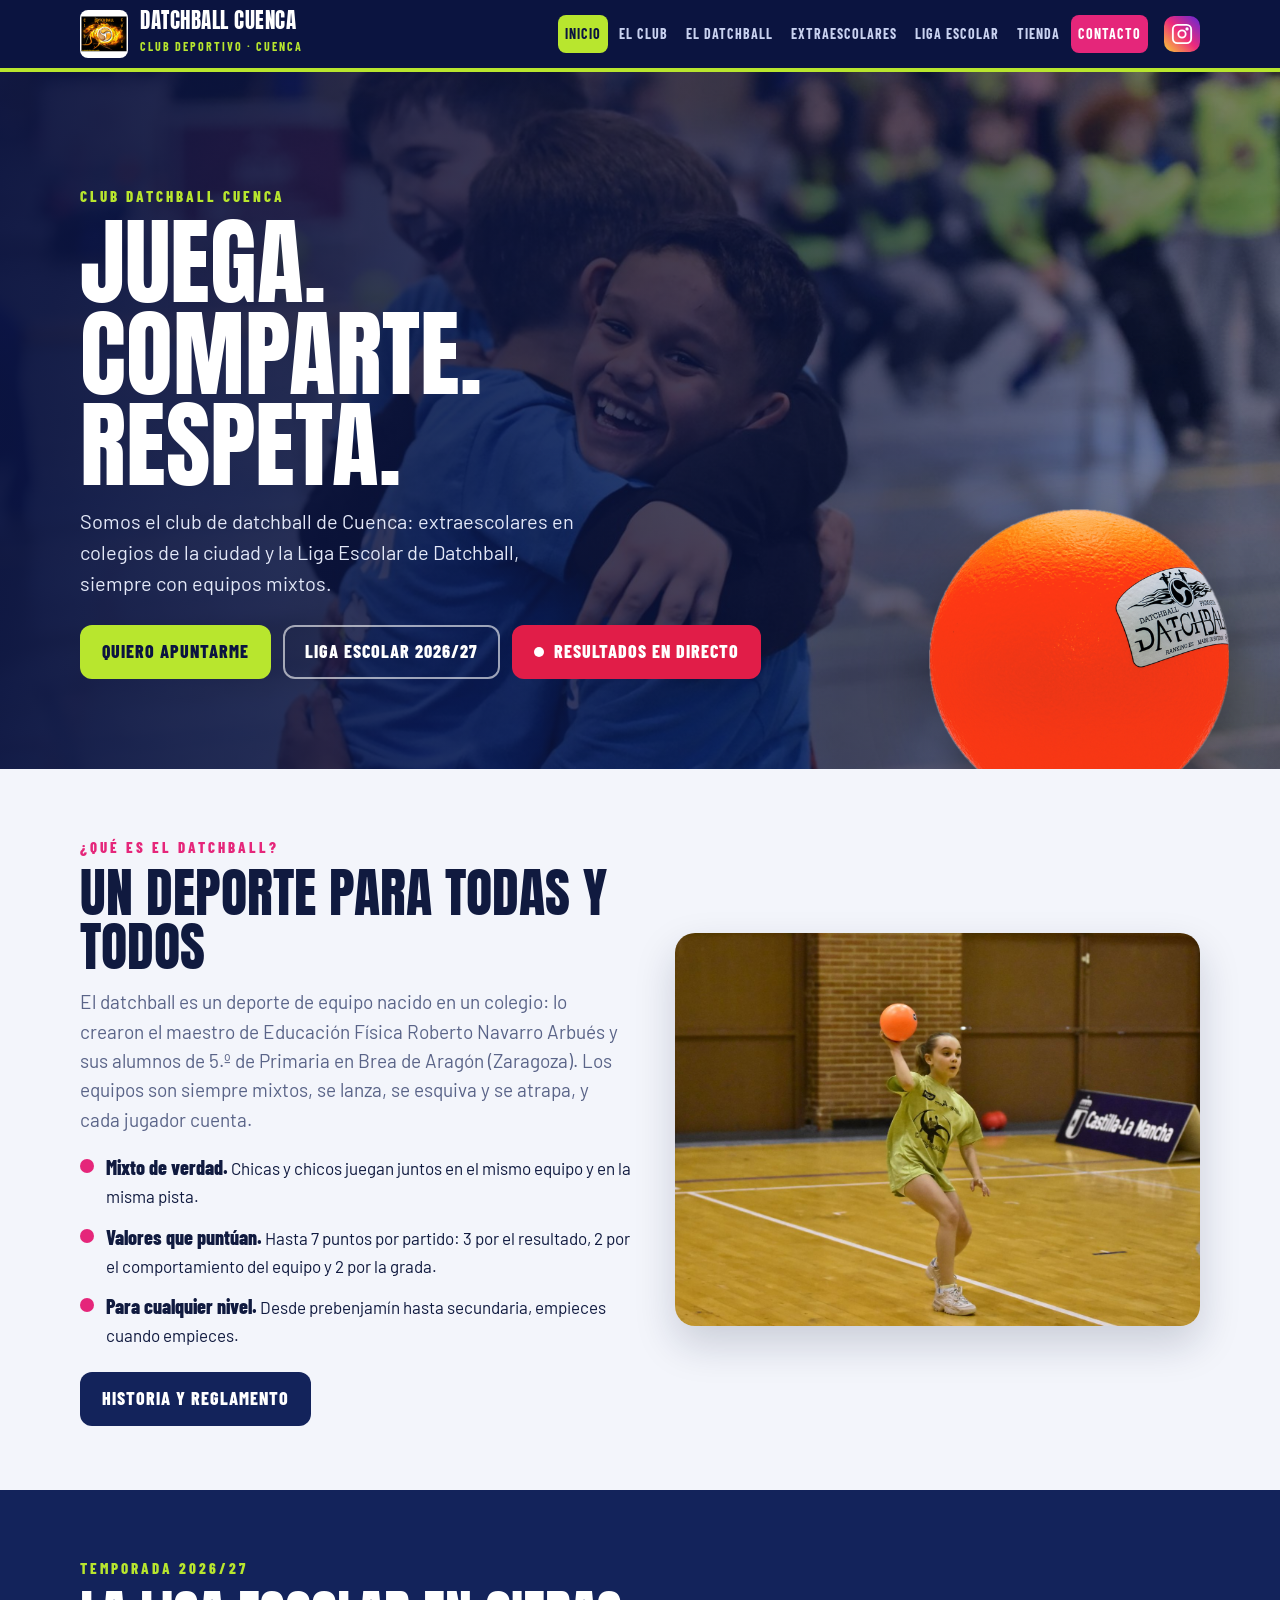
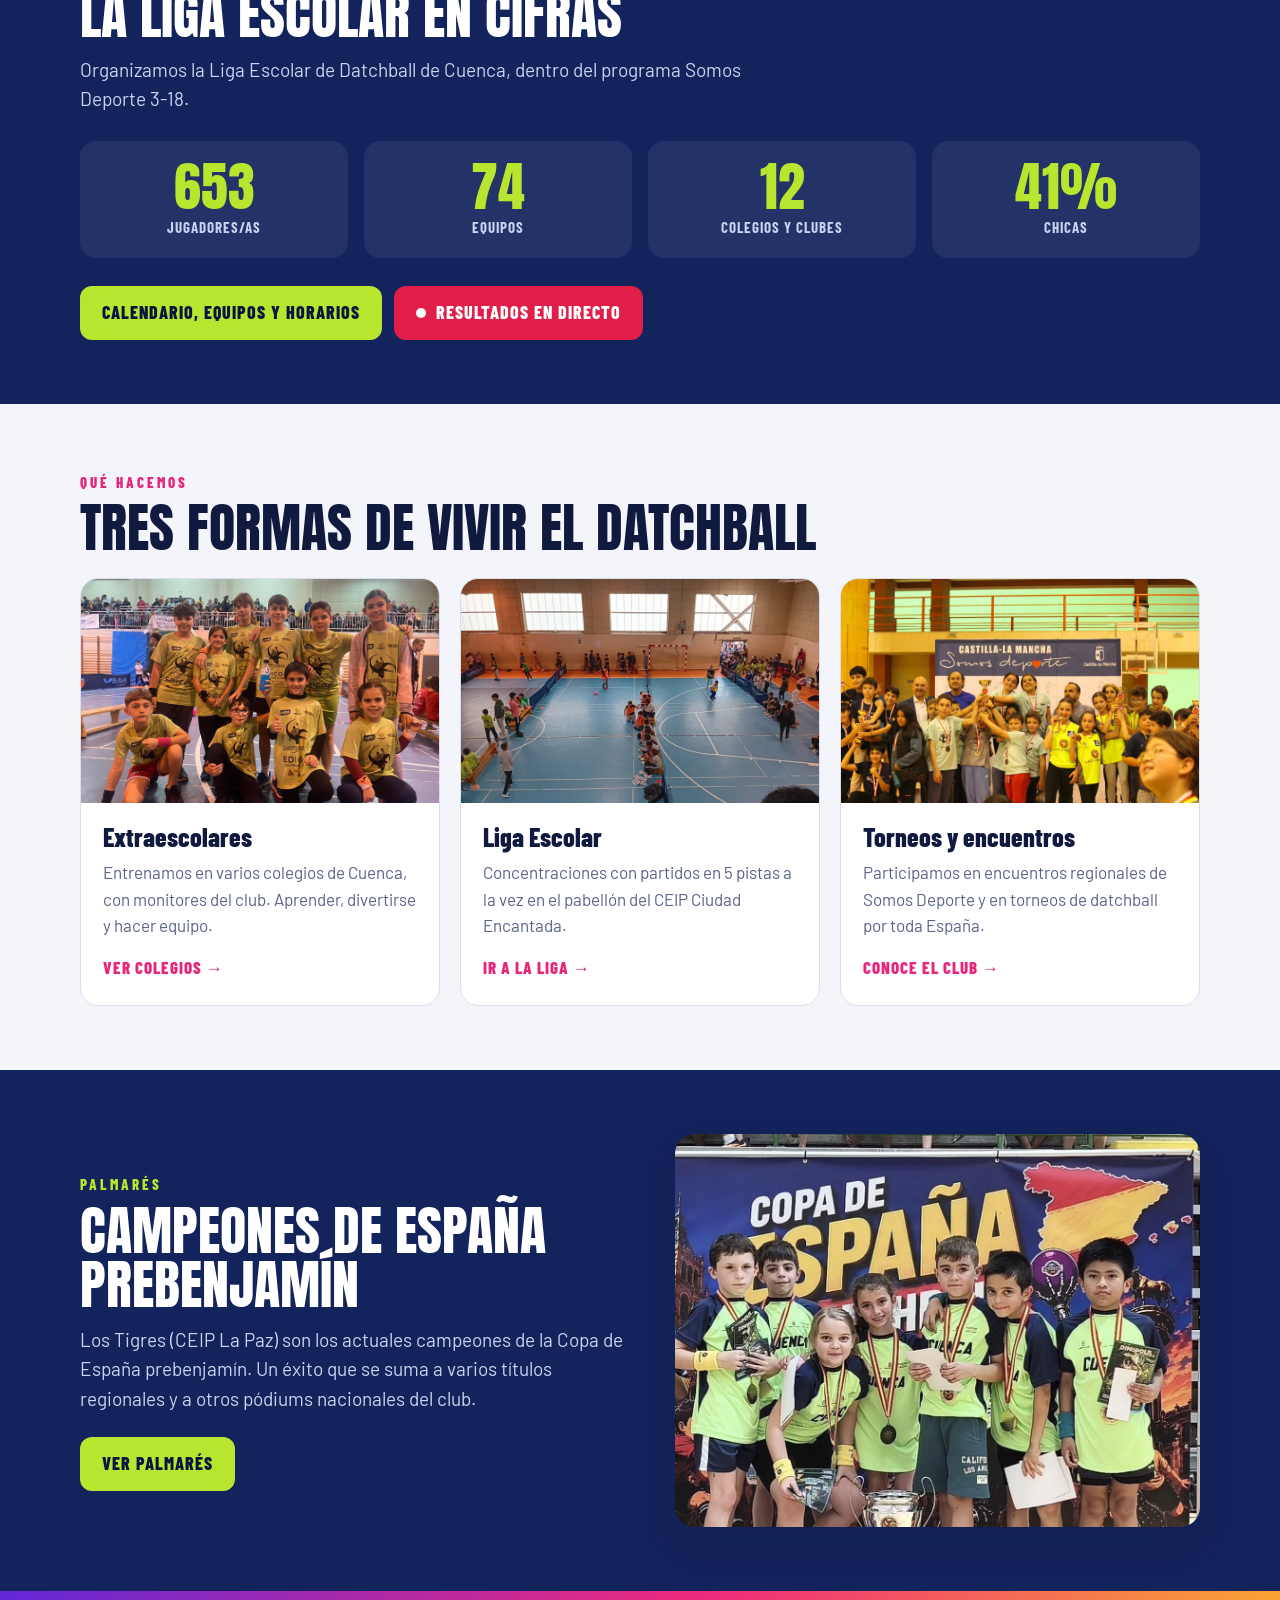
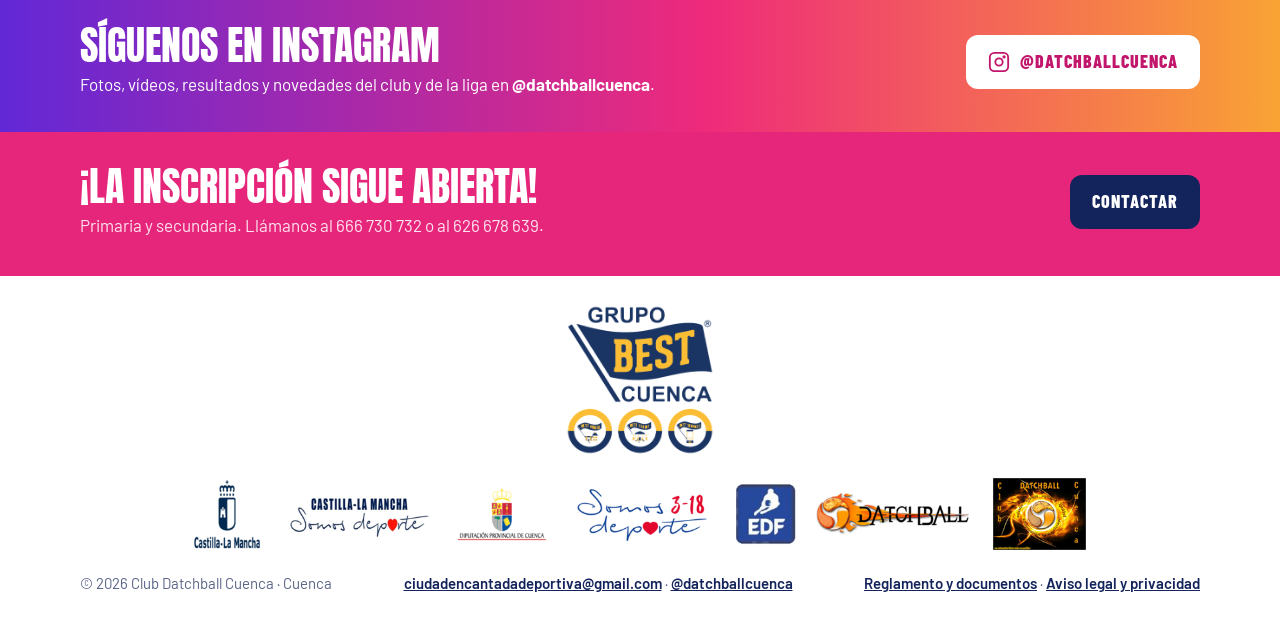
<file: index.html>
<!doctype html>
<html lang="es"><head><meta charset="utf-8"><meta name="viewport" content="width=device-width,initial-scale=1">
<title>Club Datchball Cuenca · Deporte mixto en Cuenca</title>
<meta name="description" content="Club Datchball Cuenca: extraescolares de datchball en colegios de Cuenca y organización de la Liga Escolar de Datchball 2026/27.">
<meta property="og:title" content="Club Datchball Cuenca · Deporte mixto en Cuenca"><meta property="og:description" content="Club Datchball Cuenca: extraescolares de datchball en colegios de Cuenca y organización de la Liga Escolar de Datchball 2026/27."><meta property="og:image" content="img/hero.jpg"><meta property="og:locale" content="es_ES">
<link rel="icon" href="img/logo-club.png">
<link rel="preconnect" href="https://fonts.googleapis.com"><link rel="preconnect" href="https://fonts.gstatic.com" crossorigin>
<link rel="stylesheet" href="https://fonts.googleapis.com/css2?family=Barlow+Condensed:wght@600;700;800&family=Barlow:wght@400;500;600;700&display=swap">
<link rel="stylesheet" href="css/style.css">
</head><body>
<header class="top"><div class="wrap topin">
 <a class="brand" href="index.html"><img src="img/logo-club.png" alt="Escudo del Club Datchball Cuenca" width="48" height="48"><span><b>DATCHBALL CUENCA</b><small>Club deportivo · Cuenca</small></span></a>
 <a class="igbtn" href="https://www.instagram.com/datchballcuenca/" target="_blank" rel="noopener" aria-label="Síguenos en Instagram: @datchballcuenca" title="Instagram @datchballcuenca"><svg viewBox="0 0 24 24" fill="none" stroke="currentColor" stroke-width="2" stroke-linecap="round" stroke-linejoin="round"><rect x="2" y="2" width="20" height="20" rx="5"/><circle cx="12" cy="12" r="4"/><circle cx="17.5" cy="6.5" r=".8" fill="currentColor"/></svg><span>@datchballcuenca</span></a>
 <button class="burger" aria-label="Abrir menú" aria-expanded="false" onclick="const n=document.getElementById('menu');n.classList.toggle('open');this.setAttribute('aria-expanded',n.classList.contains('open'))">☰</button>
 <nav class="menu" id="menu" aria-label="Menú principal"><a href="index.html" aria-current="page">Inicio</a><a href="club.html">El club</a><a href="datchball.html">El datchball</a><a href="extraescolares.html">Extraescolares</a><a href="liga/index.html">Liga escolar</a><a href="tienda.html">Tienda</a><a href="contacto.html" class="cta">Contacto</a></nav>
</div></header>
<main>

<section class="hero"><img src="img/hero.jpg" alt="">
 <div class="wrap"><span class="eyebrow">Club Datchball Cuenca</span>
  <h1>Juega. Comparte. Respeta.</h1>
  <p>Somos el club de datchball de Cuenca: extraescolares en colegios de la ciudad y la Liga Escolar de Datchball, siempre con equipos mixtos.</p>
  <div class="btns"><a class="btn" href="extraescolares.html">Quiero apuntarme</a><a class="btn ghost" href="liga/index.html">Liga escolar 2026/27</a><a class="btn live" href="https://copafacil.com/-34f3w" target="_blank" rel="noopener"><i class="dot"></i>Resultados en directo</a></div>
 </div><img class="ball" src="img/ball_orange.png" alt=""></section>

<section class="blk"><div class="wrap split">
 <div><span class="eyebrow">¿Qué es el datchball?</span><h2 class="h2">Un deporte para todas y todos</h2>
  <p class="lead">El datchball es un deporte de equipo nacido en un colegio: lo crearon el maestro de Educación Física Roberto Navarro Arbués y sus alumnos de 5.º de Primaria en Brea de Aragón (Zaragoza). Los equipos son siempre mixtos, se lanza, se esquiva y se atrapa, y cada jugador cuenta.</p>
  <ul class="vals">
   <li><span><b>Mixto de verdad.</b> Chicas y chicos juegan juntos en el mismo equipo y en la misma pista.</span></li>
   <li><span><b>Valores que puntúan.</b> Hasta 7 puntos por partido: 3 por el resultado, 2 por el comportamiento del equipo y 2 por la grada.</span></li>
   <li><span><b>Para cualquier nivel.</b> Desde prebenjamín hasta secundaria, empieces cuando empieces.</span></li>
  </ul>
  <div class="btns" style="margin-top:24px"><a class="btn navy" href="datchball.html">Historia y reglamento</a></div></div>
 <div class="photo"><img src="img/lanz.jpg" alt="Jugadora lanzando en un partido de datchball"></div>
</div></section>

<section class="blk navy"><div class="wrap">
 <span class="eyebrow" style="color:var(--lime)">Temporada 2026/27</span><h2 class="h2">La liga escolar en cifras</h2>
 <p class="lead">Organizamos la Liga Escolar de Datchball de Cuenca, dentro del programa Somos Deporte 3-18.</p>
 <div class="stats"><div><b>653</b><span>Jugadores/as</span></div><div><b>74</b><span>Equipos</span></div><div><b>12</b><span>Colegios y clubes</span></div><div><b>41%</b><span>Chicas</span></div></div>
 <div class="btns" style="margin-top:28px"><a class="btn" href="liga/index.html">Calendario, equipos y horarios</a><a class="btn live" href="https://copafacil.com/-34f3w" target="_blank" rel="noopener"><i class="dot"></i>Resultados en directo</a></div>
</div></section>

<section class="blk"><div class="wrap">
 <span class="eyebrow">Qué hacemos</span><h2 class="h2">Tres formas de vivir el datchball</h2>
 <div class="grid g3" style="margin-top:24px">
  <a class="card" href="extraescolares.html"><img class="ci" src="img/equipo1.jpg" alt=""><div class="cb"><h3>Extraescolares</h3><p>Entrenamos en varios colegios de Cuenca, con monitores del club. Aprender, divertirse y hacer equipo.</p><span class="more">Ver colegios →</span></div></a>
  <a class="card" href="liga/index.html"><img class="ci" src="img/pabellon.jpg" alt=""><div class="cb"><h3>Liga Escolar</h3><p>Concentraciones con partidos en 5 pistas a la vez en el pabellón del CEIP Ciudad Encantada.</p><span class="more">Ir a la liga →</span></div></a>
  <a class="card" href="club.html"><img class="ci" src="img/podio.jpg" alt=""><div class="cb"><h3>Torneos y encuentros</h3><p>Participamos en encuentros regionales de Somos Deporte y en torneos de datchball por toda España.</p><span class="more">Conoce el club →</span></div></a>
 </div></div></section>

<section class="blk navy"><div class="wrap split">
 <div><span class="eyebrow" style="color:var(--lime)">Palmarés</span><h2 class="h2">Campeones de España prebenjamín</h2>
  <p class="lead">Los Tigres (CEIP La Paz) son los actuales campeones de la Copa de España prebenjamín. Un éxito que se suma a varios títulos regionales y a otros pódiums nacionales del club.</p>
  <div class="btns" style="margin-top:24px"><a class="btn" href="club.html#palmares">Ver palmarés</a></div></div>
 <div class="photo"><img src="img/tigres-copa-espana.jpg" alt="Los Tigres (CEIP La Paz), campeones de la Copa de España prebenjamín" style="aspect-ratio:4/3;object-position:center 45%"></div>
</div></section>

<section class="band igband"><div class="wrap"><div><h2>Síguenos en Instagram</h2><p>Fotos, vídeos, resultados y novedades del club y de la liga en <b>@datchballcuenca</b>.</p></div><a class="btn igcta" href="https://www.instagram.com/datchballcuenca/" target="_blank" rel="noopener"><svg viewBox="0 0 24 24" fill="none" stroke="currentColor" stroke-width="2" stroke-linecap="round" stroke-linejoin="round"><rect x="2" y="2" width="20" height="20" rx="5"/><circle cx="12" cy="12" r="4"/><circle cx="17.5" cy="6.5" r=".8" fill="currentColor"/></svg> @datchballcuenca</a></div></section>
<section class="band"><div class="wrap"><div><h2>¡La inscripción sigue abierta!</h2><p>Primaria y secundaria. Llámanos al 666 730 732 o al 626 678 639.</p></div><a class="btn navy" href="contacto.html">Contactar</a></div></section>

</main>
<footer class="foot"><div class="wrap">
 <div class="footsp"><a href="club.html#patrocinadores"><img src="img/grupo-best-cuenca.png" alt="Grupo Best Cuenca, patrocinador principal" width="150"></a></div>
 <img class="strip" src="img/strip.png" alt="Castilla-La Mancha · Somos Deporte · Diputación de Cuenca · Somos Deporte 3-18 · Datchball · Club Datchball Cuenca">
 <div class="cols"><span>© 2026 Club Datchball Cuenca · Cuenca</span>
 <span><a href="mailto:ciudadencantadadeportiva@gmail.com">ciudadencantadadeportiva@gmail.com</a> · <a href="https://www.instagram.com/datchballcuenca/" target="_blank" rel="noopener">@datchballcuenca</a></span>
 <span><a href="datchball.html#documentos">Reglamento y documentos</a> · <a href="aviso-legal.html">Aviso legal y privacidad</a></span></div>
</div></footer>
</body></html>
</file>
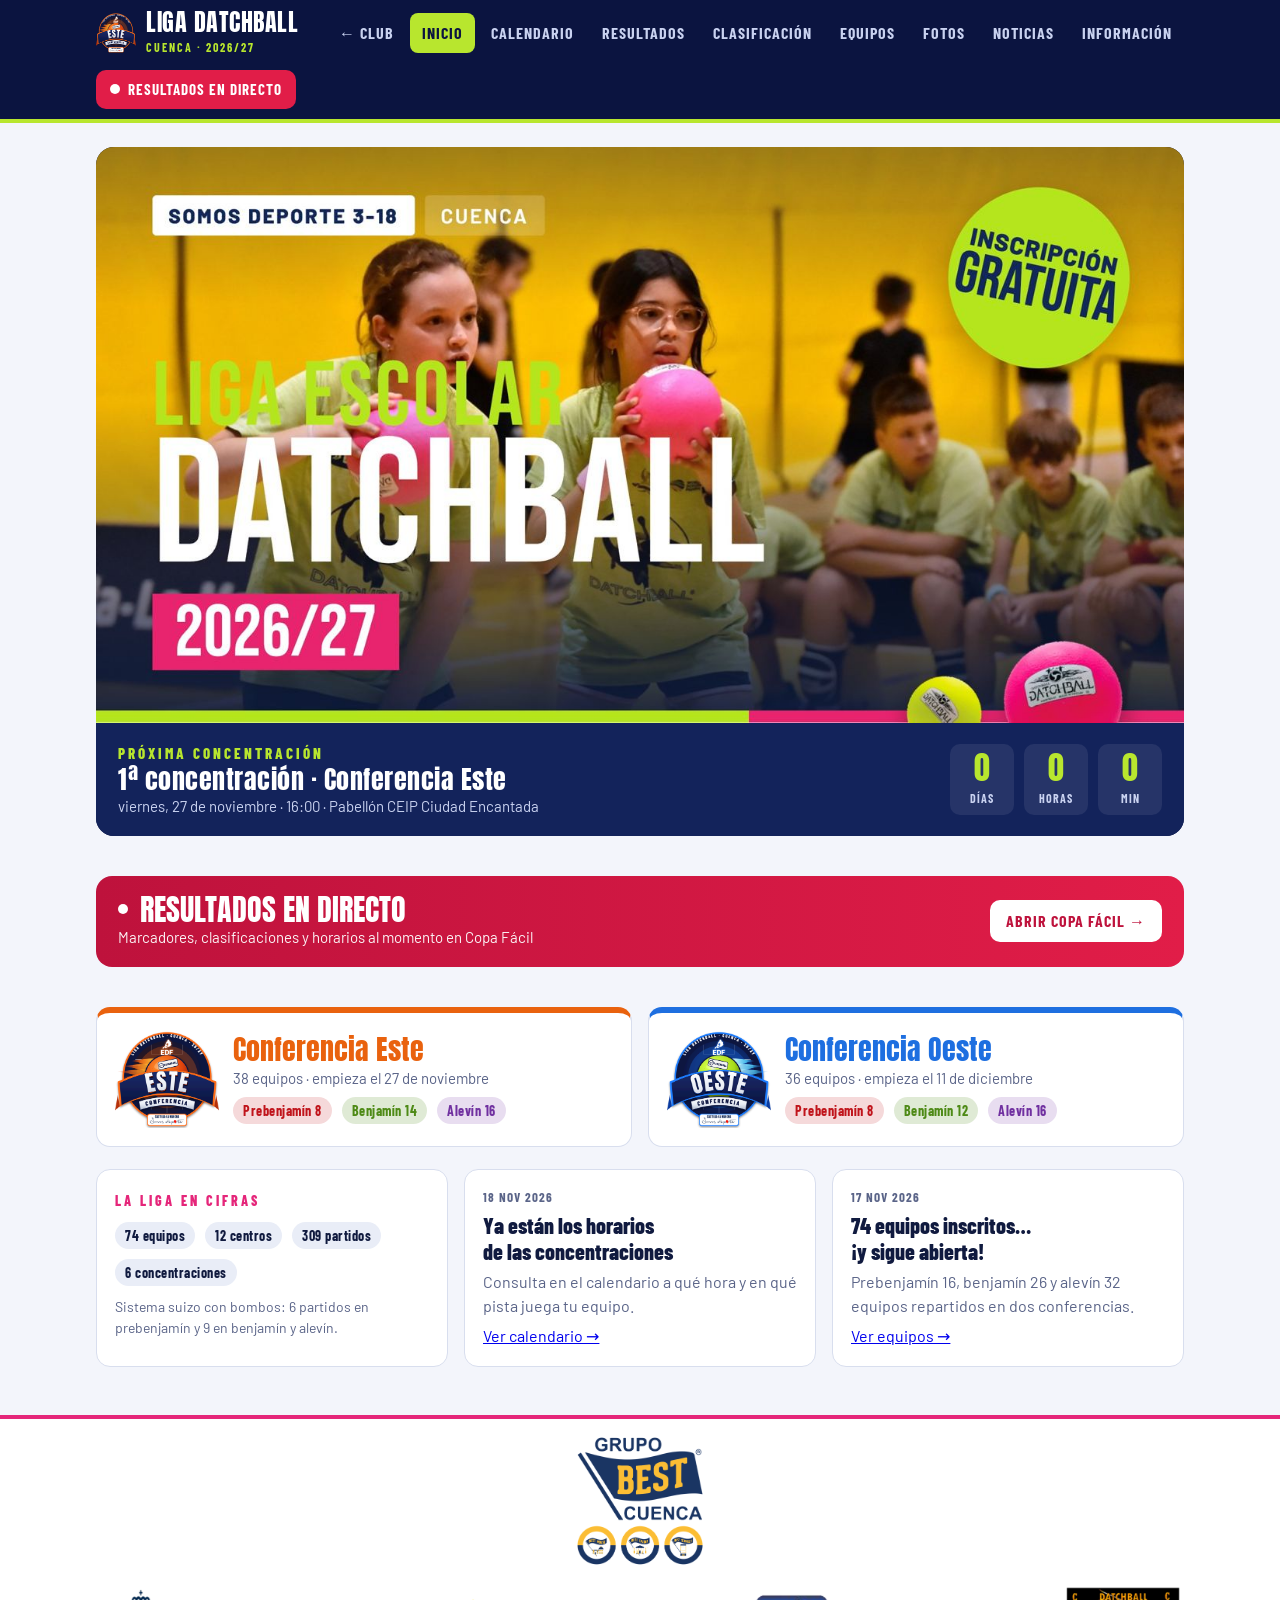
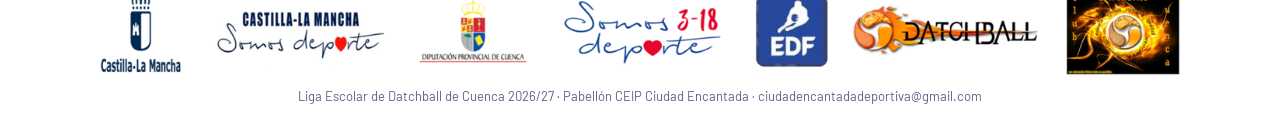
<file: liga/index.html>
<!doctype html>
<html lang="es"><head><meta charset="utf-8"><meta name="viewport" content="width=device-width,initial-scale=1,viewport-fit=cover">
<title>Liga Escolar de Datchball Cuenca 2026/27 · Club Datchball Cuenca</title>
<meta name="description" content="Calendario, horarios, equipos y clasificación de la Liga Escolar de Datchball de Cuenca 2026/27.">
<link rel="icon" href="../img/logo-club.png">
<style>body{margin:0}img{max-width:100%}[hidden]{display:none!important}
.livebtn{display:inline-flex;align-items:center;gap:8px;background:#e11d48;color:#fff;text-decoration:none;font-family:var(--cond);font-weight:700;letter-spacing:1px;text-transform:uppercase;font-size:15px;padding:8px 14px;border-radius:10px;white-space:nowrap}
.livebtn i,.livecard i{width:10px;height:10px;border-radius:50%;background:#fff;flex:none;animation:livepulse 1.6s infinite}
@keyframes livepulse{0%{box-shadow:0 0 0 0 rgba(255,255,255,.7)}70%{box-shadow:0 0 0 9px rgba(255,255,255,0)}100%{box-shadow:0 0 0 0 rgba(255,255,255,0)}}
.livecard{display:flex;align-items:center;justify-content:space-between;gap:14px;flex-wrap:wrap;background:linear-gradient(90deg,#be123c,#e11d48);color:#fff;text-decoration:none;border-radius:16px;padding:18px 22px;margin:18px 0}
.livecard b{font-family:var(--display);font-weight:400;font-size:clamp(22px,3.4vw,30px);text-transform:uppercase;line-height:1.05;display:flex;align-items:center;gap:12px}
.livecard span{font-size:15px;opacity:.95}
.livecard em{font-style:normal;background:#fff;color:#be123c;font-family:var(--cond);font-weight:700;letter-spacing:1px;text-transform:uppercase;padding:9px 16px;border-radius:10px}
@media (prefers-reduced-motion:reduce){.livebtn i,.livecard i{animation:none}}
@media (max-width:600px){.livebtn{font-size:13px;padding:7px 10px}}

.game.done .tm .sc{font-family:var(--display);font-size:30px;line-height:1;min-width:34px;text-align:right}
.game .tm.win b{font-weight:800}.game .tm.win .sc{color:#16a34a}
.game .fin{color:#16a34a;text-transform:uppercase;font-size:12px;letter-spacing:1px}
</style>
</head><body>
<link rel="preconnect" href="https://fonts.googleapis.com">
<link rel="stylesheet" href="https://fonts.googleapis.com/css2?family=Anton&family=Barlow+Condensed:wght@600;700;800&family=Barlow:wght@400;500;600;700&display=swap">
<style>
/* Layout: sticky navy header + section views (hash routes); poster palette — navy, lime, pink, sun yellow; Este orange / Oeste blue */
:root{
  --bg:#F3F5FB; --surface:#FFFFFF; --surface2:#E9EDF7; --fg:#101A3F; --muted:#5A6488; --line:#D8DEEE;
  --navy:#13235B; --navy2:#0B1440; --lime:#B8E62E; --pink:#E5267A; --sun:#F5C518;
  --este:#E9620E; --oeste:#1E6FE0; --onnavy:#FFFFFF;
  --cP:#C0141B; --cB:#4E8A16; --cA:#7030A0;
  --display:'Anton',Impact,'Arial Narrow',sans-serif; --cond:'Barlow Condensed','Arial Narrow',sans-serif; --body:'Barlow',system-ui,-apple-system,'Segoe UI',sans-serif;
  color-scheme:light;
}
@media (prefers-color-scheme: dark){:root:not([data-theme="light"]){
  --bg:#080E2A; --surface:#111B45; --surface2:#18245A; --fg:#EEF1FB; --muted:#A3ADCF; --line:#26336B;
  --este:#FF8A3D; --oeste:#5C9DFF; --cP:#FF6B6B; --cB:#9AD75A; --cA:#C28CFF; color-scheme:dark}}
:root[data-theme="dark"]{
  --bg:#080E2A; --surface:#111B45; --surface2:#18245A; --fg:#EEF1FB; --muted:#A3ADCF; --line:#26336B;
  --este:#FF8A3D; --oeste:#5C9DFF; --cP:#FF6B6B; --cB:#9AD75A; --cA:#C28CFF; color-scheme:dark}
*{box-sizing:border-box}
body{background:var(--bg);color:var(--fg);font-family:var(--body);font-size:16px;line-height:1.5}
body::before{content:"";position:fixed;inset:0 0 auto;height:env(safe-area-inset-top,0px);z-index:10;background:var(--navy2)}
.wrap{max-width:1120px;margin:0 auto;padding-left:max(16px,env(safe-area-inset-left,0px));padding-right:max(16px,env(safe-area-inset-right,0px))}
header.top{position:sticky;top:env(safe-area-inset-top,0px);z-index:5;background:var(--navy2);color:var(--onnavy);border-bottom:4px solid var(--lime)}
.topin{display:flex;align-items:center;gap:14px;padding-block:10px;flex-wrap:wrap}
.brand{display:flex;align-items:center;gap:10px;text-decoration:none;color:inherit;margin-right:auto}
.brand b{font-family:var(--display);font-weight:400;font-size:24px;letter-spacing:.5px;line-height:1}
.brand small{display:block;font-family:var(--cond);font-weight:700;letter-spacing:2px;font-size:12px;color:var(--lime)}
nav.menu{display:flex;gap:4px;overflow-x:auto;scrollbar-width:none;max-width:100%}
nav.menu a{font-family:var(--cond);font-weight:700;letter-spacing:1px;font-size:16px;text-transform:uppercase;color:#C9D2F0;text-decoration:none;padding:8px 12px;border-radius:8px;white-space:nowrap}
nav.menu a:hover{color:#fff;background:rgba(255,255,255,.08)}
nav.menu a[aria-current="page"]{background:var(--lime);color:var(--navy2)}
.draft{background:var(--sun);color:#1A1A1A;font-family:var(--cond);font-weight:700;font-size:14px;letter-spacing:.5px;text-align:center;padding:5px 12px}
main{padding-block:24px 48px}
h1,h2,h3{text-wrap:balance;margin:0}
.eyebrow{font-family:var(--cond);font-weight:800;letter-spacing:3px;text-transform:uppercase;font-size:14px;color:var(--pink)}
.h2{font-family:var(--display);font-weight:400;font-size:clamp(30px,5vw,44px);line-height:1;text-transform:uppercase;letter-spacing:.5px}
.lead{color:var(--muted);max-width:65ch;margin:8px 0 0}
section.view{display:flex;flex-direction:column;gap:22px}
/* hero */
.hero{position:relative;border-radius:18px;overflow:hidden;background:var(--navy2)}
.hero img{display:block;width:100%;height:auto}
.heroband{display:grid;grid-template-columns:1fr auto;gap:16px;align-items:center;background:var(--navy);color:#fff;padding:18px 22px}
.count{display:flex;gap:10px}
.count div{background:rgba(255,255,255,.08);border-radius:10px;padding:6px 12px;text-align:center;min-width:64px}
.count b{display:block;font-family:var(--display);font-weight:400;font-size:32px;line-height:1.1;color:var(--lime);font-variant-numeric:tabular-nums}
.count span{font-family:var(--cond);font-weight:700;letter-spacing:1px;font-size:12px;text-transform:uppercase;color:#C9D2F0}
.nextc b.t{font-family:var(--display);font-weight:400;font-size:26px;letter-spacing:.5px;line-height:1.1;display:block}
.nextc span{color:#C9D2F0;font-size:15px}
.grid{display:grid;gap:16px}
.g2{grid-template-columns:repeat(auto-fit,minmax(min(100%,320px),1fr))}
.g3{grid-template-columns:repeat(auto-fit,minmax(min(100%,240px),1fr))}
.card{background:var(--surface);border:1px solid var(--line);border-radius:14px;padding:18px;min-width:0}
.conf{display:flex;gap:14px;align-items:center;border-top:6px solid var(--c)}
.conf img{width:104px;height:auto;flex:none}
.conf h3{font-family:var(--display);font-weight:400;font-size:28px;color:var(--c);line-height:1}
.conf p{margin:4px 0 0;color:var(--muted);font-size:15px}
.stat{display:flex;gap:10px;flex-wrap:wrap;margin-top:8px}
.chip{display:inline-flex;align-items:center;gap:6px;font-family:var(--cond);font-weight:700;font-size:14px;letter-spacing:.5px;padding:3px 10px;border-radius:99px;background:var(--surface2);color:var(--fg);white-space:nowrap}
.chip.P{background:color-mix(in srgb,var(--cP) 16%,transparent);color:var(--cP)}
.chip.B{background:color-mix(in srgb,var(--cB) 18%,transparent);color:var(--cB)}
.chip.A{background:color-mix(in srgb,var(--cA) 16%,transparent);color:var(--cA)}
.chip.E{background:color-mix(in srgb,var(--este) 16%,transparent);color:var(--este)}
.chip.O{background:color-mix(in srgb,var(--oeste) 16%,transparent);color:var(--oeste)}
.news{display:flex;flex-direction:column;gap:6px}
.news time{font-family:var(--cond);font-weight:700;color:var(--muted);letter-spacing:1px;font-size:13px;text-transform:uppercase}
.news h3{font-family:var(--cond);font-weight:800;font-size:22px;line-height:1.15}
.news p{margin:0;color:var(--muted)}
/* toolbar */
.bar{display:flex;gap:10px;flex-wrap:wrap;align-items:end}
.field{display:flex;flex-direction:column;gap:4px;min-width:0}
.field label{font-family:var(--cond);font-weight:700;letter-spacing:1.5px;font-size:13px;text-transform:uppercase;color:var(--muted)}
select,input[type=text]{font:inherit;font-size:15px;padding:9px 12px;border-radius:10px;border:1px solid var(--line);background:var(--surface);color:var(--fg);max-width:100%}
.seg{display:flex;gap:6px;flex-wrap:wrap}
.seg button{font-family:var(--cond);font-weight:700;font-size:15px;letter-spacing:.5px;border:1px solid var(--line);background:var(--surface);color:var(--fg);padding:8px 12px;border-radius:10px;cursor:pointer}
.seg button[aria-pressed="true"]{background:var(--navy);border-color:var(--navy);color:#fff}
.seg button .d{display:block;font-size:12px;font-weight:600;opacity:.75}
button:focus-visible,a:focus-visible,select:focus-visible,input:focus-visible{outline:3px solid var(--pink);outline-offset:2px}
/* schedule */
.slot{display:grid;grid-template-columns:86px 1fr;gap:12px;border-top:1px solid var(--line);padding-block:12px}
.slot .h{font-family:var(--display);font-weight:400;font-size:26px;line-height:1;font-variant-numeric:tabular-nums}
.slot .h small{display:block;font-family:var(--cond);font-weight:700;font-size:13px;color:var(--muted);letter-spacing:1px}
.games{display:grid;gap:10px;grid-template-columns:repeat(auto-fill,minmax(min(100%,300px),1fr));min-width:0}
.game{background:var(--surface);border:1px solid var(--line);border-left:5px solid var(--cc);border-radius:12px;padding:10px 12px;display:flex;flex-direction:column;gap:6px;min-width:0}
.game.dim{opacity:.35}
.gh{display:flex;justify-content:space-between;gap:8px;font-family:var(--cond);font-weight:700;font-size:13px;letter-spacing:1px;text-transform:uppercase;color:var(--muted)}
.gh .cat{color:var(--cc)}
.tm{display:flex;align-items:center;gap:8px;min-width:0}
.tm img{width:28px;height:28px;object-fit:contain;flex:none;border-radius:4px;background:#fff}
.tm b{font-family:var(--cond);font-weight:800;font-size:18px;line-height:1.1;overflow-wrap:anywhere}
.tm .sc{margin-left:auto;font-family:var(--display);font-size:22px;color:var(--muted);font-variant-numeric:tabular-nums}
.vs{font-family:var(--cond);font-weight:700;font-size:12px;color:var(--muted);letter-spacing:2px;padding-left:36px}
/* tables */
.tblwrap{overflow-x:auto;border:1px solid var(--line);border-radius:12px;background:var(--surface)}
table{border-collapse:collapse;width:100%;font-variant-numeric:tabular-nums}
th,td{padding:9px 10px;text-align:left;border-bottom:1px solid var(--line);white-space:nowrap}
th{font-family:var(--cond);font-weight:700;letter-spacing:1px;font-size:13px;text-transform:uppercase;color:var(--muted);background:var(--surface2)}
td.n{text-align:center}
td.team{display:flex;align-items:center;gap:8px;white-space:normal;min-width:200px}
td.team img{width:24px;height:24px;object-fit:contain;background:#fff;border-radius:3px}
.pos{font-family:var(--display);font-size:18px;color:var(--muted);text-align:center;width:44px}
.note{font-size:14px;color:var(--muted)}
/* teams */
.tlist{display:grid;gap:8px;grid-template-columns:repeat(auto-fill,minmax(min(100%,250px),1fr))}
.tcard{display:flex;gap:10px;align-items:center;background:var(--surface);border:1px solid var(--line);border-radius:12px;padding:10px;cursor:pointer;text-align:left;font:inherit;color:inherit;width:100%}
.tcard:hover{border-color:var(--pink)}
.tcard img{width:40px;height:40px;object-fit:contain;background:#fff;border-radius:6px;flex:none}
.tcard b{font-family:var(--cond);font-weight:800;font-size:18px;line-height:1.1;display:block}
.tcard span{font-size:13px;color:var(--muted)}
/* photos / empty states */
.empty{border:2px dashed var(--line);border-radius:14px;padding:28px 18px;text-align:center;color:var(--muted)}
.empty b{display:block;color:var(--fg);font-family:var(--cond);font-weight:800;font-size:22px}
.ph{aspect-ratio:4/3;border-radius:12px;background:repeating-linear-gradient(135deg,var(--surface2) 0 14px,var(--surface) 14px 28px);display:flex;align-items:center;justify-content:center;color:var(--muted);font-family:var(--cond);font-weight:700;letter-spacing:1px;max-width:100%}
/* admin mock */
.admin{border:2px solid var(--sun);border-radius:16px;padding:18px;background:color-mix(in srgb,var(--sun) 8%,var(--surface))}
.admin h3{font-family:var(--cond);font-weight:800;font-size:22px}
.admin .row{display:flex;gap:8px;flex-wrap:wrap;align-items:center}
.admin input[type=number]{width:64px;font:inherit;padding:8px;border-radius:8px;border:1px solid var(--line);background:var(--surface);color:var(--fg)}
.btn{font-family:var(--cond);font-weight:800;letter-spacing:1px;font-size:15px;text-transform:uppercase;padding:10px 16px;border-radius:10px;border:0;background:var(--navy);color:#fff;cursor:pointer}
.btn.alt{background:var(--lime);color:var(--navy2)}
.btn[disabled]{opacity:.55;cursor:not-allowed}
footer.foot{background:#fff;border-top:4px solid var(--pink);padding-block:16px}
footer.foot img{display:block;max-width:100%;height:auto;margin:0 auto}
footer.foot p{text-align:center;font-size:13px;color:#5A6488;margin:8px 0 0}
.modal{position:fixed;inset:0;background:rgba(5,10,30,.6);display:flex;align-items:center;justify-content:center;padding:max(16px,env(safe-area-inset-top,0px)) max(16px,env(safe-area-inset-right,0px)) max(16px,env(safe-area-inset-bottom,0px)) max(16px,env(safe-area-inset-left,0px));z-index:20}
.modal .card{max-width:560px;width:100%;max-height:90vh;overflow:auto}
.x{float:right;background:none;border:0;font-size:26px;color:var(--muted);cursor:pointer;line-height:1}
@media (max-width:640px){.heroband{grid-template-columns:1fr}.slot{grid-template-columns:1fr}.brand b{font-size:20px}}
@media (prefers-reduced-motion:no-preference){.game,.tcard{transition:opacity .2s,border-color .2s}}
.admin{display:none!important}
</style>

<header class="top"><div class="wrap topin">
  <a class="brand" href="../index.html" title="Volver a la web del club"><img id="brandimg" alt="" width="40" height="40"><span><b>LIGA DATCHBALL</b><small>CUENCA · 2026/27</small></span></a>
  <nav class="menu" id="menu" aria-label="Secciones"></nav>
  <a class="livebtn" href="https://copafacil.com/-34f3w" target="_blank" rel="noopener"><i></i>Resultados en directo</a>
</div></header>
<main class="wrap" id="app"></main>
<footer class="foot"><div class="wrap"><a href="../club.html#patrocinadores" style="display:block;text-align:center;margin-bottom:10px"><img src="../img/grupo-best-cuenca.png" alt="Grupo Best Cuenca, patrocinador principal" style="width:130px;display:inline-block"></a><img id="stripimg" alt="Castilla-La Mancha · Somos deporte · Diputación de Cuenca · Somos deporte 3-18 · EDF · Datchball · Club Datchball Cuenca"><p>Liga Escolar de Datchball de Cuenca 2026/27 · Pabellón CEIP Ciudad Encantada · ciudadencantadadeportiva@gmail.com</p></div></footer>
<div id="modal"></div>

<script id="resultados">/*RES*/const RES={"1|0|1": [3, 5], "1|0|2": [5, 2], "1|0|3": [2, 5], "1|0|4": [2, 5], "1|0|5": [5, 3], "1|1|1": [3, 5], "1|1|2": [5, 3], "1|1|3": [4, 3], "1|1|4": [5, 2], "1|1|5": [5, 2], "1|2|1": [3, 5], "1|2|2": [3, 1], "1|2|3": [4, 3], "1|2|4": [2, 5], "1|2|5": [2, 5], "1|3|1": [4, 3], "1|3|2": [5, 4], "1|3|3": [2, 5], "1|3|4": [4, 3], "1|3|5": [4, 2], "1|4|1": [4, 2], "1|4|2": [2, 5], "1|4|3": [3, 5], "1|4|4": [5, 2], "1|4|5": [5, 2], "1|5|1": [4, 5], "1|5|2": [3, 5], "1|5|3": [5, 4], "1|5|4": [5, 3], "1|5|5": [5, 2], "1|6|1": [5, 2], "1|6|2": [2, 5], "1|6|3": [5, 4], "1|6|4": [2, 5], "1|6|5": [3, 5], "1|7|1": [5, 4], "1|7|2": [4, 5], "1|7|3": [5, 3], "1|7|4": [2, 5], "1|7|5": [1, 3], "1|8|1": [3, 5], "1|8|2": [5, 2], "1|8|3": [5, 2], "1|8|4": [5, 2], "1|8|5": [3, 5], "1|9|1": [2, 5], "1|9|2": [5, 4], "1|9|3": [3, 5], "1|9|4": [2, 5], "1|9|5": [5, 2], "1|10|1": [5, 3], "1|10|2": [2, 5], "1|10|3": [3, 5]};/*/RES*/</script>
<script>
const PAY={"assets": {"hero": "img/hero.jpg", "conf_E": "img/conf_E.png", "conf_O": "img/conf_O.png", "l_LP": "img/l_LP.png", "l_AG": "img/l_AG.png", "l_SAU": "img/l_SAU.png", "l_RIB": "img/l_RIB.png", "l_CE": "img/l_CE.png", "l_SJ": "img/l_SJ.png", "l_ALB": "img/l_ALB.png", "l_SF": "img/l_SF.png", "l_DC": "img/l_DC.png", "l_DX": "img/l_DX.png", "somos": "img/somos.png", "strip": "img/strip.png"}, "data": {"teams": [{"id": "P|LOS RAYOS|LP", "n": "LOS RAYOS", "s": "LP", "c": "P", "k": "E", "pot": 1}, {"id": "P|LOS GUEPARDOS|LP", "n": "LOS GUEPARDOS", "s": "LP", "c": "P", "k": "E", "pot": 1}, {"id": "P|CRA LOS SAUCES|SAU", "n": "CRA LOS SAUCES", "s": "SAU", "c": "P", "k": "E", "pot": 1}, {"id": "P|DATCHBALL CUENCA Y FEDERICO MUELAS|DC", "n": "DATCHBALL CUENCA Y FEDERICO MUELAS", "s": "DC", "c": "P", "k": "E", "pot": 1}, {"id": "P|MINI-TIGRES|LP", "n": "MINI-TIGRES", "s": "LP", "c": "P", "k": "E", "pot": 2}, {"id": "P|LOS ESCORPIONES|LP", "n": "LOS ESCORPIONES", "s": "LP", "c": "P", "k": "E", "pot": 2}, {"id": "P|LOS TIGRES|ALBA", "n": "LOS TIGRES", "s": "ALBA", "c": "P", "k": "E", "pot": 2}, {"id": "P|CRA RIBERA DEL JÚCAR C|RIB", "n": "CRA RIBERA DEL JÚCAR C", "s": "RIB", "c": "P", "k": "E", "pot": 2}, {"id": "P|LOS METEOROS|LP", "n": "LOS METEOROS", "s": "LP", "c": "P", "k": "O", "pot": 1}, {"id": "P|LOS CAMPEONES|ALBC", "n": "LOS CAMPEONES", "s": "ALBC", "c": "P", "k": "O", "pot": 1}, {"id": "P|TIGRES DE ARCAS|AG", "n": "TIGRES DE ARCAS", "s": "AG", "c": "P", "k": "O", "pot": 1}, {"id": "P|PELOTEROS|CE", "n": "PELOTEROS", "s": "CE", "c": "P", "k": "O", "pot": 1}, {"id": "P|DRAGONES|LP", "n": "DRAGONES", "s": "LP", "c": "P", "k": "O", "pot": 2}, {"id": "P|LOS COMETAS|LP", "n": "LOS COMETAS", "s": "LP", "c": "P", "k": "O", "pot": 2}, {"id": "P|LOS CAPITANES|ALBC", "n": "LOS CAPITANES", "s": "ALBC", "c": "P", "k": "O", "pot": 2}, {"id": "P|LOS PRIMEROS DE ARCAS|AG", "n": "LOS PRIMEROS DE ARCAS", "s": "AG", "c": "P", "k": "O", "pot": 2}, {"id": "B|LOS CIERVOS|LP", "n": "LOS CIERVOS", "s": "LP", "c": "B", "k": "E", "pot": 1}, {"id": "B|LOS HALCONES|ALB", "n": "LOS HALCONES", "s": "ALB", "c": "B", "k": "E", "pot": 1}, {"id": "B|BOMBAS DE FUEGO|RYC", "n": "BOMBAS DE FUEGO", "s": "RYC", "c": "B", "k": "E", "pot": 1}, {"id": "B|CRA LOS SAUCES 1|SAU", "n": "CRA LOS SAUCES 1", "s": "SAU", "c": "B", "k": "E", "pot": 1}, {"id": "B|FEDERICO MUELAS BENJAMÍN|FM", "n": "FEDERICO MUELAS BENJAMÍN", "s": "FM", "c": "B", "k": "E", "pot": 1}, {"id": "B|LOS TIGRES|LP", "n": "LOS TIGRES", "s": "LP", "c": "B", "k": "E", "pot": 2}, {"id": "B|LAS 10 CONSTELACIONES|ALB", "n": "LAS 10 CONSTELACIONES", "s": "ALB", "c": "B", "k": "E", "pot": 2}, {"id": "B|LOS RAMONES|RYC", "n": "LOS RAMONES", "s": "RYC", "c": "B", "k": "E", "pot": 2}, {"id": "B|CRA LOS SAUCES 2|SAU", "n": "CRA LOS SAUCES 2", "s": "SAU", "c": "B", "k": "E", "pot": 2}, {"id": "B|CLUB DATCHBALL CUENCA|DC", "n": "CLUB DATCHBALL CUENCA", "s": "DC", "c": "B", "k": "E", "pot": 2}, {"id": "B|LOS OSITOS GOMINOLA|LP", "n": "LOS OSITOS GOMINOLA", "s": "LP", "c": "B", "k": "E", "pot": 3}, {"id": "B|LAS ÁGUILAS|ALB", "n": "LAS ÁGUILAS", "s": "ALB", "c": "B", "k": "E", "pot": 3}, {"id": "B|CRA RIBERA DEL JÚCAR B|RIB", "n": "CRA RIBERA DEL JÚCAR B", "s": "RIB", "c": "B", "k": "E", "pot": 3}, {"id": "B|DATCHBALL SANTA TERESA|ST", "n": "DATCHBALL SANTA TERESA", "s": "ST", "c": "B", "k": "E", "pot": 3}, {"id": "B|LOS MINIONS DE LA PAZ|LP", "n": "LOS MINIONS DE LA PAZ", "s": "LP", "c": "B", "k": "O", "pot": 1}, {"id": "B|LOS PAPOYS|ALB", "n": "LOS PAPOYS", "s": "ALB", "c": "B", "k": "O", "pot": 1}, {"id": "B|LOS INCREÍBLES|AG", "n": "LOS INCREÍBLES", "s": "AG", "c": "B", "k": "O", "pot": 1}, {"id": "B|SIXSA-PAPOIS|CE", "n": "SIXSA-PAPOIS", "s": "CE", "c": "B", "k": "O", "pot": 1}, {"id": "B|LOS DATCHBOLEROS|LP", "n": "LOS DATCHBOLEROS", "s": "LP", "c": "B", "k": "O", "pot": 2}, {"id": "B|LOS BOMBAZOS|ALB", "n": "LOS BOMBAZOS", "s": "ALB", "c": "B", "k": "O", "pot": 2}, {"id": "B|LOS AMIGOS|AG", "n": "LOS AMIGOS", "s": "AG", "c": "B", "k": "O", "pot": 2}, {"id": "B|CRA SAN JOSÉ DE CALASANZ|SJ", "n": "CRA SAN JOSÉ DE CALASANZ", "s": "SJ", "c": "B", "k": "O", "pot": 2}, {"id": "B|HURACANES|LP", "n": "HURACANES", "s": "LP", "c": "B", "k": "O", "pot": 3}, {"id": "B|LOS VENCEDORES|ALB", "n": "LOS VENCEDORES", "s": "ALB", "c": "B", "k": "O", "pot": 3}, {"id": "B|4ºB (nombre pendiente)|AG", "n": "4ºB (nombre pendiente)", "s": "AG", "c": "B", "k": "O", "pot": 3}, {"id": "B|SUPERESTRELLAS|CE", "n": "SUPERESTRELLAS", "s": "CE", "c": "B", "k": "O", "pot": 3}, {"id": "A|ESPARTANOS|LP", "n": "ESPARTANOS", "s": "LP", "c": "A", "k": "E", "pot": 1}, {"id": "A|LOS BOLT|ALBC", "n": "LOS BOLT", "s": "ALBC", "c": "A", "k": "E", "pot": 1}, {"id": "A|PRETÉRITO PERFECTO SIMPLE|RYC", "n": "PRETÉRITO PERFECTO SIMPLE", "s": "RYC", "c": "A", "k": "E", "pot": 1}, {"id": "A|KAMIKACES|RYC", "n": "KAMIKACES", "s": "RYC", "c": "A", "k": "E", "pot": 1}, {"id": "A|DATCHBALL CUENCA B|DC", "n": "DATCHBALL CUENCA B", "s": "DC", "c": "A", "k": "E", "pot": 1}, {"id": "A|CRA LOS SAUCES|SAU", "n": "CRA LOS SAUCES", "s": "SAU", "c": "A", "k": "E", "pot": 1}, {"id": "A|TIBURONES|LP", "n": "TIBURONES", "s": "LP", "c": "A", "k": "E", "pot": 2}, {"id": "A|LOS FÉNIX|ALBC", "n": "LOS FÉNIX", "s": "ALBC", "c": "A", "k": "E", "pot": 2}, {"id": "A|CAZA DRAGONES|RYC", "n": "CAZA DRAGONES", "s": "RYC", "c": "A", "k": "E", "pot": 2}, {"id": "A|FEDERICO MUELAS ALEVÍN|FM", "n": "FEDERICO MUELAS ALEVÍN", "s": "FM", "c": "A", "k": "E", "pot": 2}, {"id": "A|CRA RIBERA DEL JÚCAR A|RIB", "n": "CRA RIBERA DEL JÚCAR A", "s": "RIB", "c": "A", "k": "E", "pot": 2}, {"id": "A|ESMERALDAS|LP", "n": "ESMERALDAS", "s": "LP", "c": "A", "k": "E", "pot": 3}, {"id": "A|LOS TIBURONES|ALBC", "n": "LOS TIBURONES", "s": "ALBC", "c": "A", "k": "E", "pot": 3}, {"id": "A|PINGÜINOS PELOTEROS|RYC", "n": "PINGÜINOS PELOTEROS", "s": "RYC", "c": "A", "k": "E", "pot": 3}, {"id": "A|DATCHBALL CUENCA A|DC", "n": "DATCHBALL CUENCA A", "s": "DC", "c": "A", "k": "E", "pot": 3}, {"id": "A|DATCHBALL SANTA TERESA|ST", "n": "DATCHBALL SANTA TERESA", "s": "ST", "c": "A", "k": "E", "pot": 3}, {"id": "A|LOS MINIONS|ALBA", "n": "LOS MINIONS", "s": "ALBA", "c": "A", "k": "O", "pot": 1}, {"id": "A|LOS CAÑONEROS|ALBA", "n": "LOS CAÑONEROS", "s": "ALBA", "c": "A", "k": "O", "pot": 1}, {"id": "A|LOS RAYOS|AG", "n": "LOS RAYOS", "s": "AG", "c": "A", "k": "O", "pot": 1}, {"id": "A|LOS MEJORES KAMIKAZES|AG", "n": "LOS MEJORES KAMIKAZES", "s": "AG", "c": "A", "k": "O", "pot": 1}, {"id": "A|LOS PAPOIS|CE", "n": "LOS PAPOIS", "s": "CE", "c": "A", "k": "O", "pot": 1}, {"id": "A|LOS GANADORES|SF", "n": "LOS GANADORES", "s": "SF", "c": "A", "k": "O", "pot": 1}, {"id": "A|KAMICACES II|LP", "n": "KAMICACES II", "s": "LP", "c": "A", "k": "O", "pot": 2}, {"id": "A|LOS PELOTEROS|ALBA", "n": "LOS PELOTEROS", "s": "ALBA", "c": "A", "k": "O", "pot": 2}, {"id": "A|LAS ÁGUILAS|AG", "n": "LAS ÁGUILAS", "s": "AG", "c": "A", "k": "O", "pot": 2}, {"id": "A|SIX SEVEN CUCARACHAS|CE", "n": "SIX SEVEN CUCARACHAS", "s": "CE", "c": "A", "k": "O", "pot": 2}, {"id": "A|LOS CAÑONEROS|SF", "n": "LOS CAÑONEROS", "s": "SF", "c": "A", "k": "O", "pot": 2}, {"id": "A|LOS MÁS TEMIDOS|LP", "n": "LOS MÁS TEMIDOS", "s": "LP", "c": "A", "k": "O", "pot": 3}, {"id": "A|LOS LEONES LANZADORES|ALBA", "n": "LOS LEONES LANZADORES", "s": "ALBA", "c": "A", "k": "O", "pot": 3}, {"id": "A|LOS EXTERMINADORES|AG", "n": "LOS EXTERMINADORES", "s": "AG", "c": "A", "k": "O", "pot": 3}, {"id": "A|GLADIADORES|CE", "n": "GLADIADORES", "s": "CE", "c": "A", "k": "O", "pot": 3}, {"id": "A|LOS INVENCIBLES|SF", "n": "LOS INVENCIBLES", "s": "SF", "c": "A", "k": "O", "pot": 3}], "matches": [[1, 0, 1, "P", 1, "P|LOS RAYOS|LP", "P|DATCHBALL CUENCA Y FEDERICO MUELAS|DC"], [1, 0, 2, "P", 1, "P|LOS GUEPARDOS|LP", "P|CRA LOS SAUCES|SAU"], [1, 0, 3, "P", 2, "P|MINI-TIGRES|LP", "P|LOS TIGRES|ALBA"], [1, 0, 4, "P", 2, "P|LOS ESCORPIONES|LP", "P|CRA RIBERA DEL JÚCAR C|RIB"], [1, 0, 5, "B", 3, "B|LAS 10 CONSTELACIONES|ALB", "B|DATCHBALL SANTA TERESA|ST"], [1, 1, 1, "B", 2, "B|LAS 10 CONSTELACIONES|ALB", "B|LOS RAMONES|RYC"], [1, 1, 2, "P", 2, "P|CRA LOS SAUCES|SAU", "P|DATCHBALL CUENCA Y FEDERICO MUELAS|DC"], [1, 1, 3, "P", 1, "P|MINI-TIGRES|LP", "P|LOS ESCORPIONES|LP"], [1, 1, 4, "P", 1, "P|LOS TIGRES|ALBA", "P|CRA RIBERA DEL JÚCAR C|RIB"], [1, 1, 5, "B", 2, "B|LOS HALCONES|ALB", "B|DATCHBALL SANTA TERESA|ST"], [1, 2, 1, "P", 2, "P|LOS RAYOS|LP", "P|LOS GUEPARDOS|LP"], [1, 2, 2, "B", 1, "B|LAS 10 CONSTELACIONES|ALB", "B|CLUB DATCHBALL CUENCA|DC"], [1, 2, 3, "B", 1, "B|LOS RAMONES|RYC", "B|CRA LOS SAUCES 2|SAU"], [1, 2, 4, "B", 3, "B|LOS HALCONES|ALB", "B|BOMBAS DE FUEGO|RYC"], [1, 2, 5, "B", 1, "B|LOS OSITOS GOMINOLA|LP", "B|DATCHBALL SANTA TERESA|ST"], [1, 3, 1, "B", 1, "B|BOMBAS DE FUEGO|RYC", "B|LOS TIGRES|LP"], [1, 3, 2, "B", 1, "B|FEDERICO MUELAS BENJAMÍN|FM", "B|LAS ÁGUILAS|ALB"], [1, 3, 3, "B", 2, "B|CRA LOS SAUCES 2|SAU", "B|CLUB DATCHBALL CUENCA|DC"], [1, 3, 4, "B", 1, "B|LOS HALCONES|ALB", "B|CRA RIBERA DEL JÚCAR B|RIB"], [1, 3, 5, "B", 3, "B|LOS RAMONES|RYC", "B|LOS OSITOS GOMINOLA|LP"], [1, 4, 1, "B", 2, "B|BOMBAS DE FUEGO|RYC", "B|FEDERICO MUELAS BENJAMÍN|FM"], [1, 4, 2, "B", 3, "B|LAS ÁGUILAS|ALB", "B|CRA RIBERA DEL JÚCAR B|RIB"], [1, 4, 3, "B", 3, "B|LOS CIERVOS|LP", "B|CLUB DATCHBALL CUENCA|DC"], [1, 4, 4, "B", 3, "B|LOS TIGRES|LP", "B|CRA LOS SAUCES 2|SAU"], [1, 4, 5, "B", 2, "B|CRA LOS SAUCES 1|SAU", "B|LOS OSITOS GOMINOLA|LP"], [1, 5, 1, "A", 1, "A|KAMIKACES|RYC", "A|TIBURONES|LP"], [1, 5, 2, "A", 1, "A|CAZA DRAGONES|RYC", "A|DATCHBALL CUENCA A|DC"], [1, 5, 3, "B", 2, "B|LOS CIERVOS|LP", "B|LAS ÁGUILAS|ALB"], [1, 5, 4, "B", 2, "B|LOS TIGRES|LP", "B|CRA RIBERA DEL JÚCAR B|RIB"], [1, 5, 5, "B", 3, "B|CRA LOS SAUCES 1|SAU", "B|FEDERICO MUELAS BENJAMÍN|FM"], [1, 6, 1, "A", 2, "A|KAMIKACES|RYC", "A|DATCHBALL CUENCA B|DC"], [1, 6, 2, "A", 2, "A|ESMERALDAS|LP", "A|DATCHBALL CUENCA A|DC"], [1, 6, 3, "B", 1, "B|LOS CIERVOS|LP", "B|CRA LOS SAUCES 1|SAU"], [1, 6, 4, "A", 3, "A|ESPARTANOS|LP", "A|CAZA DRAGONES|RYC"], [1, 6, 5, "A", 3, "A|TIBURONES|LP", "A|LOS FÉNIX|ALBC"], [1, 7, 1, "A", 3, "A|KAMIKACES|RYC", "A|DATCHBALL CUENCA A|DC"], [1, 7, 2, "A", 2, "A|LOS BOLT|ALBC", "A|TIBURONES|LP"], [1, 7, 3, "A", 2, "A|CAZA DRAGONES|RYC", "A|DATCHBALL SANTA TERESA|ST"], [1, 7, 4, "A", 1, "A|ESPARTANOS|LP", "A|DATCHBALL CUENCA B|DC"], [1, 7, 5, "A", 1, "A|LOS FÉNIX|ALBC", "A|ESMERALDAS|LP"], [1, 8, 1, "A", 1, "A|PRETÉRITO PERFECTO SIMPLE|RYC", "A|FEDERICO MUELAS ALEVÍN|FM"], [1, 8, 2, "A", 1, "A|LOS BOLT|ALBC", "A|CRA RIBERA DEL JÚCAR A|RIB"], [1, 8, 3, "A", 3, "A|PINGÜINOS PELOTEROS|RYC", "A|DATCHBALL SANTA TERESA|ST"], [1, 8, 4, "A", 2, "A|ESPARTANOS|LP", "A|LOS TIBURONES|ALBC"], [1, 8, 5, "A", 2, "A|CRA LOS SAUCES|SAU", "A|LOS FÉNIX|ALBC"], [1, 9, 1, "A", 2, "A|FEDERICO MUELAS ALEVÍN|FM", "A|PINGÜINOS PELOTEROS|RYC"], [1, 9, 2, "A", 3, "A|LOS BOLT|ALBC", "A|CRA LOS SAUCES|SAU"], [1, 9, 3, "A", 3, "A|PRETÉRITO PERFECTO SIMPLE|RYC", "A|DATCHBALL CUENCA B|DC"], [1, 9, 4, "A", 1, "A|LOS TIBURONES|ALBC", "A|DATCHBALL SANTA TERESA|ST"], [1, 9, 5, "A", 3, "A|CRA RIBERA DEL JÚCAR A|RIB", "A|ESMERALDAS|LP"], [1, 10, 1, "A", 3, "A|FEDERICO MUELAS ALEVÍN|FM", "A|LOS TIBURONES|ALBC"], [1, 10, 2, "A", 1, "A|CRA LOS SAUCES|SAU", "A|PINGÜINOS PELOTEROS|RYC"], [1, 10, 3, "A", 2, "A|PRETÉRITO PERFECTO SIMPLE|RYC", "A|CRA RIBERA DEL JÚCAR A|RIB"], [2, 0, 1, "P", 2, "P|LOS METEOROS|LP", "P|LOS CAPITANES|ALBC"], [2, 0, 2, "P", 2, "P|LOS CAMPEONES|ALBC", "P|DRAGONES|LP"], [2, 0, 3, "P", 2, "P|TIGRES DE ARCAS|AG", "P|PELOTEROS|CE"], [2, 0, 4, "P", 2, "P|LOS COMETAS|LP", "P|LOS PRIMEROS DE ARCAS|AG"], [2, 0, 5, "B", 3, "B|CRA SAN JOSÉ DE CALASANZ|SJ", "B|4ºB (nombre pendiente)|AG"], [2, 1, 1, "P", 1, "P|LOS CAPITANES|ALBC", "P|LOS PRIMEROS DE ARCAS|AG"], [2, 1, 2, "P", 1, "P|LOS CAMPEONES|ALBC", "P|LOS COMETAS|LP"], [2, 1, 3, "P", 1, "P|TIGRES DE ARCAS|AG", "P|DRAGONES|LP"], [2, 1, 4, "B", 1, "B|CRA SAN JOSÉ DE CALASANZ|SJ", "B|LOS VENCEDORES|ALB"], [2, 1, 5, "B", 1, "B|SIXSA-PAPOIS|CE", "B|4ºB (nombre pendiente)|AG"], [2, 2, 1, "P", 1, "P|LOS METEOROS|LP", "P|PELOTEROS|CE"], [2, 2, 2, "B", 2, "B|HURACANES|LP", "B|4ºB (nombre pendiente)|AG"], [2, 2, 3, "B", 2, "B|LOS VENCEDORES|ALB", "B|SUPERESTRELLAS|CE"], [2, 2, 4, "B", 2, "B|LOS DATCHBOLEROS|LP", "B|CRA SAN JOSÉ DE CALASANZ|SJ"], [2, 2, 5, "B", 2, "B|SIXSA-PAPOIS|CE", "B|LOS BOMBAZOS|ALB"], [2, 3, 1, "B", 3, "B|LOS BOMBAZOS|ALB", "B|SUPERESTRELLAS|CE"], [2, 3, 2, "B", 3, "B|LOS AMIGOS|AG", "B|HURACANES|LP"], [2, 3, 3, "B", 3, "B|LOS INCREÍBLES|AG", "B|LOS VENCEDORES|ALB"], [2, 3, 4, "B", 3, "B|LOS PAPOYS|ALB", "B|LOS DATCHBOLEROS|LP"], [2, 3, 5, "B", 3, "B|LOS MINIONS DE LA PAZ|LP", "B|SIXSA-PAPOIS|CE"], [2, 4, 1, "B", 1, "B|LOS DATCHBOLEROS|LP", "B|LOS BOMBAZOS|ALB"], [2, 4, 2, "A", 2, "A|LOS PELOTEROS|ALBA", "A|LOS INVENCIBLES|SF"], [2, 4, 3, "B", 1, "B|LOS INCREÍBLES|AG", "B|HURACANES|LP"], [2, 4, 4, "B", 1, "B|LOS PAPOYS|ALB", "B|SUPERESTRELLAS|CE"], [2, 4, 5, "B", 1, "B|LOS MINIONS DE LA PAZ|LP", "B|LOS AMIGOS|AG"], [2, 5, 1, "A", 1, "A|LAS ÁGUILAS|AG", "A|SIX SEVEN CUCARACHAS|CE"], [2, 5, 2, "A", 3, "A|LOS PELOTEROS|ALBA", "A|LOS CAÑONEROS|SF"], [2, 5, 3, "A", 3, "A|LOS EXTERMINADORES|AG", "A|LOS INVENCIBLES|SF"], [2, 5, 4, "B", 2, "B|LOS PAPOYS|ALB", "B|LOS AMIGOS|AG"], [2, 5, 5, "B", 2, "B|LOS MINIONS DE LA PAZ|LP", "B|LOS INCREÍBLES|AG"], [2, 6, 1, "A", 2, "A|SIX SEVEN CUCARACHAS|CE", "A|LOS CAÑONEROS|SF"], [2, 6, 2, "A", 1, "A|LOS MEJORES KAMIKAZES|AG", "A|LOS PELOTEROS|ALBA"], [2, 6, 3, "A", 1, "A|KAMICACES II|LP", "A|LOS INVENCIBLES|SF"], [2, 6, 4, "A", 2, "A|LOS EXTERMINADORES|AG", "A|GLADIADORES|CE"], [2, 6, 5, "A", 3, "A|LOS PAPOIS|CE", "A|LAS ÁGUILAS|AG"], [2, 7, 1, "A", 1, "A|LOS CAÑONEROS|SF", "A|LOS LEONES LANZADORES|ALBA"], [2, 7, 2, "A", 1, "A|LOS MINIONS|ALBA", "A|LOS RAYOS|AG"], [2, 7, 3, "A", 3, "A|SIX SEVEN CUCARACHAS|CE", "A|LOS MÁS TEMIDOS|LP"], [2, 7, 4, "A", 1, "A|LOS GANADORES|SF", "A|LOS EXTERMINADORES|AG"], [2, 7, 5, "A", 2, "A|LOS CAÑONEROS|ALBA", "A|LAS ÁGUILAS|AG"], [2, 8, 1, "A", 3, "A|LOS RAYOS|AG", "A|LOS LEONES LANZADORES|ALBA"], [2, 8, 2, "A", 2, "A|LOS MINIONS|ALBA", "A|LOS MEJORES KAMIKAZES|AG"], [2, 8, 3, "A", 3, "A|KAMICACES II|LP", "A|GLADIADORES|CE"], [2, 8, 4, "A", 2, "A|LOS GANADORES|SF", "A|LOS MÁS TEMIDOS|LP"], [2, 8, 5, "A", 1, "A|LOS CAÑONEROS|ALBA", "A|LOS PAPOIS|CE"], [2, 9, 1, "A", 2, "A|LOS RAYOS|AG", "A|LOS PAPOIS|CE"], [2, 9, 2, "A", 3, "A|LOS MINIONS|ALBA", "A|LOS GANADORES|SF"], [2, 9, 3, "A", 2, "A|KAMICACES II|LP", "A|LOS LEONES LANZADORES|ALBA"], [2, 9, 4, "A", 1, "A|LOS MÁS TEMIDOS|LP", "A|GLADIADORES|CE"], [2, 9, 5, "A", 3, "A|LOS CAÑONEROS|ALBA", "A|LOS MEJORES KAMIKAZES|AG"], [3, 0, 1, "P", 3, "P|LOS RAYOS|LP", "P|CRA LOS SAUCES|SAU"], [3, 0, 2, "P", 3, "P|MINI-TIGRES|LP", "P|CRA RIBERA DEL JÚCAR C|RIB"], [3, 0, 3, "P", 4, "P|LOS GUEPARDOS|LP", "P|LOS ESCORPIONES|LP"], [3, 0, 4, "P", 4, "P|DATCHBALL CUENCA Y FEDERICO MUELAS|DC", "P|LOS TIGRES|ALBA"], [3, 0, 5, "B", 5, "B|CLUB DATCHBALL CUENCA|DC", "B|LOS OSITOS GOMINOLA|LP"], [3, 1, 1, "P", 4, "P|LOS RAYOS|LP", "P|MINI-TIGRES|LP"], [3, 1, 2, "P", 4, "P|CRA LOS SAUCES|SAU", "P|CRA RIBERA DEL JÚCAR C|RIB"], [3, 1, 3, "P", 3, "P|LOS ESCORPIONES|LP", "P|LOS TIGRES|ALBA"], [3, 1, 4, "B", 6, "B|CLUB DATCHBALL CUENCA|DC", "B|DATCHBALL SANTA TERESA|ST"], [3, 1, 5, "B", 4, "B|LOS OSITOS GOMINOLA|LP", "B|CRA RIBERA DEL JÚCAR B|RIB"], [3, 2, 1, "B", 4, "B|LOS TIGRES|LP", "B|DATCHBALL SANTA TERESA|ST"], [3, 2, 2, "B", 6, "B|LOS OSITOS GOMINOLA|LP", "B|LAS ÁGUILAS|ALB"], [3, 2, 3, "P", 3, "P|LOS GUEPARDOS|LP", "P|DATCHBALL CUENCA Y FEDERICO MUELAS|DC"], [3, 2, 4, "B", 4, "B|CRA LOS SAUCES 1|SAU", "B|CLUB DATCHBALL CUENCA|DC"], [3, 2, 5, "B", 5, "B|BOMBAS DE FUEGO|RYC", "B|CRA RIBERA DEL JÚCAR B|RIB"], [3, 3, 1, "B", 5, "B|LOS TIGRES|LP", "B|LOS RAMONES|RYC"], [3, 3, 2, "B", 5, "B|FEDERICO MUELAS BENJAMÍN|FM", "B|LAS 10 CONSTELACIONES|ALB"], [3, 3, 3, "B", 6, "B|CRA LOS SAUCES 2|SAU", "B|CRA RIBERA DEL JÚCAR B|RIB"], [3, 3, 4, "B", 5, "B|CRA LOS SAUCES 1|SAU", "B|DATCHBALL SANTA TERESA|ST"], [3, 3, 5, "B", 4, "B|BOMBAS DE FUEGO|RYC", "B|LAS ÁGUILAS|ALB"], [3, 4, 1, "B", 6, "B|LOS HALCONES|ALB", "B|LOS RAMONES|RYC"], [3, 4, 2, "B", 6, "B|LOS CIERVOS|LP", "B|FEDERICO MUELAS BENJAMÍN|FM"], [3, 4, 3, "B", 5, "B|CRA LOS SAUCES 2|SAU", "B|LAS ÁGUILAS|ALB"], [3, 4, 4, "B", 6, "B|LOS TIGRES|LP", "B|LAS 10 CONSTELACIONES|ALB"], [3, 4, 5, "B", 6, "B|BOMBAS DE FUEGO|RYC", "B|CRA LOS SAUCES 1|SAU"], [3, 5, 1, "B", 4, "B|LOS HALCONES|ALB", "B|CRA LOS SAUCES 2|SAU"], [3, 5, 2, "B", 4, "B|LOS CIERVOS|LP", "B|LAS 10 CONSTELACIONES|ALB"], [3, 5, 3, "B", 4, "B|FEDERICO MUELAS BENJAMÍN|FM", "B|LOS RAMONES|RYC"], [3, 5, 4, "A", 4, "A|KAMIKACES|RYC", "A|LOS TIBURONES|ALBC"], [3, 5, 5, "A", 5, "A|PRETÉRITO PERFECTO SIMPLE|RYC", "A|CRA LOS SAUCES|SAU"], [3, 6, 1, "A", 4, "A|CRA LOS SAUCES|SAU", "A|CRA RIBERA DEL JÚCAR A|RIB"], [3, 6, 2, "B", 5, "B|LOS CIERVOS|LP", "B|LOS HALCONES|ALB"], [3, 6, 3, "A", 6, "A|CAZA DRAGONES|RYC", "A|LOS TIBURONES|ALBC"], [3, 6, 4, "A", 5, "A|ESPARTANOS|LP", "A|KAMIKACES|RYC"], [3, 6, 5, "A", 4, "A|PRETÉRITO PERFECTO SIMPLE|RYC", "A|TIBURONES|LP"], [3, 7, 1, "A", 6, "A|KAMIKACES|RYC", "A|CRA RIBERA DEL JÚCAR A|RIB"], [3, 7, 2, "A", 6, "A|CRA LOS SAUCES|SAU", "A|FEDERICO MUELAS ALEVÍN|FM"], [3, 7, 3, "A", 4, "A|DATCHBALL CUENCA B|DC", "A|CAZA DRAGONES|RYC"], [3, 7, 4, "A", 6, "A|ESPARTANOS|LP", "A|PRETÉRITO PERFECTO SIMPLE|RYC"], [3, 7, 5, "A", 5, "A|TIBURONES|LP", "A|LOS TIBURONES|ALBC"], [3, 8, 1, "A", 5, "A|DATCHBALL CUENCA B|DC", "A|ESMERALDAS|LP"], [3, 8, 2, "A", 5, "A|LOS FÉNIX|ALBC", "A|FEDERICO MUELAS ALEVÍN|FM"], [3, 8, 3, "A", 5, "A|LOS BOLT|ALBC", "A|CAZA DRAGONES|RYC"], [3, 8, 4, "A", 4, "A|ESPARTANOS|LP", "A|DATCHBALL SANTA TERESA|ST"], [3, 8, 5, "A", 5, "A|PINGÜINOS PELOTEROS|RYC", "A|DATCHBALL CUENCA A|DC"], [3, 9, 1, "A", 5, "A|CRA RIBERA DEL JÚCAR A|RIB", "A|DATCHBALL SANTA TERESA|ST"], [3, 9, 2, "A", 4, "A|FEDERICO MUELAS ALEVÍN|FM", "A|ESMERALDAS|LP"], [3, 9, 3, "A", 6, "A|LOS BOLT|ALBC", "A|DATCHBALL CUENCA A|DC"], [3, 9, 4, "A", 6, "A|DATCHBALL CUENCA B|DC", "A|LOS FÉNIX|ALBC"], [3, 9, 5, "A", 6, "A|TIBURONES|LP", "A|PINGÜINOS PELOTEROS|RYC"], [3, 10, 2, "A", 6, "A|ESMERALDAS|LP", "A|DATCHBALL SANTA TERESA|ST"], [3, 10, 3, "A", 4, "A|LOS BOLT|ALBC", "A|PINGÜINOS PELOTEROS|RYC"], [3, 10, 4, "A", 4, "A|LOS FÉNIX|ALBC", "A|DATCHBALL CUENCA A|DC"], [4, 0, 1, "P", 4, "P|LOS METEOROS|LP", "P|LOS PRIMEROS DE ARCAS|AG"], [4, 0, 2, "P", 4, "P|LOS CAMPEONES|ALBC", "P|TIGRES DE ARCAS|AG"], [4, 0, 3, "P", 4, "P|PELOTEROS|CE", "P|LOS COMETAS|LP"], [4, 0, 4, "P", 4, "P|DRAGONES|LP", "P|LOS CAPITANES|ALBC"], [4, 0, 5, "B", 6, "B|LOS INCREÍBLES|AG", "B|SUPERESTRELLAS|CE"], [4, 1, 1, "B", 5, "B|LOS PAPOYS|ALB", "B|LOS INCREÍBLES|AG"], [4, 1, 2, "P", 3, "P|LOS CAMPEONES|ALBC", "P|PELOTEROS|CE"], [4, 1, 3, "P", 3, "P|LOS COMETAS|LP", "P|LOS CAPITANES|ALBC"], [4, 1, 4, "P", 3, "P|DRAGONES|LP", "P|LOS PRIMEROS DE ARCAS|AG"], [4, 1, 5, "B", 5, "B|LOS MINIONS DE LA PAZ|LP", "B|SUPERESTRELLAS|CE"], [4, 2, 1, "P", 3, "P|LOS METEOROS|LP", "P|TIGRES DE ARCAS|AG"], [4, 2, 2, "B", 4, "B|LOS INCREÍBLES|AG", "B|LOS BOMBAZOS|ALB"], [4, 2, 3, "B", 5, "B|SIXSA-PAPOIS|CE", "B|HURACANES|LP"], [4, 2, 4, "B", 6, "B|LOS MINIONS DE LA PAZ|LP", "B|LOS PAPOYS|ALB"], [4, 2, 5, "B", 4, "B|LOS DATCHBOLEROS|LP", "B|SUPERESTRELLAS|CE"], [4, 3, 1, "B", 4, "B|HURACANES|LP", "B|LOS VENCEDORES|ALB"], [4, 3, 2, "B", 5, "B|LOS BOMBAZOS|ALB", "B|CRA SAN JOSÉ DE CALASANZ|SJ"], [4, 3, 3, "B", 4, "B|LOS PAPOYS|ALB", "B|SIXSA-PAPOIS|CE"], [4, 3, 4, "B", 4, "B|LOS MINIONS DE LA PAZ|LP", "B|4ºB (nombre pendiente)|AG"], [4, 3, 5, "B", 5, "B|LOS DATCHBOLEROS|LP", "B|LOS AMIGOS|AG"], [4, 4, 1, "B", 6, "B|CRA SAN JOSÉ DE CALASANZ|SJ", "B|HURACANES|LP"], [4, 4, 2, "B", 6, "B|LOS BOMBAZOS|ALB", "B|4ºB (nombre pendiente)|AG"], [4, 4, 3, "B", 6, "B|SIXSA-PAPOIS|CE", "B|LOS AMIGOS|AG"], [4, 4, 4, "A", 6, "A|LOS MINIONS|ALBA", "A|LOS EXTERMINADORES|AG"], [4, 4, 5, "B", 6, "B|LOS DATCHBOLEROS|LP", "B|LOS VENCEDORES|ALB"], [4, 5, 1, "A", 5, "A|LOS PELOTEROS|ALBA", "A|LOS EXTERMINADORES|AG"], [4, 5, 2, "A", 6, "A|LOS RAYOS|AG", "A|SIX SEVEN CUCARACHAS|CE"], [4, 5, 3, "B", 4, "B|LOS AMIGOS|AG", "B|CRA SAN JOSÉ DE CALASANZ|SJ"], [4, 5, 4, "A", 4, "A|LOS MINIONS|ALBA", "A|LOS PAPOIS|CE"], [4, 5, 5, "B", 5, "B|LOS VENCEDORES|ALB", "B|4ºB (nombre pendiente)|AG"], [4, 6, 1, "A", 6, "A|LOS PAPOIS|CE", "A|LOS PELOTEROS|ALBA"], [4, 6, 2, "A", 4, "A|SIX SEVEN CUCARACHAS|CE", "A|LOS EXTERMINADORES|AG"], [4, 6, 3, "A", 5, "A|LOS RAYOS|AG", "A|LOS INVENCIBLES|SF"], [4, 6, 4, "A", 5, "A|LOS MINIONS|ALBA", "A|LAS ÁGUILAS|AG"], [4, 6, 5, "A", 5, "A|LOS MEJORES KAMIKAZES|AG", "A|GLADIADORES|CE"], [4, 7, 1, "A", 5, "A|LOS PAPOIS|CE", "A|LOS LEONES LANZADORES|ALBA"], [4, 7, 2, "A", 5, "A|LOS CAÑONEROS|ALBA", "A|SIX SEVEN CUCARACHAS|CE"], [4, 7, 3, "A", 4, "A|LOS RAYOS|AG", "A|KAMICACES II|LP"], [4, 7, 4, "A", 4, "A|LOS GANADORES|SF", "A|LAS ÁGUILAS|AG"], [4, 7, 5, "A", 5, "A|LOS CAÑONEROS|SF", "A|LOS MÁS TEMIDOS|LP"], [4, 8, 1, "A", 4, "A|LOS PELOTEROS|ALBA", "A|GLADIADORES|CE"], [4, 8, 2, "A", 4, "A|LOS CAÑONEROS|ALBA", "A|LOS CAÑONEROS|SF"], [4, 8, 3, "A", 4, "A|LOS MÁS TEMIDOS|LP", "A|LOS INVENCIBLES|SF"], [4, 8, 4, "A", 5, "A|LOS GANADORES|SF", "A|KAMICACES II|LP"], [4, 8, 5, "A", 4, "A|LOS MEJORES KAMIKAZES|AG", "A|LOS LEONES LANZADORES|ALBA"], [4, 9, 1, "A", 6, "A|LOS LEONES LANZADORES|ALBA", "A|GLADIADORES|CE"], [4, 9, 2, "A", 6, "A|LOS CAÑONEROS|ALBA", "A|LOS INVENCIBLES|SF"], [4, 9, 3, "A", 6, "A|LAS ÁGUILAS|AG", "A|LOS MÁS TEMIDOS|LP"], [4, 9, 4, "A", 6, "A|KAMICACES II|LP", "A|LOS CAÑONEROS|SF"], [4, 9, 5, "A", 6, "A|LOS MEJORES KAMIKAZES|AG", "A|LOS GANADORES|SF"], [5, 0, 1, "P", 5, "P|LOS RAYOS|LP", "P|LOS TIGRES|ALBA"], [5, 0, 2, "P", 5, "P|LOS GUEPARDOS|LP", "P|CRA RIBERA DEL JÚCAR C|RIB"], [5, 0, 3, "P", 6, "P|CRA LOS SAUCES|SAU", "P|MINI-TIGRES|LP"], [5, 0, 4, "P", 6, "P|DATCHBALL CUENCA Y FEDERICO MUELAS|DC", "P|LOS ESCORPIONES|LP"], [5, 0, 5, "B", 9, "B|CLUB DATCHBALL CUENCA|DC", "B|LAS ÁGUILAS|ALB"], [5, 1, 1, "P", 6, "P|LOS RAYOS|LP", "P|CRA RIBERA DEL JÚCAR C|RIB"], [5, 1, 2, "P", 6, "P|LOS GUEPARDOS|LP", "P|LOS TIGRES|ALBA"], [5, 1, 3, "B", 8, "B|LOS TIGRES|LP", "B|LAS ÁGUILAS|ALB"], [5, 1, 4, "P", 5, "P|DATCHBALL CUENCA Y FEDERICO MUELAS|DC", "P|MINI-TIGRES|LP"], [5, 1, 5, "B", 8, "B|BOMBAS DE FUEGO|RYC", "B|CLUB DATCHBALL CUENCA|DC"], [5, 2, 1, "B", 7, "B|FEDERICO MUELAS BENJAMÍN|FM", "B|LOS TIGRES|LP"], [5, 2, 2, "B", 7, "B|LOS RAMONES|RYC", "B|CLUB DATCHBALL CUENCA|DC"], [5, 2, 3, "P", 5, "P|CRA LOS SAUCES|SAU", "P|LOS ESCORPIONES|LP"], [5, 2, 4, "B", 7, "B|LAS ÁGUILAS|ALB", "B|DATCHBALL SANTA TERESA|ST"], [5, 2, 5, "B", 7, "B|BOMBAS DE FUEGO|RYC", "B|CRA LOS SAUCES 2|SAU"], [5, 3, 1, "B", 8, "B|FEDERICO MUELAS BENJAMÍN|FM", "B|CRA LOS SAUCES 2|SAU"], [5, 3, 2, "B", 8, "B|CRA LOS SAUCES 1|SAU", "B|LOS RAMONES|RYC"], [5, 3, 3, "B", 9, "B|LOS HALCONES|ALB", "B|LOS TIGRES|LP"], [5, 3, 4, "B", 8, "B|LOS CIERVOS|LP", "B|DATCHBALL SANTA TERESA|ST"], [5, 3, 5, "B", 9, "B|BOMBAS DE FUEGO|RYC", "B|LOS OSITOS GOMINOLA|LP"], [5, 4, 1, "B", 9, "B|FEDERICO MUELAS BENJAMÍN|FM", "B|CRA RIBERA DEL JÚCAR B|RIB"], [5, 4, 2, "B", 9, "B|CRA LOS SAUCES 1|SAU", "B|LAS 10 CONSTELACIONES|ALB"], [5, 4, 3, "B", 8, "B|LOS HALCONES|ALB", "B|LOS OSITOS GOMINOLA|LP"], [5, 4, 4, "B", 9, "B|LOS CIERVOS|LP", "B|CRA LOS SAUCES 2|SAU"], [5, 4, 5, "B", 9, "B|LOS RAMONES|RYC", "B|DATCHBALL SANTA TERESA|ST"], [5, 5, 1, "A", 7, "A|PRETÉRITO PERFECTO SIMPLE|RYC", "A|LOS TIBURONES|ALBC"], [5, 5, 2, "B", 7, "B|LAS 10 CONSTELACIONES|ALB", "B|LOS OSITOS GOMINOLA|LP"], [5, 5, 3, "B", 7, "B|LOS HALCONES|ALB", "B|CRA LOS SAUCES 1|SAU"], [5, 5, 4, "B", 7, "B|LOS CIERVOS|LP", "B|CRA RIBERA DEL JÚCAR B|RIB"], [5, 5, 5, "A", 7, "A|TIBURONES|LP", "A|DATCHBALL CUENCA A|DC"], [5, 6, 1, "A", 8, "A|PRETÉRITO PERFECTO SIMPLE|RYC", "A|DATCHBALL SANTA TERESA|ST"], [5, 6, 2, "B", 8, "B|LAS 10 CONSTELACIONES|ALB", "B|CRA RIBERA DEL JÚCAR B|RIB"], [5, 6, 3, "A", 8, "A|DATCHBALL CUENCA B|DC", "A|CRA LOS SAUCES|SAU"], [5, 6, 4, "A", 8, "A|LOS TIBURONES|ALBC", "A|DATCHBALL CUENCA A|DC"], [5, 6, 5, "A", 8, "A|TIBURONES|LP", "A|FEDERICO MUELAS ALEVÍN|FM"], [5, 7, 1, "A", 9, "A|PRETÉRITO PERFECTO SIMPLE|RYC", "A|DATCHBALL CUENCA A|DC"], [5, 7, 2, "A", 9, "A|CAZA DRAGONES|RYC", "A|FEDERICO MUELAS ALEVÍN|FM"], [5, 7, 3, "A", 9, "A|DATCHBALL CUENCA B|DC", "A|DATCHBALL SANTA TERESA|ST"], [5, 7, 4, "A", 9, "A|CRA LOS SAUCES|SAU", "A|LOS TIBURONES|ALBC"], [5, 7, 5, "A", 9, "A|TIBURONES|LP", "A|CRA RIBERA DEL JÚCAR A|RIB"], [5, 8, 1, "A", 7, "A|ESPARTANOS|LP", "A|LOS BOLT|ALBC"], [5, 8, 2, "A", 7, "A|LOS FÉNIX|ALBC", "A|CAZA DRAGONES|RYC"], [5, 8, 3, "A", 7, "A|KAMIKACES|RYC", "A|DATCHBALL SANTA TERESA|ST"], [5, 8, 4, "A", 7, "A|CRA LOS SAUCES|SAU", "A|ESMERALDAS|LP"], [5, 8, 5, "A", 7, "A|CRA RIBERA DEL JÚCAR A|RIB", "A|PINGÜINOS PELOTEROS|RYC"], [5, 9, 1, "A", 8, "A|ESPARTANOS|LP", "A|PINGÜINOS PELOTEROS|RYC"], [5, 9, 2, "A", 8, "A|KAMIKACES|RYC", "A|LOS FÉNIX|ALBC"], [5, 9, 3, "A", 7, "A|DATCHBALL CUENCA B|DC", "A|FEDERICO MUELAS ALEVÍN|FM"], [5, 9, 4, "A", 8, "A|LOS BOLT|ALBC", "A|ESMERALDAS|LP"], [5, 9, 5, "A", 8, "A|CAZA DRAGONES|RYC", "A|CRA RIBERA DEL JÚCAR A|RIB"], [5, 10, 1, "A", 9, "A|ESPARTANOS|LP", "A|LOS FÉNIX|ALBC"], [5, 10, 2, "A", 9, "A|ESMERALDAS|LP", "A|PINGÜINOS PELOTEROS|RYC"], [5, 10, 4, "A", 9, "A|LOS BOLT|ALBC", "A|KAMIKACES|RYC"], [6, 0, 1, "P", 6, "P|LOS METEOROS|LP", "P|DRAGONES|LP"], [6, 0, 2, "P", 6, "P|LOS CAMPEONES|ALBC", "P|LOS PRIMEROS DE ARCAS|AG"], [6, 0, 3, "P", 6, "P|TIGRES DE ARCAS|AG", "P|LOS COMETAS|LP"], [6, 0, 4, "P", 6, "P|PELOTEROS|CE", "P|LOS CAPITANES|ALBC"], [6, 0, 5, "B", 8, "B|LOS DATCHBOLEROS|LP", "B|4ºB (nombre pendiente)|AG"], [6, 1, 1, "P", 5, "P|LOS METEOROS|LP", "P|LOS CAMPEONES|ALBC"], [6, 1, 2, "P", 5, "P|DRAGONES|LP", "P|LOS COMETAS|LP"], [6, 1, 3, "P", 5, "P|TIGRES DE ARCAS|AG", "P|LOS CAPITANES|ALBC"], [6, 1, 4, "B", 9, "B|LOS PAPOYS|ALB", "B|4ºB (nombre pendiente)|AG"], [6, 1, 5, "B", 7, "B|LOS INCREÍBLES|AG", "B|LOS DATCHBOLEROS|LP"], [6, 2, 1, "B", 7, "B|LOS PAPOYS|ALB", "B|HURACANES|LP"], [6, 2, 2, "B", 7, "B|4ºB (nombre pendiente)|AG", "B|SUPERESTRELLAS|CE"], [6, 2, 3, "B", 9, "B|SIXSA-PAPOIS|CE", "B|LOS DATCHBOLEROS|LP"], [6, 2, 4, "P", 5, "P|PELOTEROS|CE", "P|LOS PRIMEROS DE ARCAS|AG"], [6, 2, 5, "B", 9, "B|LOS INCREÍBLES|AG", "B|CRA SAN JOSÉ DE CALASANZ|SJ"], [6, 3, 1, "B", 8, "B|LOS PAPOYS|ALB", "B|CRA SAN JOSÉ DE CALASANZ|SJ"], [6, 3, 2, "B", 9, "B|HURACANES|LP", "B|SUPERESTRELLAS|CE"], [6, 3, 3, "B", 7, "B|LOS BOMBAZOS|ALB", "B|LOS AMIGOS|AG"], [6, 3, 4, "B", 8, "B|LOS MINIONS DE LA PAZ|LP", "B|LOS VENCEDORES|ALB"], [6, 3, 5, "B", 8, "B|LOS INCREÍBLES|AG", "B|SIXSA-PAPOIS|CE"], [6, 4, 1, "A", 7, "A|LOS CAÑONEROS|ALBA", "A|LOS EXTERMINADORES|AG"], [6, 4, 2, "B", 8, "B|LOS AMIGOS|AG", "B|SUPERESTRELLAS|CE"], [6, 4, 3, "B", 8, "B|LOS BOMBAZOS|ALB", "B|HURACANES|LP"], [6, 4, 4, "B", 7, "B|LOS MINIONS DE LA PAZ|LP", "B|CRA SAN JOSÉ DE CALASANZ|SJ"], [6, 4, 5, "B", 7, "B|SIXSA-PAPOIS|CE", "B|LOS VENCEDORES|ALB"], [6, 5, 1, "A", 9, "A|LOS CAÑONEROS|ALBA", "A|GLADIADORES|CE"], [6, 5, 2, "B", 9, "B|LOS AMIGOS|AG", "B|LOS VENCEDORES|ALB"], [6, 5, 3, "A", 9, "A|LOS RAYOS|AG", "A|LOS MÁS TEMIDOS|LP"], [6, 5, 4, "B", 9, "B|LOS MINIONS DE LA PAZ|LP", "B|LOS BOMBAZOS|ALB"], [6, 5, 5, "A", 9, "A|LOS LEONES LANZADORES|ALBA", "A|LOS EXTERMINADORES|AG"], [6, 6, 1, "A", 8, "A|LOS CAÑONEROS|ALBA", "A|LOS RAYOS|AG"], [6, 6, 2, "A", 8, "A|LAS ÁGUILAS|AG", "A|GLADIADORES|CE"], [6, 6, 3, "A", 7, "A|LOS PAPOIS|CE", "A|LOS MÁS TEMIDOS|LP"], [6, 6, 4, "A", 8, "A|LOS CAÑONEROS|SF", "A|LOS EXTERMINADORES|AG"], [6, 6, 5, "A", 7, "A|SIX SEVEN CUCARACHAS|CE", "A|LOS LEONES LANZADORES|ALBA"], [6, 7, 1, "A", 7, "A|LOS RAYOS|AG", "A|LOS PELOTEROS|ALBA"], [6, 7, 2, "A", 7, "A|LOS GANADORES|SF", "A|GLADIADORES|CE"], [6, 7, 3, "A", 8, "A|LOS MÁS TEMIDOS|LP", "A|LOS LEONES LANZADORES|ALBA"], [6, 7, 4, "A", 7, "A|LOS MINIONS|ALBA", "A|KAMICACES II|LP"], [6, 7, 5, "A", 9, "A|LOS MEJORES KAMIKAZES|AG", "A|LOS INVENCIBLES|SF"], [6, 8, 1, "A", 9, "A|LOS MINIONS|ALBA", "A|SIX SEVEN CUCARACHAS|CE"], [6, 8, 2, "A", 7, "A|LAS ÁGUILAS|AG", "A|LOS INVENCIBLES|SF"], [6, 8, 3, "A", 8, "A|LOS PAPOIS|CE", "A|LOS GANADORES|SF"], [6, 8, 4, "A", 8, "A|KAMICACES II|LP", "A|LOS PELOTEROS|ALBA"], [6, 8, 5, "A", 7, "A|LOS MEJORES KAMIKAZES|AG", "A|LOS CAÑONEROS|SF"], [6, 9, 1, "A", 8, "A|LOS MINIONS|ALBA", "A|LOS INVENCIBLES|SF"], [6, 9, 2, "A", 9, "A|KAMICACES II|LP", "A|LAS ÁGUILAS|AG"], [6, 9, 3, "A", 9, "A|LOS PAPOIS|CE", "A|LOS CAÑONEROS|SF"], [6, 9, 4, "A", 9, "A|LOS GANADORES|SF", "A|LOS PELOTEROS|ALBA"], [6, 9, 5, "A", 8, "A|LOS MEJORES KAMIKAZES|AG", "A|SIX SEVEN CUCARACHAS|CE"]], "schools": {"LP": "CEIP La Paz", "AG": "CEIP Ángeles Gasset (Arcas)", "ALB": "CEIP Isaac Albéniz", "ALBA": "CEIP Isaac Albéniz · AMPA", "ALBC": "CEIP Isaac Albéniz · Colegio", "SAU": "CRA Los Sauces", "RIB": "CRA Ribera del Júcar", "CE": "CEIP Ciudad Encantada", "DC": "Club Datchball Cuenca", "SJ": "CRA San José de Calasanz", "RYC": "CEIP Ramón y Cajal", "FM": "Datchball Federico Muelas", "ST": "Club Datchball Santa Teresa", "SF": "Colegio FEC La Sagrada Familia"}, "logo": {"LP": "LP", "AG": "AG", "ALB": "ALB", "ALBA": "ALB", "ALBC": "ALB", "SAU": "SAU", "RIB": "RIB", "CE": "CE", "DC": "DC", "SJ": "SJ", "RYC": "DX", "FM": "DX", "ST": "DX", "SF": "SF"}, "dates": {"1": "2026-11-27", "2": "2026-12-11"}}};
const A=PAY.assets, D=PAY.data;
const TM={};D.teams.forEach(t=>TM[t.id]=t);
const M=D.matches.map(([j,h,p,c,r,a,b])=>({j,h,p,c,r,a,b,conf:j%2?'E':'O'}));
const CAT={P:'Prebenjamín',B:'Benjamín',A:'Alevín'}, CATS=['P','B','A'];
const CONF={E:'Este',O:'Oeste'};
const ORD=['','1ª','2ª','3ª','4ª','5ª','6ª'];
const DATES=D.dates;
const fmtDate=j=>{const d=DATES[j];if(!d)return 'Fecha por confirmar';const [y,m,dd]=d.split('-').map(Number);return new Date(y,m-1,dd).toLocaleDateString('es-ES',{weekday:'long',day:'numeric',month:'long'})};
const hm=h=>{const m=960+30*h;return String(Math.floor(m/60)).padStart(2,'0')+':'+String(m%60).padStart(2,'0')};
const esc=s=>String(s).replace(/[&<>"]/g,c=>({'&':'&amp;','<':'&lt;','>':'&gt;','"':'&quot;'}[c]));
const logo=t=>A['l_'+D.logo[t.s]];
const school=t=>D.schools[t.s];
const schoolKey=s=>s.startsWith('ALB')?'ALB':s;
document.getElementById('brandimg').src=A.conf_E;
document.getElementById('stripimg').src=A.strip;
let st={view:'inicio',conc:1,cat:'',school:'',confT:'E'};
try{const s=JSON.parse(localStorage.getItem('ldc_ui')||'{}');Object.assign(st,{conc:s.conc||1,school:s.school||''})}catch(e){}
const save=()=>{try{localStorage.setItem('ldc_ui',JSON.stringify({conc:st.conc,school:st.school}))}catch(e){}};
const VIEWS=[['inicio','Inicio'],['calendario','Calendario'],['resultados','Resultados'],['clasificacion','Clasificación'],['equipos','Equipos'],['fotos','Fotos'],['noticias','Noticias'],['info','Información']];
function menu(){document.getElementById('menu').innerHTML='<a href="../index.html">← Club</a>'+VIEWS.map(([k,l])=>`<a href="#${k}" ${st.view===k?'aria-current="page"':''}>${l}</a>`).join('')}
const schoolsList=()=>{const s={};D.teams.forEach(t=>{s[schoolKey(t.s)]=D.schools[schoolKey(t.s)]||D.schools[t.s]});return Object.entries(s).sort((a,b)=>a[1].localeCompare(b[1],'es'))};
const schoolSelect=(id)=>`<div class="field"><label for="${id}">Colegio o club</label><select id="${id}"><option value="">Todos</option>${schoolsList().map(([k,n])=>`<option value="${k}" ${st.school===k?'selected':''}>${esc(n)}</option>`).join('')}</select></div>`;
const catSelect=(id)=>`<div class="field"><label for="${id}">Categoría</label><select id="${id}"><option value="">Todas</option>${CATS.map(c=>`<option value="${c}" ${st.cat===c?'selected':''}>${CAT[c]}</option>`).join('')}</select></div>`;
function gameCard(m,showScore){const a=TM[m.a],b=TM[m.b];const mine=!st.school||schoolKey(a.s)===st.school||schoolKey(b.s)===st.school;
  const r=(typeof RES!=='undefined')&&RES[m.j+'|'+m.h+'|'+m.p];const sa=r?r[0]:'–',sb=r?r[1]:'–';const wa=r&&r[0]>r[1],wb=r&&r[1]>r[0];
  return `<article class="game ${mine?'':'dim'} ${r?'done':''}" style="--cc:var(--c${m.c})"><div class="gh"><span class="cat">${CAT[m.c]} · Jornada ${m.r}</span><span>${r?'<b class="fin">Finalizado</b> · ':''}${hm(m.h)} · Pista ${m.p}</span></div>
  <div class="tm ${wa?'win':''}"><img src="${logo(a)}" alt=""><b>${esc(a.n)}</b>${showScore||r?`<span class="sc">${sa}</span>`:''}</div><div class="vs">CONTRA</div>
  <div class="tm ${wb?'win':''}"><img src="${logo(b)}" alt=""><b>${esc(b.n)}</b>${showScore||r?`<span class="sc">${sb}</span>`:''}</div></article>`}
function concSeg(){return `<div class="seg" role="group" aria-label="Concentración">${[1,2,3,4,5,6].map(j=>`<button data-conc="${j}" aria-pressed="${st.conc===j}">${ORD[j]} · ${CONF[j%2?'E':'O']}<span class="d">${DATES[j]?fmtDate(j):'por confirmar'}</span></button>`).join('')}</div>`}
// ---------- views
function vInicio(){
  const next=1;const tgt=new Date(2026,10,27,16,0);
  return `<section class="view">
  <div class="hero"><img src="${A.hero}" alt="Liga Escolar Datchball 2026/27 · Somos Deporte 3-18 · Cuenca">
   <div class="heroband"><div class="nextc"><span class="eyebrow" style="color:var(--lime)">Próxima concentración</span><b class="t">${ORD[next]} concentración · Conferencia Este</b><span>${fmtDate(next)} · 16:00 · Pabellón CEIP Ciudad Encantada</span></div>
   <div class="count" id="count" aria-label="Cuenta atrás"></div></div></div>
  <a class="livecard" href="https://copafacil.com/-34f3w" target="_blank" rel="noopener"><div><b><i></i>Resultados en directo</b><span>Marcadores, clasificaciones y horarios al momento en Copa Fácil</span></div><em>Abrir Copa Fácil →</em></a>
  <div class="grid g2">
   ${['E','O'].map(k=>{const ts=D.teams.filter(t=>t.k===k);const cn=c=>ts.filter(t=>t.c===c).length;return `<a class="card conf" href="#calendario" data-goconf="${k}" style="--c:var(--${k==='E'?'este':'oeste'});text-decoration:none;color:inherit"><img src="${A['conf_'+k]}" alt="Logo Conferencia ${CONF[k]}"><div><h3>Conferencia ${CONF[k]}</h3><p>${ts.length} equipos · empieza el ${k==='E'?'27 de noviembre':'11 de diciembre'}</p><div class="stat">${CATS.map(c=>`<span class="chip ${c}">${CAT[c]} ${cn(c)}</span>`).join('')}</div></div></a>`}).join('')}
  </div>
  <div class="grid g3">
   <div class="card"><span class="eyebrow">La liga en cifras</span><div class="stat" style="margin-top:10px"><span class="chip">74 equipos</span><span class="chip">12 centros</span><span class="chip">309 partidos</span><span class="chip">6 concentraciones</span></div><p class="note" style="margin:10px 0 0">Sistema suizo con bombos: 6 partidos en prebenjamín y 9 en benjamín y alevín.</p></div>
   <div class="card news"><time>18 nov 2026</time><h3>Ya están los horarios de las concentraciones</h3><p>Consulta en el calendario a qué hora y en qué pista juega tu equipo.</p><a href="#calendario">Ver calendario →</a></div>
   <div class="card news"><time>17 nov 2026</time><h3>74 equipos inscritos… ¡y sigue abierta!</h3><p>Prebenjamín 16, benjamín 26 y alevín 32 equipos repartidos en dos conferencias.</p><a href="#equipos">Ver equipos →</a></div>
  </div></section>`}
function vCalendario(){
  let ms=M.filter(m=>m.j===st.conc&&(!st.cat||m.c===st.cat));
  const slots=[...new Set(ms.map(m=>m.h))].sort((a,b)=>a-b);
  const conf=st.conc%2?'E':'O';
  return `<section class="view"><div><span class="eyebrow">Calendario y horarios</span><h1 class="h2">${ORD[st.conc]} concentración · <span style="color:var(--${conf==='E'?'este':'oeste'})">Conferencia ${CONF[conf]}</span></h1><p class="lead">${fmtDate(st.conc)} · Pabellón CEIP Ciudad Encantada · 5 pistas · partidos de 30 minutos. Elige tu colegio para resaltar sus partidos.</p></div>
  ${concSeg()}<div class="bar">${schoolSelect('fs')}${catSelect('fc')}</div>
  <div>${slots.map(h=>`<div class="slot"><div class="h">${hm(h)}<small>a ${hm(h+1)}</small></div><div class="games">${ms.filter(m=>m.h===h).sort((a,b)=>a.p-b.p).map(m=>gameCard(m,false)).join('')}</div></div>`).join('')}</div></section>`}
function vResultados(){
  const has=m=>(typeof RES!=='undefined')&&RES[m.j+'|'+m.h+'|'+m.p];
  const ms=M.filter(m=>m.j===st.conc&&(!st.cat||m.c===st.cat)&&(!st.school||schoolKey(TM[m.a].s)===st.school||schoolKey(TM[m.b].s)===st.school));
  const done=ms.filter(has);const hs=[...new Set(done.map(m=>m.h))].sort((a,b)=>b-a);const pend=ms.length-done.length;
  return `<section class="view"><div><span class="eyebrow">Resultados</span><h1 class="h2">Resultados por concentración</h1><p class="lead">Marcador de cada partido. Se actualiza al terminar cada ronda; en directo, en <a href="https://copafacil.com/-34f3w" target="_blank" rel="noopener">Copa Fácil</a>.</p></div>
  ${concSeg()}<div class="bar">${schoolSelect('fs')}${catSelect('fc')}</div>
  ${done.length?hs.map(h=>`<h2 style="font-family:var(--cond);font-weight:800;font-size:22px;margin:6px 0 10px">Ronda de las ${hm(h)} · ${fmtDate(st.conc)}</h2><div class="games">${done.filter(m=>m.h===h).sort((a,b)=>a.p-b.p).map(m=>gameCard(m,true)).join('')}</div>`).join(''):`<div class="empty"><b>Aún no hay resultados de la ${ORD[st.conc]} concentración</b>${DATES[st.conc]?'Se jugará el '+fmtDate(st.conc)+'.':''} Aquí aparecerá el marcador de cada partido al terminar cada ronda.</div>`}
  ${done.length&&pend?`<p class="note">Quedan ${pend} partidos por jugar en esta concentración${st.cat||st.school?' con este filtro':''}. Se irán publicando al terminar cada ronda.</p>`:''}
  </section>`}
function vClasif(){
  const k=st.confT;const groups=CATS.filter(c=>!st.cat||c===st.cat);const R=(typeof RES!=='undefined')?RES:{};
  const tab=c=>{const ts=D.teams.filter(t=>t.k===k&&t.c===c);const T={};ts.forEach(t=>T[t.id]={t,pj:0,v:0,e:0,d:0,f:0,ec:0,pts:0});
   M.filter(m=>m.c===c&&m.conf===k).forEach(m=>{const r=R[m.j+'|'+m.h+'|'+m.p];if(!r||!T[m.a]||!T[m.b])return;const A=T[m.a],B=T[m.b];
    A.pj++;B.pj++;A.f+=r[0];A.ec+=r[1];B.f+=r[1];B.ec+=r[0];
    if(r[0]>r[1]){A.v++;B.d++;A.pts+=3}else if(r[1]>r[0]){B.v++;A.d++;B.pts+=3}else{A.e++;B.e++;A.pts++;B.pts++}});
   return Object.values(T).sort((x,y)=>y.pts-x.pts||(y.f-y.ec)-(x.f-x.ec)||y.f-x.f||x.t.n.localeCompare(y.t.n,'es'))};
  const any=Object.keys(R).length>0;
  return `<section class="view"><div><span class="eyebrow">Clasificación</span><h1 class="h2">Clasificación general</h1><p class="lead">Clasificación general de cada categoría en cada conferencia (todos los equipos juntos, sin separar por bombos), calculada a partir de los resultados publicados: 3 puntos por victoria y 1 por empate. Desempate: diferencia de eliminados y eliminados a favor.</p></div>
  <div class="bar"><div class="seg" role="group" aria-label="Conferencia">${['E','O'].map(x=>`<button data-conf="${x}" aria-pressed="${k===x}">Conferencia ${CONF[x]}</button>`).join('')}</div>${catSelect('fc')}</div>
  ${groups.map(c=>{const rows=tab(c);
   return `<div><h2 style="font-family:var(--cond);font-weight:800;font-size:24px;margin-bottom:8px"><span class="chip ${c}">${CAT[c]}</span> Conferencia ${CONF[k]} · ${rows.length} equipos</h2>
   <div class="tblwrap"><table><thead><tr><th class="pos">#</th><th>Equipo</th><th>PJ</th><th>V</th><th>E</th><th>D</th><th title="Eliminados a favor">EF</th><th title="Eliminados en contra">EC</th><th title="Diferencia">DIF</th><th>Puntos</th></tr></thead><tbody>
   ${rows.map((x,i)=>`<tr><td class="pos">${x.pj?i+1:'–'}</td><td class="team"><img src="${logo(x.t)}" alt="">${esc(x.t.n)}</td><td class="n">${x.pj}</td><td class="n">${x.v}</td><td class="n">${x.e}</td><td class="n">${x.d}</td><td class="n">${x.f}</td><td class="n">${x.ec}</td><td class="n">${x.f-x.ec>0?'+':''}${x.f-x.ec}</td><td class="n"><b>${x.pts}</b></td></tr>`).join('')}
   </tbody></table></div></div>`}).join('')}
  <p class="note">${any?'Clasificación provisional: se actualiza al terminar cada ronda. En directo, en <a href="https://copafacil.com/-34f3w" target="_blank" rel="noopener">Copa Fácil</a>.':'La competición empieza el 27 de noviembre: hasta entonces todos los equipos están a cero.'}</p></section>`}
function vEquipos(){
  const q=(st.q||'').toLowerCase();
  return `<section class="view"><div><span class="eyebrow">Equipos</span><h1 class="h2">74 equipos inscritos</h1><p class="lead">Toca un equipo para ver todos sus partidos de la temporada.</p></div>
  <div class="bar"><div class="field"><label for="fq">Buscar equipo</label><input type="text" id="fq" placeholder="Nombre del equipo" value="${esc(st.q||'')}"></div>${schoolSelect('fs')}${catSelect('fc')}</div>
  ${['E','O'].map(k=>CATS.filter(c=>!st.cat||c===st.cat).map(c=>{const ts=D.teams.filter(t=>t.k===k&&t.c===c&&(!st.school||schoolKey(t.s)===st.school)&&(!q||t.n.toLowerCase().includes(q))).sort((a,b)=>a.pot-b.pot||a.n.localeCompare(b.n,'es'));
    if(!ts.length)return '';return `<div><h2 style="font-family:var(--cond);font-weight:800;font-size:22px;margin-bottom:8px"><span class="chip ${k}">Conferencia ${CONF[k]}</span> <span class="chip ${c}">${CAT[c]}</span></h2><div class="tlist">${ts.map(t=>`<button class="tcard" data-team="${esc(t.id)}"><img src="${logo(t)}" alt=""><span style="min-width:0"><b>${esc(t.n)}</b><span>${esc(school(t))} · Bombo ${t.pot}</span></span></button>`).join('')}</div></div>`}).join('')).join('')}
  </section>`}
function vFotos(){
  return `<section class="view"><div><span class="eyebrow">Fotos</span><h1 class="h2">Galería de las concentraciones</h1><p class="lead">Después de cada tarde, la organización subirá aquí las fotos, ordenadas por concentración.</p></div>
  ${concSeg()}
  <div class="empty"><b>Todavía no hay fotos de la ${ORD[st.conc]} concentración</b>Aparecerán aquí después del ${fmtDate(st.conc)}.</div>
  <div class="grid g3">${[1,2,3].map(i=>`<div class="ph">Hueco para foto ${i}</div>`).join('')}</div>
  <div class="admin"><span class="eyebrow" style="color:var(--fg)">Vista del modo organizador · boceto</span><h3>Subir fotos</h3><p class="note" style="margin:4px 0 12px">Seleccionas las fotos desde el ordenador o el móvil, eliges la concentración y se publican en la galería.</p><div class="row"><button class="btn alt" disabled>Elegir fotos</button><button class="btn" disabled>Publicar en la galería</button></div><p class="note" style="margin:10px 0 0">Recuerda publicar solo fotos con autorización de imagen de las familias.</p></div></section>`}
function vNoticias(){
  return `<section class="view"><div><span class="eyebrow">Noticias</span><h1 class="h2">Noticias de la liga</h1></div>
  <div class="grid g2">
   <article class="card news"><time>18 nov 2026</time><h3>Ya están los horarios de las seis concentraciones</h3><p>La 1ª concentración (Conferencia Este) será el 27 de noviembre y la 2ª (Conferencia Oeste) el 11 de diciembre. En el calendario puedes elegir tu colegio y ver sus partidos resaltados.</p></article>
   <article class="card news"><time>17 nov 2026</time><h3>74 equipos y dos conferencias</h3><p>Ya hay 16 equipos prebenjamines, 26 benjamines y 32 alevines de 12 centros y clubes.</p></article>
  </div>
  <div class="admin"><span class="eyebrow" style="color:var(--fg)">Vista del modo organizador · boceto</span><h3>Publicar una noticia</h3><div class="row" style="margin-top:8px"><input type="text" aria-label="Título" placeholder="Título de la noticia" disabled style="flex:1;min-width:200px"><button class="btn" disabled>Publicar</button></div></div></section>`}
function vInfo(){
  return `<section class="view"><div><span class="eyebrow">Información</span><h1 class="h2">Cómo funciona la liga</h1></div>
  <div class="grid g2">
   <div class="card"><h3 style="font-family:var(--cond);font-weight:800;font-size:22px">Sede y horario</h3><p>Pabellón CEIP Ciudad Encantada. Las tardes empiezan a las 16:00, con 5 pistas y partidos de 30 minutos. Primero juega prebenjamín, después benjamín y por último alevín, así cada equipo juega seguido y puede marcharse al terminar. Conviene llegar 15 minutos antes del primer partido.</p></div>
   <div class="card"><h3 style="font-family:var(--cond);font-weight:800;font-size:22px">Formato</h3><p>Dos conferencias, Este y Oeste. En cada categoría, sistema suizo con bombos: 6 partidos en prebenjamín y 9 en benjamín y alevín, para todos por igual. Los bombos se han hecho sin cabezas de serie; solo separan a los equipos de un mismo centro.</p></div>
   <div class="card"><h3 style="font-family:var(--cond);font-weight:800;font-size:22px">Normas básicas</h3><p>Equipos obligatoriamente mixtos, de 6 a 13 jugadores/as, con 6 en pista (3-3 o 4-2). El partido termina cuando un equipo gana 3 juegos. Cada equipo recibe además una puntuación en valores.</p><p><a href="../docs/Reglamento_Oficial_Datchball_2026-27.pdf" download>Reglamento oficial 2026/27</a> · <a href="../docs/Normativa_Liga_Datchball_Cuenca_2026-27.pdf" download>Normativa de la liga</a> · <a href="../docs/Hoja_Inscripcion_Equipos_Liga_Datchball_2026-27.pdf" download>Hoja de inscripción</a></p></div>
   <div class="card"><h3 style="font-family:var(--cond);font-weight:800;font-size:22px">Contacto</h3><p>Organización de la Liga Escolar de Datchball de Cuenca.<br><b style="user-select:all">ciudadencantadadeportiva@gmail.com</b></p><p><a href="../contacto.html">Teléfonos y más contacto →</a></p></div>
  </div>
  <div class="card" style="text-align:center"><p style="font-family:var(--cond);font-weight:800;font-size:20px;margin:0">¡Felicita a tu rival al terminar, sin ellos no podrías jugar!</p><p class="note" style="margin:6px 0 0">Agradece a tus compañeros, a tus familiares y a los árbitros: entre todos hacemos que reine el juego limpio.</p></div></section>`}
function teamModal(id){const t=TM[id];const ms=M.filter(m=>m.a===id||m.b===id).sort((a,b)=>a.j-b.j||a.h-b.h);
  document.getElementById('modal').innerHTML=`<div class="modal" role="dialog" aria-modal="true" aria-label="${esc(t.n)}"><div class="card"><button class="x" aria-label="Cerrar" data-close>×</button>
  <div style="display:flex;gap:12px;align-items:center"><img src="${logo(t)}" alt="" style="width:56px;height:56px;object-fit:contain;background:#fff;border-radius:8px"><div><b style="font-family:var(--cond);font-weight:800;font-size:24px;line-height:1.1;display:block">${esc(t.n)}</b><span class="note">${esc(school(t))}</span><div class="stat" style="margin-top:4px"><span class="chip ${t.c}">${CAT[t.c]}</span><span class="chip ${t.k}">Conferencia ${CONF[t.k]}</span><span class="chip">Bombo ${t.pot}</span></div></div></div>
  <div class="tblwrap" style="margin-top:14px"><table><thead><tr><th>Conc.</th><th>Fecha</th><th>Hora</th><th>Pista</th><th>Rival</th></tr></thead><tbody>${ms.map(m=>{const o=TM[m.a===id?m.b:m.a];return `<tr><td>${ORD[m.j]}</td><td>${DATES[m.j]?fmtDate(m.j):'Por confirmar'}</td><td><b>${hm(m.h)}</b></td><td class="n">${m.p}</td><td style="white-space:normal">${esc(o.n)}</td></tr>`}).join('')}</tbody></table></div></div></div>`;}
// ---------- router
function render(){const h=(location.hash||'#inicio').slice(1);st.view=VIEWS.some(v=>v[0]===h)?h:'inicio';menu();
  const f={inicio:vInicio,calendario:vCalendario,resultados:vResultados,clasificacion:vClasif,equipos:vEquipos,fotos:vFotos,noticias:vNoticias,info:vInfo}[st.view];
  document.getElementById('app').innerHTML=f();bind();tick();}
function bind(){
  document.querySelectorAll('[data-conc]').forEach(b=>b.onclick=()=>{st.conc=+b.dataset.conc;save();render()});
  document.querySelectorAll('[data-conf]').forEach(b=>b.onclick=()=>{st.confT=b.dataset.conf;render()});
  document.querySelectorAll('[data-goconf]').forEach(b=>b.onclick=()=>{st.conc=b.dataset.goconf==='E'?1:2;save()});
  const fs=document.getElementById('fs');if(fs)fs.onchange=()=>{st.school=fs.value;save();render()};
  const fc=document.getElementById('fc');if(fc)fc.onchange=()=>{st.cat=fc.value;render()};
  const fq=document.getElementById('fq');if(fq)fq.oninput=()=>{st.q=fq.value;const pos=fq.selectionStart;render();const n=document.getElementById('fq');n.focus();n.setSelectionRange(pos,pos)};
  document.querySelectorAll('[data-team]').forEach(b=>b.onclick=()=>teamModal(b.dataset.team));
}
document.getElementById('modal').addEventListener('click',e=>{if(e.target.matches('[data-close]')||e.target.classList.contains('modal'))e.currentTarget.innerHTML=''});
document.addEventListener('keydown',e=>{if(e.key==='Escape')document.getElementById('modal').innerHTML=''});
function tick(){const el=document.getElementById('count');if(!el)return;const d=Math.max(0,new Date(2026,10,27,16,0)-new Date());const dd=Math.floor(d/864e5),hh=Math.floor(d%864e5/36e5),mm=Math.floor(d%36e5/6e4);
  el.innerHTML=[[dd,'días'],[hh,'horas'],[mm,'min']].map(([v,l])=>`<div><b>${v}</b><span>${l}</span></div>`).join('')}
setInterval(tick,30000);
window.addEventListener('hashchange',()=>{window.scrollTo(0,0);render()});
render();
</script>


</body></html>
</file>
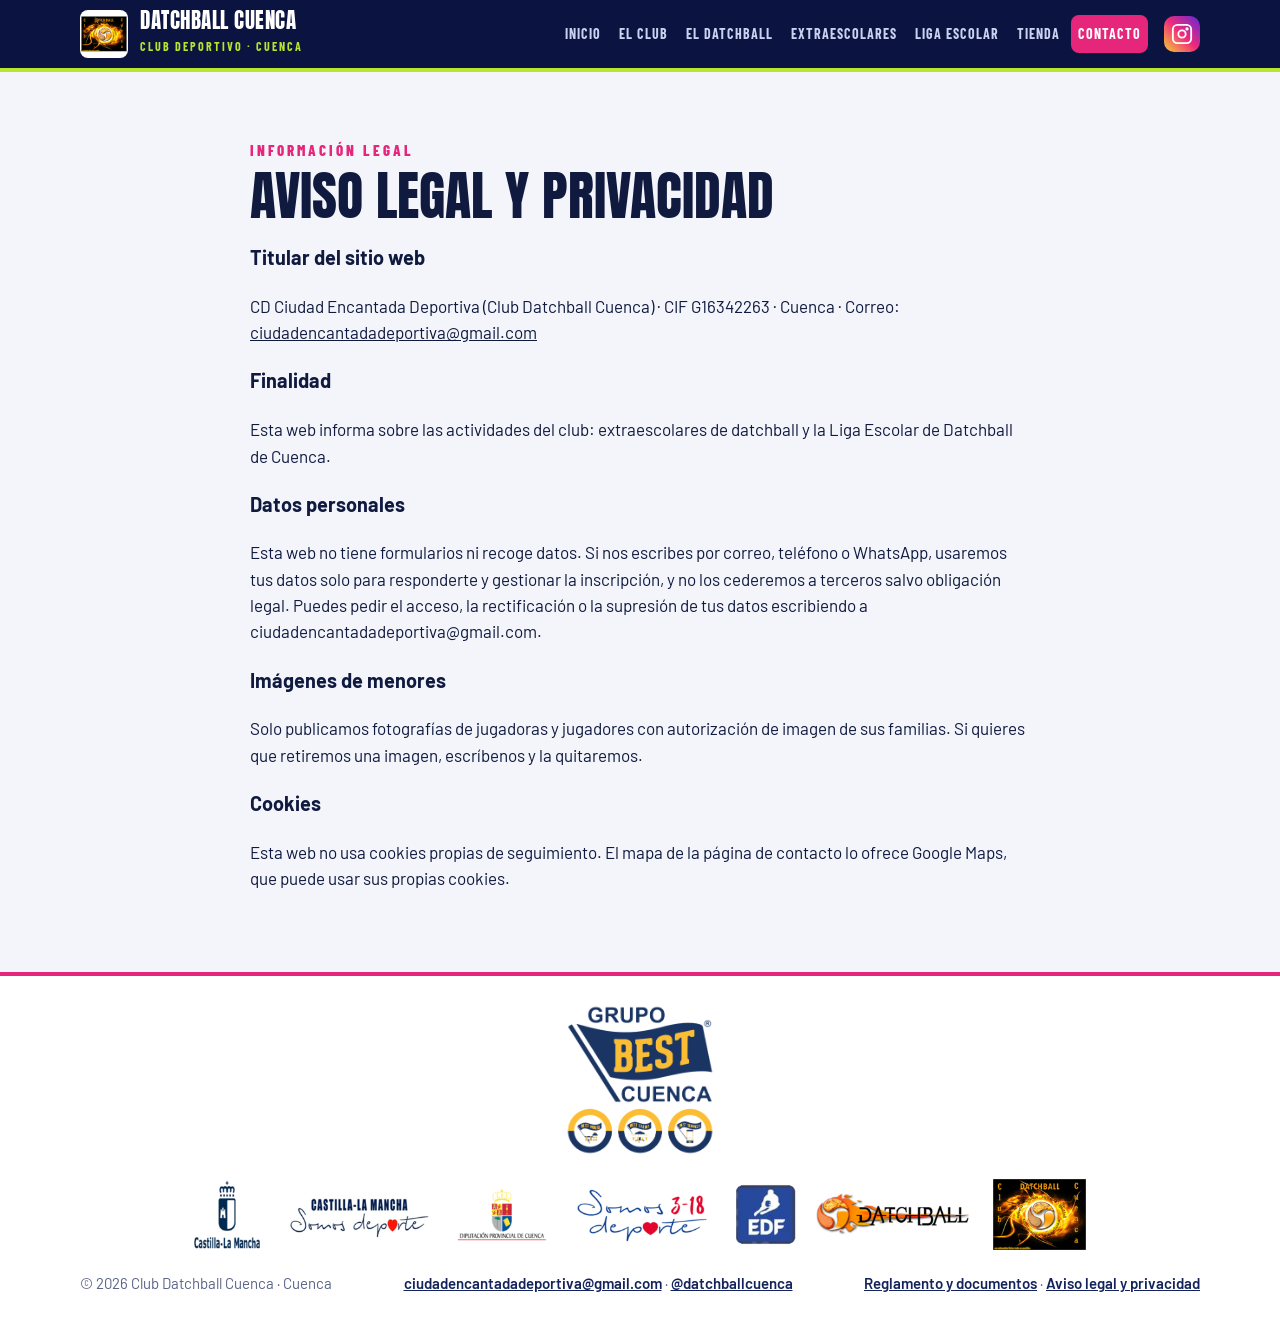
<file: aviso-legal.html>
<!doctype html>
<html lang="es"><head><meta charset="utf-8"><meta name="viewport" content="width=device-width,initial-scale=1">
<title>Aviso legal y privacidad · Club Datchball Cuenca</title>
<meta name="description" content="Aviso legal y política de privacidad del Club Datchball Cuenca.">
<meta property="og:title" content="Aviso legal y privacidad · Club Datchball Cuenca"><meta property="og:description" content="Aviso legal y política de privacidad del Club Datchball Cuenca."><meta property="og:image" content="img/hero.jpg"><meta property="og:locale" content="es_ES">
<link rel="icon" href="img/logo-club.png">
<link rel="preconnect" href="https://fonts.googleapis.com"><link rel="preconnect" href="https://fonts.gstatic.com" crossorigin>
<link rel="stylesheet" href="https://fonts.googleapis.com/css2?family=Barlow+Condensed:wght@600;700;800&family=Barlow:wght@400;500;600;700&display=swap">
<link rel="stylesheet" href="css/style.css">
</head><body>
<header class="top"><div class="wrap topin">
 <a class="brand" href="index.html"><img src="img/logo-club.png" alt="Escudo del Club Datchball Cuenca" width="48" height="48"><span><b>DATCHBALL CUENCA</b><small>Club deportivo · Cuenca</small></span></a>
 <a class="igbtn" href="https://www.instagram.com/datchballcuenca/" target="_blank" rel="noopener" aria-label="Síguenos en Instagram: @datchballcuenca" title="Instagram @datchballcuenca"><svg viewBox="0 0 24 24" fill="none" stroke="currentColor" stroke-width="2" stroke-linecap="round" stroke-linejoin="round"><rect x="2" y="2" width="20" height="20" rx="5"/><circle cx="12" cy="12" r="4"/><circle cx="17.5" cy="6.5" r=".8" fill="currentColor"/></svg><span>@datchballcuenca</span></a>
 <button class="burger" aria-label="Abrir menú" aria-expanded="false" onclick="const n=document.getElementById('menu');n.classList.toggle('open');this.setAttribute('aria-expanded',n.classList.contains('open'))">☰</button>
 <nav class="menu" id="menu" aria-label="Menú principal"><a href="index.html">Inicio</a><a href="club.html">El club</a><a href="datchball.html">El datchball</a><a href="extraescolares.html">Extraescolares</a><a href="liga/index.html">Liga escolar</a><a href="tienda.html">Tienda</a><a href="contacto.html" class="cta">Contacto</a></nav>
</div></header>
<main>

<section class="blk"><div class="wrap" style="max-width:820px">
 <span class="eyebrow">Información legal</span><h1 class="h2">Aviso legal y privacidad</h1>
 <h3>Titular del sitio web</h3>
 <p>CD Ciudad Encantada Deportiva (Club Datchball Cuenca) · CIF G16342263 · Cuenca · Correo: <a href="mailto:ciudadencantadadeportiva@gmail.com">ciudadencantadadeportiva@gmail.com</a></p>
 <h3>Finalidad</h3>
 <p>Esta web informa sobre las actividades del club: extraescolares de datchball y la Liga Escolar de Datchball de Cuenca.</p>
 <h3>Datos personales</h3>
 <p>Esta web no tiene formularios ni recoge datos. Si nos escribes por correo, teléfono o WhatsApp, usaremos tus datos solo para responderte y gestionar la inscripción, y no los cederemos a terceros salvo obligación legal. Puedes pedir el acceso, la rectificación o la supresión de tus datos escribiendo a ciudadencantadadeportiva@gmail.com.</p>
 <h3>Imágenes de menores</h3>
 <p>Solo publicamos fotografías de jugadoras y jugadores con autorización de imagen de sus familias. Si quieres que retiremos una imagen, escríbenos y la quitaremos.</p>
 <h3>Cookies</h3>
 <p>Esta web no usa cookies propias de seguimiento. El mapa de la página de contacto lo ofrece Google Maps, que puede usar sus propias cookies.</p>
</div></section>

</main>
<footer class="foot"><div class="wrap">
 <div class="footsp"><a href="club.html#patrocinadores"><img src="img/grupo-best-cuenca.png" alt="Grupo Best Cuenca, patrocinador principal" width="150"></a></div>
 <img class="strip" src="img/strip.png" alt="Castilla-La Mancha · Somos Deporte · Diputación de Cuenca · Somos Deporte 3-18 · Datchball · Club Datchball Cuenca">
 <div class="cols"><span>© 2026 Club Datchball Cuenca · Cuenca</span>
 <span><a href="mailto:ciudadencantadadeportiva@gmail.com">ciudadencantadadeportiva@gmail.com</a> · <a href="https://www.instagram.com/datchballcuenca/" target="_blank" rel="noopener">@datchballcuenca</a></span>
 <span><a href="datchball.html#documentos">Reglamento y documentos</a> · <a href="aviso-legal.html">Aviso legal y privacidad</a></span></div>
</div></footer>
</body></html>
</file>
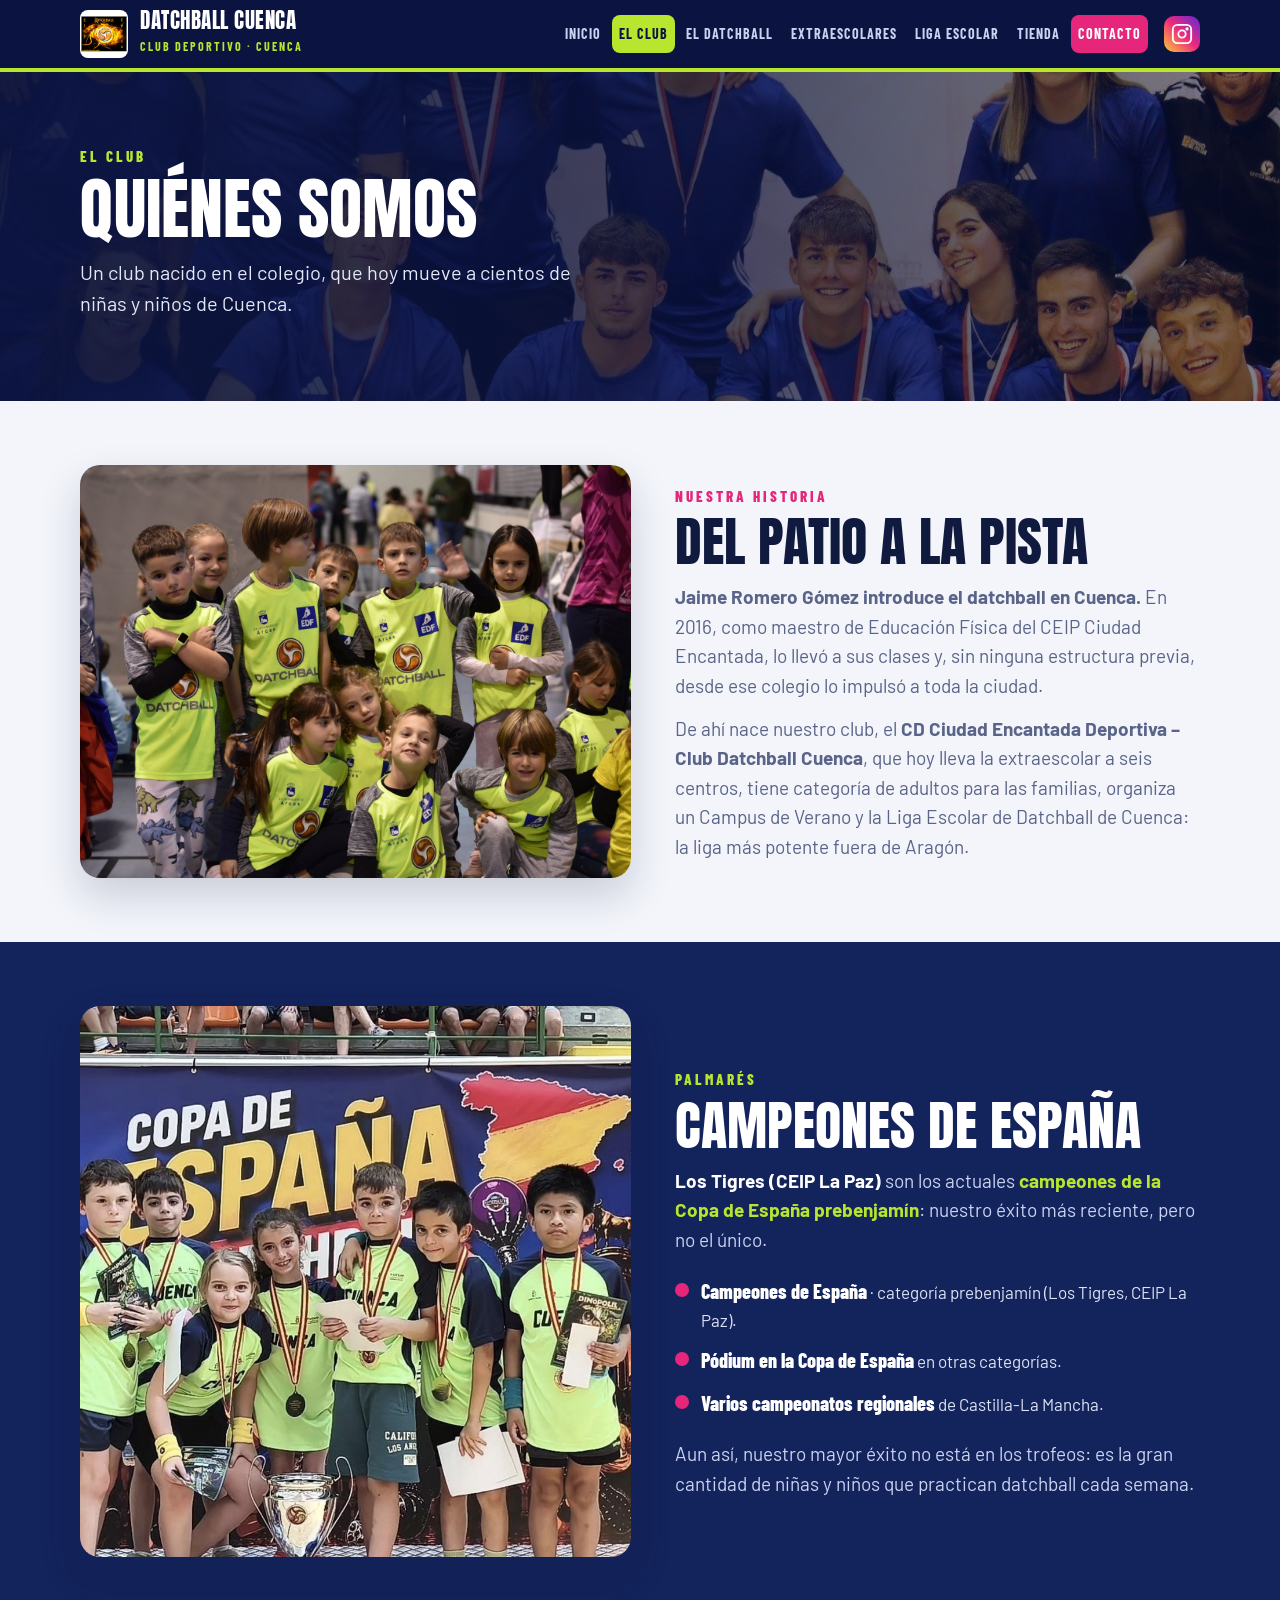
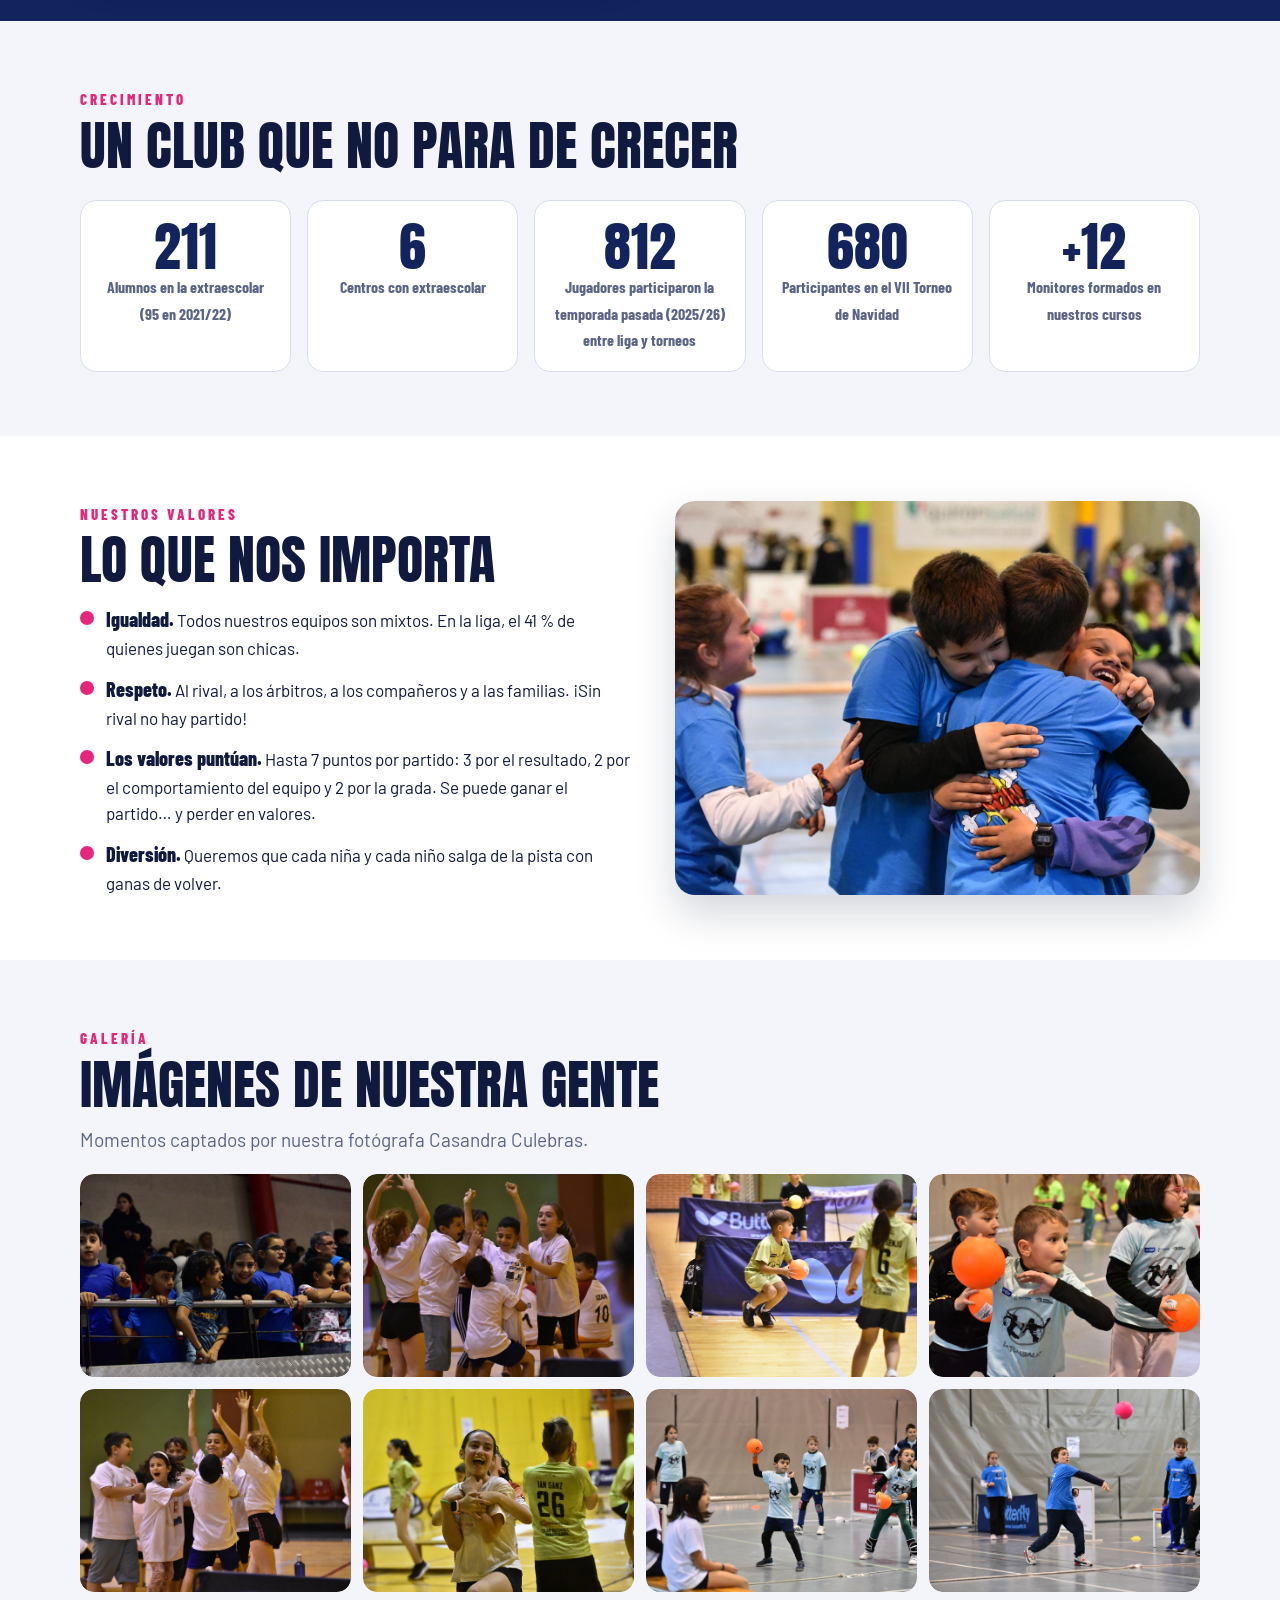
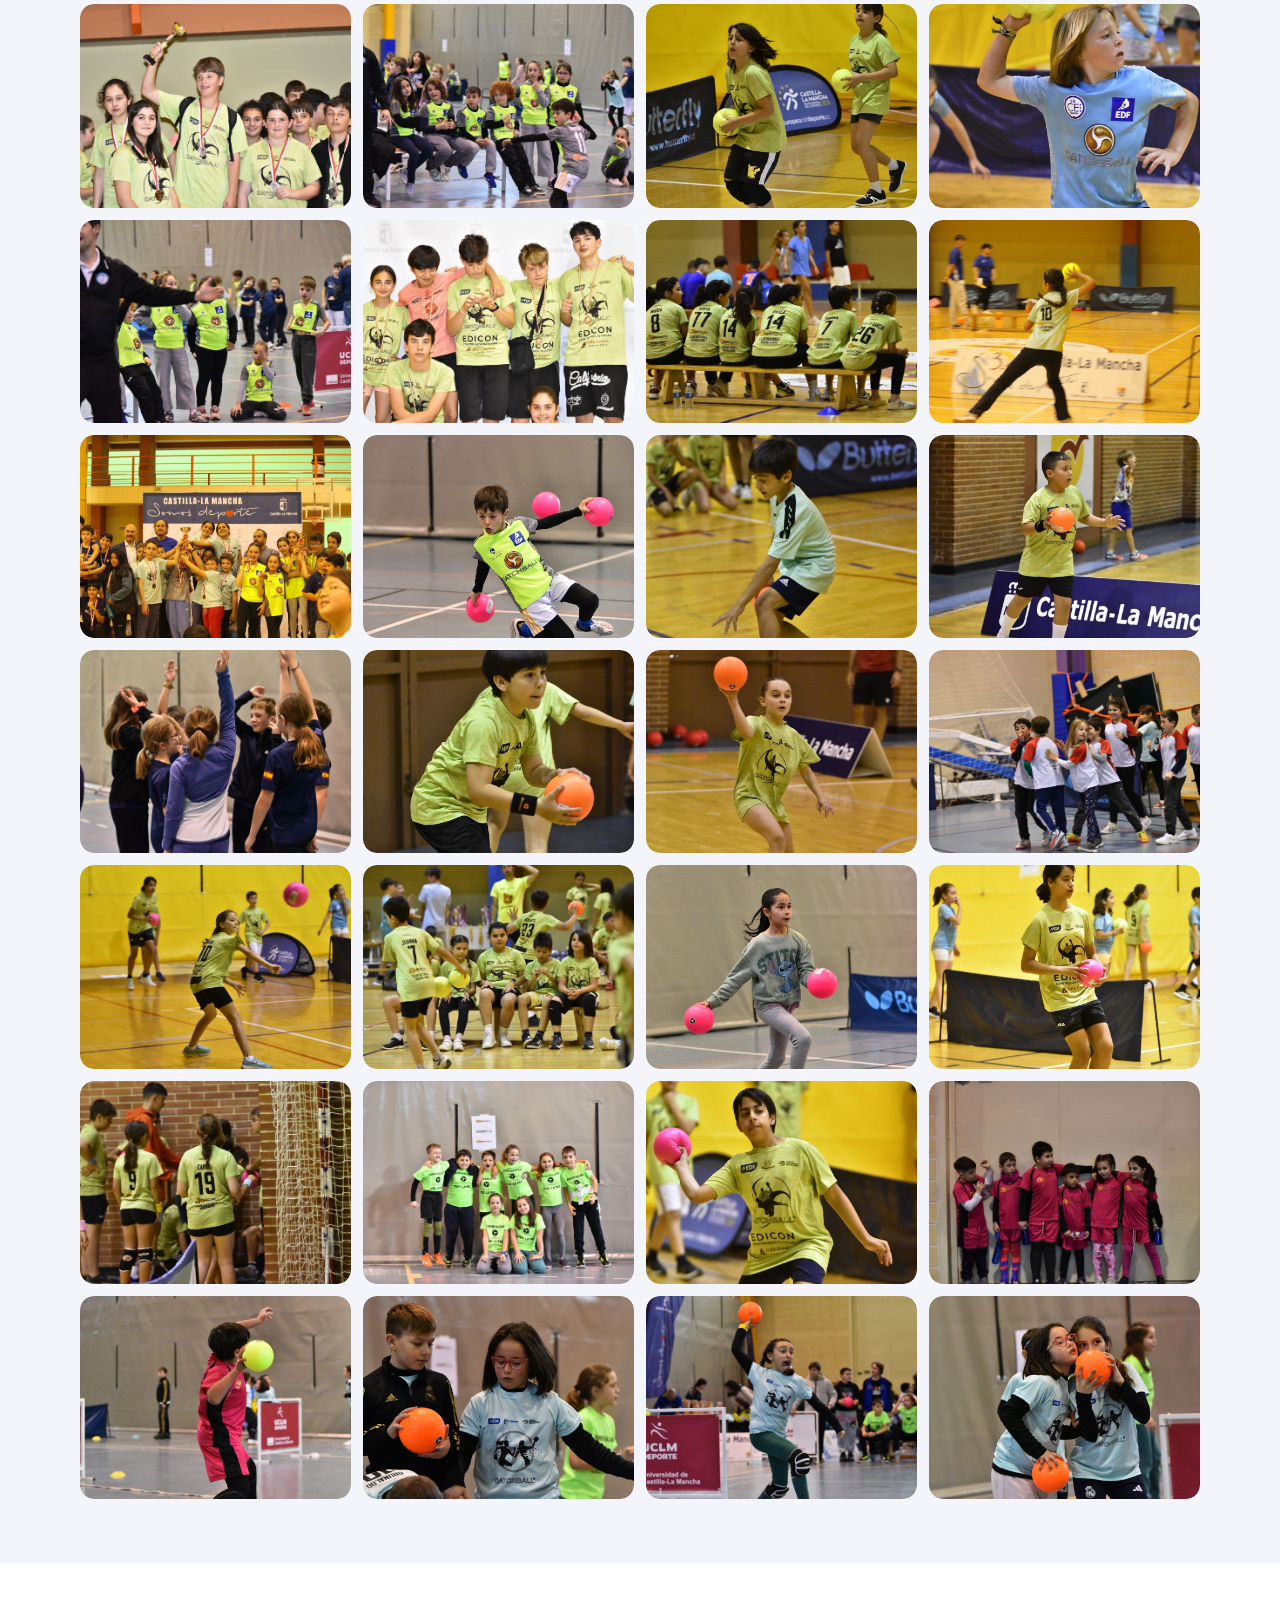
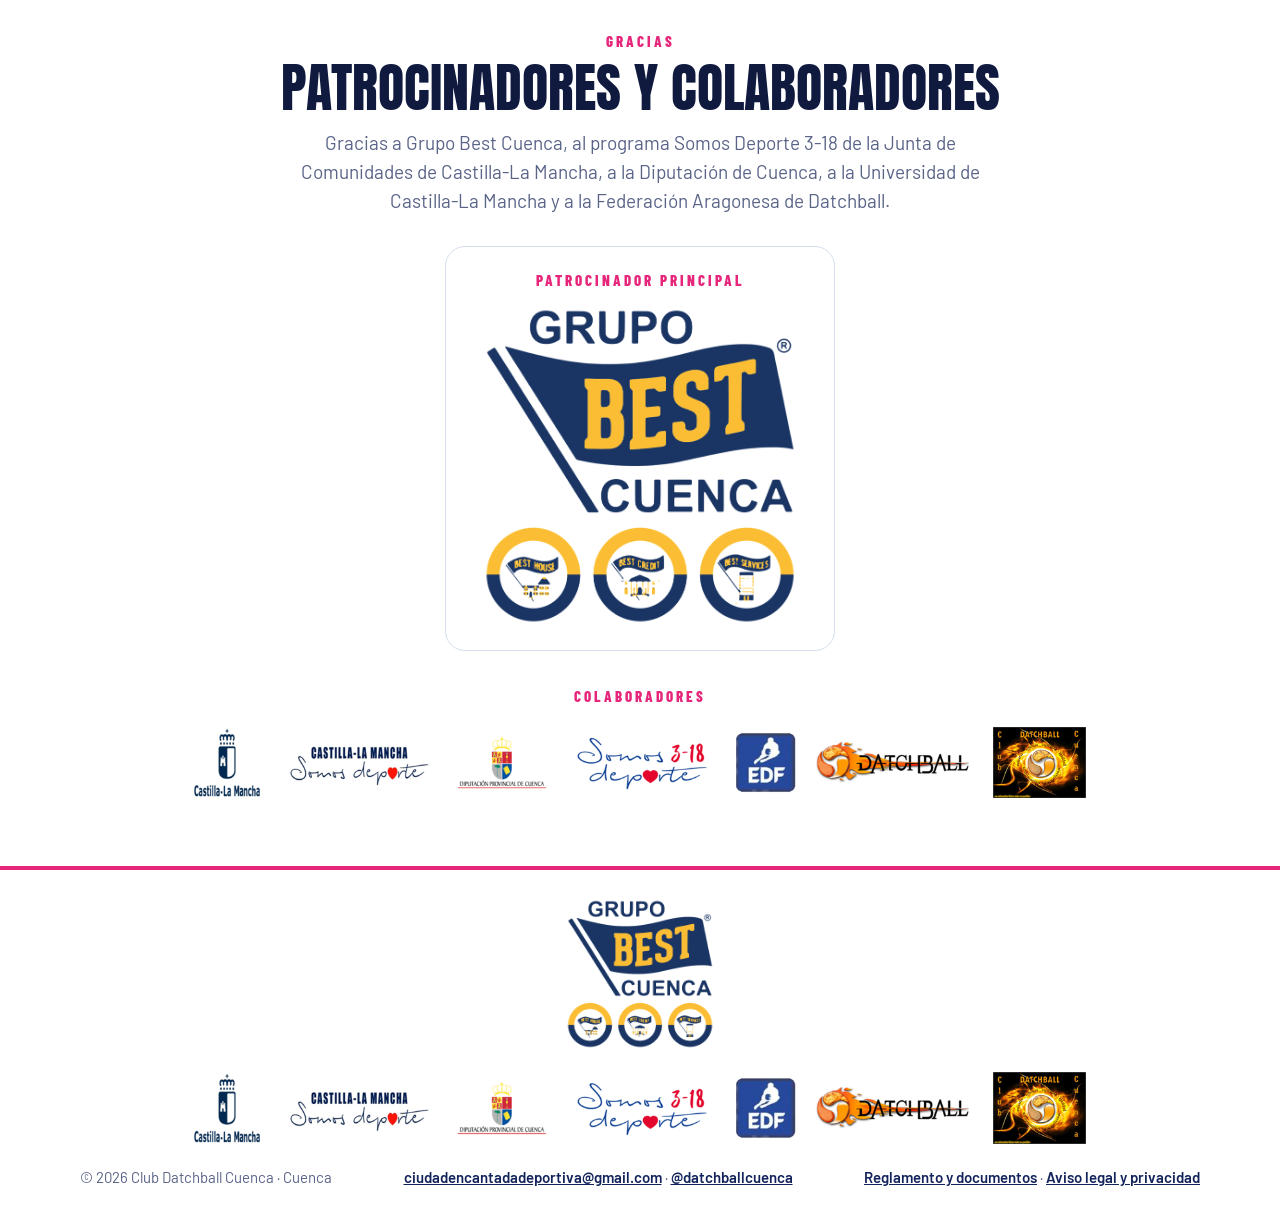
<file: club.html>
<!doctype html>
<html lang="es"><head><meta charset="utf-8"><meta name="viewport" content="width=device-width,initial-scale=1">
<title>El club · Club Datchball Cuenca</title>
<meta name="description" content="Quiénes somos: el Club Datchball Cuenca, sus valores, monitores y patrocinadores.">
<meta property="og:title" content="El club · Club Datchball Cuenca"><meta property="og:description" content="Quiénes somos: el Club Datchball Cuenca, sus valores, monitores y patrocinadores."><meta property="og:image" content="img/hero.jpg"><meta property="og:locale" content="es_ES">
<link rel="icon" href="img/logo-club.png">
<link rel="preconnect" href="https://fonts.googleapis.com"><link rel="preconnect" href="https://fonts.gstatic.com" crossorigin>
<link rel="stylesheet" href="https://fonts.googleapis.com/css2?family=Barlow+Condensed:wght@600;700;800&family=Barlow:wght@400;500;600;700&display=swap">
<link rel="stylesheet" href="css/style.css">
</head><body>
<header class="top"><div class="wrap topin">
 <a class="brand" href="index.html"><img src="img/logo-club.png" alt="Escudo del Club Datchball Cuenca" width="48" height="48"><span><b>DATCHBALL CUENCA</b><small>Club deportivo · Cuenca</small></span></a>
 <a class="igbtn" href="https://www.instagram.com/datchballcuenca/" target="_blank" rel="noopener" aria-label="Síguenos en Instagram: @datchballcuenca" title="Instagram @datchballcuenca"><svg viewBox="0 0 24 24" fill="none" stroke="currentColor" stroke-width="2" stroke-linecap="round" stroke-linejoin="round"><rect x="2" y="2" width="20" height="20" rx="5"/><circle cx="12" cy="12" r="4"/><circle cx="17.5" cy="6.5" r=".8" fill="currentColor"/></svg><span>@datchballcuenca</span></a>
 <button class="burger" aria-label="Abrir menú" aria-expanded="false" onclick="const n=document.getElementById('menu');n.classList.toggle('open');this.setAttribute('aria-expanded',n.classList.contains('open'))">☰</button>
 <nav class="menu" id="menu" aria-label="Menú principal"><a href="index.html">Inicio</a><a href="club.html" aria-current="page">El club</a><a href="datchball.html">El datchball</a><a href="extraescolares.html">Extraescolares</a><a href="liga/index.html">Liga escolar</a><a href="tienda.html">Tienda</a><a href="contacto.html" class="cta">Contacto</a></nav>
</div></header>
<main>

<section class="hero small"><img src="img/monitores.jpg" alt=""><div class="wrap"><span class="eyebrow">El club</span><h1>Quiénes somos</h1>
<p>Un club nacido en el colegio, que hoy mueve a cientos de niñas y niños de Cuenca.</p></div></section>

<section class="blk"><div class="wrap split">
 <div class="photo"><img src="img/grupo.jpg" alt="Equipo del club con la camiseta de Datchball Cuenca"></div>
 <div><span class="eyebrow">Nuestra historia</span><h2 class="h2">Del patio a la pista</h2>
  <p class="lead"><b>Jaime Romero Gómez introduce el datchball en Cuenca.</b> En 2016, como maestro de Educación Física del CEIP Ciudad Encantada, lo llevó a sus clases y, sin ninguna estructura previa, desde ese colegio lo impulsó a toda la ciudad.</p>
  <p class="lead" style="margin-top:14px">De ahí nace nuestro club, el <b>CD Ciudad Encantada Deportiva – Club Datchball Cuenca</b>, que hoy lleva la extraescolar a seis centros, tiene categoría de adultos para las familias, organiza un Campus de Verano y la Liga Escolar de Datchball de Cuenca: la liga más potente fuera de Aragón.</p></div>
</div></section>

<section class="blk navy" id="palmares"><div class="wrap split">
 <div class="photo"><img src="img/tigres-copa-espana.jpg" alt="Los Tigres (CEIP La Paz), campeones de la Copa de España prebenjamín, con sus medallas y el trofeo" style="aspect-ratio:1/1;object-position:center 40%"></div>
 <div><span class="eyebrow" style="color:var(--lime)">Palmarés</span><h2 class="h2">Campeones de España</h2>
  <p class="lead"><b style="color:#fff">Los Tigres (CEIP La Paz)</b> son los actuales <b style="color:var(--lime)">campeones de la Copa de España prebenjamín</b>: nuestro éxito más reciente, pero no el único.</p>
  <ul class="vals" style="margin-top:22px">
   <li><span><b>Campeones de España</b> · categoría prebenjamín (Los Tigres, CEIP La Paz).</span></li>
   <li><span><b>Pódium en la Copa de España</b> en otras categorías.</span></li>
   <li><span><b>Varios campeonatos regionales</b> de Castilla-La Mancha.</span></li>
  </ul>
  <p class="lead" style="margin-top:20px">Aun así, nuestro mayor éxito no está en los trofeos: es la gran cantidad de niñas y niños que practican datchball cada semana.</p></div>
</div></section>

<section class="blk"><div class="wrap">
 <span class="eyebrow">Crecimiento</span><h2 class="h2">Un club que no para de crecer</h2>
 <div class="stats light">
  <div><b>211</b><span>Alumnos en la extraescolar (95 en 2021/22)</span></div>
  <div><b>6</b><span>Centros con extraescolar</span></div>
  <div><b>812</b><span>Jugadores participaron la temporada pasada (2025/26) entre liga y torneos</span></div>
  <div><b>680</b><span>Participantes en el VII Torneo de Navidad</span></div>
  <div><b>+12</b><span>Monitores formados en nuestros cursos</span></div>
 </div>
</div></section>

<section class="blk alt"><div class="wrap split">
 <div><span class="eyebrow">Nuestros valores</span><h2 class="h2">Lo que nos importa</h2>
  <ul class="vals">
   <li><span><b>Igualdad.</b> Todos nuestros equipos son mixtos. En la liga, el 41&nbsp;% de quienes juegan son chicas.</span></li>
   <li><span><b>Respeto.</b> Al rival, a los árbitros, a los compañeros y a las familias. ¡Sin rival no hay partido!</span></li>
   <li><span><b>Los valores puntúan.</b> Hasta 7 puntos por partido: 3 por el resultado, 2 por el comportamiento del equipo y 2 por la grada. Se puede ganar el partido… y perder en valores.</span></li>
   <li><span><b>Diversión.</b> Queremos que cada niña y cada niño salga de la pista con ganas de volver.</span></li>
  </ul></div>
 <div class="photo"><img src="img/abrazo.jpg" alt="Dos jugadores se abrazan tras un partido"></div>
</div></section>

<section class="blk"><div class="wrap">
 <span class="eyebrow">Galería</span><h2 class="h2">Imágenes de nuestra gente</h2>
 <p class="lead">Momentos captados por nuestra fotógrafa Casandra Culebras.</p>
 <div class="gallery" style="margin-top:20px">
  <a href="img/galeria/g003.jpg" class="gl"><img src="img/galeria/g003.jpg" alt="Datchball en Cuenca" loading="lazy"></a><a href="img/galeria/c7_044.jpg" class="gl"><img src="img/galeria/c7_044.jpg" alt="Datchball en Cuenca" loading="lazy"></a><a href="img/galeria/c7_026.jpg" class="gl"><img src="img/galeria/c7_026.jpg" alt="Datchball en Cuenca" loading="lazy"></a><a href="img/galeria/g241.jpg" class="gl"><img src="img/galeria/g241.jpg" alt="Datchball en Cuenca" loading="lazy"></a><a href="img/galeria/c7_047.jpg" class="gl"><img src="img/galeria/c7_047.jpg" alt="Datchball en Cuenca" loading="lazy"></a><a href="img/alegria.jpg" class="gl"><img src="img/alegria.jpg" alt="Datchball en Cuenca" loading="lazy"></a><a href="img/galeria/g013.jpg" class="gl"><img src="img/galeria/g013.jpg" alt="Datchball en Cuenca" loading="lazy"></a><a href="img/galeria/g040.jpg" class="gl"><img src="img/galeria/g040.jpg" alt="Datchball en Cuenca" loading="lazy"></a><a href="img/galeria/c7_104.jpg" class="gl"><img src="img/galeria/c7_104.jpg" alt="Datchball en Cuenca" loading="lazy"></a><a href="img/galeria/g048.jpg" class="gl"><img src="img/galeria/g048.jpg" alt="Datchball en Cuenca" loading="lazy"></a><a href="img/galeria/c7_113.jpg" class="gl"><img src="img/galeria/c7_113.jpg" alt="Datchball en Cuenca" loading="lazy"></a><a href="img/galeria/c7_125.jpg" class="gl"><img src="img/galeria/c7_125.jpg" alt="Datchball en Cuenca" loading="lazy"></a><a href="img/galeria/g058.jpg" class="gl"><img src="img/galeria/g058.jpg" alt="Datchball en Cuenca" loading="lazy"></a><a href="img/galeria/c7_147.jpg" class="gl"><img src="img/galeria/c7_147.jpg" alt="Datchball en Cuenca" loading="lazy"></a><a href="img/galeria/c7_150.jpg" class="gl"><img src="img/galeria/c7_150.jpg" alt="Datchball en Cuenca" loading="lazy"></a><a href="img/lanz2.jpg" class="gl"><img src="img/lanz2.jpg" alt="Datchball en Cuenca" loading="lazy"></a><a href="img/podio.jpg" class="gl"><img src="img/podio.jpg" alt="Datchball en Cuenca" loading="lazy"></a><a href="img/galeria/g063.jpg" class="gl"><img src="img/galeria/g063.jpg" alt="Datchball en Cuenca" loading="lazy"></a><a href="img/galeria/c7_166.jpg" class="gl"><img src="img/galeria/c7_166.jpg" alt="Datchball en Cuenca" loading="lazy"></a><a href="img/galeria/c7_190.jpg" class="gl"><img src="img/galeria/c7_190.jpg" alt="Datchball en Cuenca" loading="lazy"></a><a href="img/galeria/g075.jpg" class="gl"><img src="img/galeria/g075.jpg" alt="Datchball en Cuenca" loading="lazy"></a><a href="img/galeria/c7_193.jpg" class="gl"><img src="img/galeria/c7_193.jpg" alt="Datchball en Cuenca" loading="lazy"></a><a href="img/galeria/c7_231.jpg" class="gl"><img src="img/galeria/c7_231.jpg" alt="Datchball en Cuenca" loading="lazy"></a><a href="img/galeria/g081.jpg" class="gl"><img src="img/galeria/g081.jpg" alt="Datchball en Cuenca" loading="lazy"></a><a href="img/galeria/c7_241.jpg" class="gl"><img src="img/galeria/c7_241.jpg" alt="Datchball en Cuenca" loading="lazy"></a><a href="img/galeria/c7_246.jpg" class="gl"><img src="img/galeria/c7_246.jpg" alt="Datchball en Cuenca" loading="lazy"></a><a href="img/galeria/g115.jpg" class="gl"><img src="img/galeria/g115.jpg" alt="Datchball en Cuenca" loading="lazy"></a><a href="img/galeria/c7_263.jpg" class="gl"><img src="img/galeria/c7_263.jpg" alt="Datchball en Cuenca" loading="lazy"></a><a href="img/galeria/c7_269.jpg" class="gl"><img src="img/galeria/c7_269.jpg" alt="Datchball en Cuenca" loading="lazy"></a><a href="img/galeria/g152.jpg" class="gl"><img src="img/galeria/g152.jpg" alt="Datchball en Cuenca" loading="lazy"></a><a href="img/galeria/c7_272.jpg" class="gl"><img src="img/galeria/c7_272.jpg" alt="Datchball en Cuenca" loading="lazy"></a><a href="img/galeria/g178.jpg" class="gl"><img src="img/galeria/g178.jpg" alt="Datchball en Cuenca" loading="lazy"></a><a href="img/galeria/g215.jpg" class="gl"><img src="img/galeria/g215.jpg" alt="Datchball en Cuenca" loading="lazy"></a><a href="img/galeria/g260.jpg" class="gl"><img src="img/galeria/g260.jpg" alt="Datchball en Cuenca" loading="lazy"></a><a href="img/galeria/g290.jpg" class="gl"><img src="img/galeria/g290.jpg" alt="Datchball en Cuenca" loading="lazy"></a><a href="img/galeria/g294.jpg" class="gl"><img src="img/galeria/g294.jpg" alt="Datchball en Cuenca" loading="lazy"></a>
 </div>
 <div id="lb" class="lb" hidden><button aria-label="Cerrar">×</button><img alt=""></div>
 <script>(()=>{const lb=document.getElementById("lb"),im=lb.querySelector("img");document.querySelectorAll(".gl").forEach(a=>a.onclick=e=>{e.preventDefault();im.src=a.href;lb.hidden=false});lb.onclick=()=>lb.hidden=true;document.addEventListener("keydown",e=>{if(e.key==="Escape")lb.hidden=true})})()</script>
</div></div></section>

<section class="blk alt" id="patrocinadores"><div class="wrap" style="text-align:center">
 <span class="eyebrow">Gracias</span><h2 class="h2">Patrocinadores y colaboradores</h2>
 <p class="lead" style="margin:0 auto 24px">Gracias a Grupo Best Cuenca, al programa Somos Deporte 3-18 de la Junta de Comunidades de Castilla-La Mancha, a la Diputación de Cuenca, a la Universidad de Castilla-La Mancha y a la Federación Aragonesa de Datchball.</p>
 <div class="mainsp"><span class="eyebrow">Patrocinador principal</span><img src="img/grupo-best-cuenca.png" alt="Grupo Best Cuenca: Best House, Best Credit y Best Services"></div>
 <span class="eyebrow" style="display:block;margin-top:34px">Colaboradores</span>
 <img src="img/strip.png" alt="Castilla-La Mancha · Somos Deporte · Diputación de Cuenca · Somos Deporte 3-18 · EDF · Datchball" style="margin:14px auto 0;max-width:900px;width:100%">
</div></section>

</main>
<footer class="foot"><div class="wrap">
 <div class="footsp"><a href="club.html#patrocinadores"><img src="img/grupo-best-cuenca.png" alt="Grupo Best Cuenca, patrocinador principal" width="150"></a></div>
 <img class="strip" src="img/strip.png" alt="Castilla-La Mancha · Somos Deporte · Diputación de Cuenca · Somos Deporte 3-18 · Datchball · Club Datchball Cuenca">
 <div class="cols"><span>© 2026 Club Datchball Cuenca · Cuenca</span>
 <span><a href="mailto:ciudadencantadadeportiva@gmail.com">ciudadencantadadeportiva@gmail.com</a> · <a href="https://www.instagram.com/datchballcuenca/" target="_blank" rel="noopener">@datchballcuenca</a></span>
 <span><a href="datchball.html#documentos">Reglamento y documentos</a> · <a href="aviso-legal.html">Aviso legal y privacidad</a></span></div>
</div></footer>
</body></html>
</file>
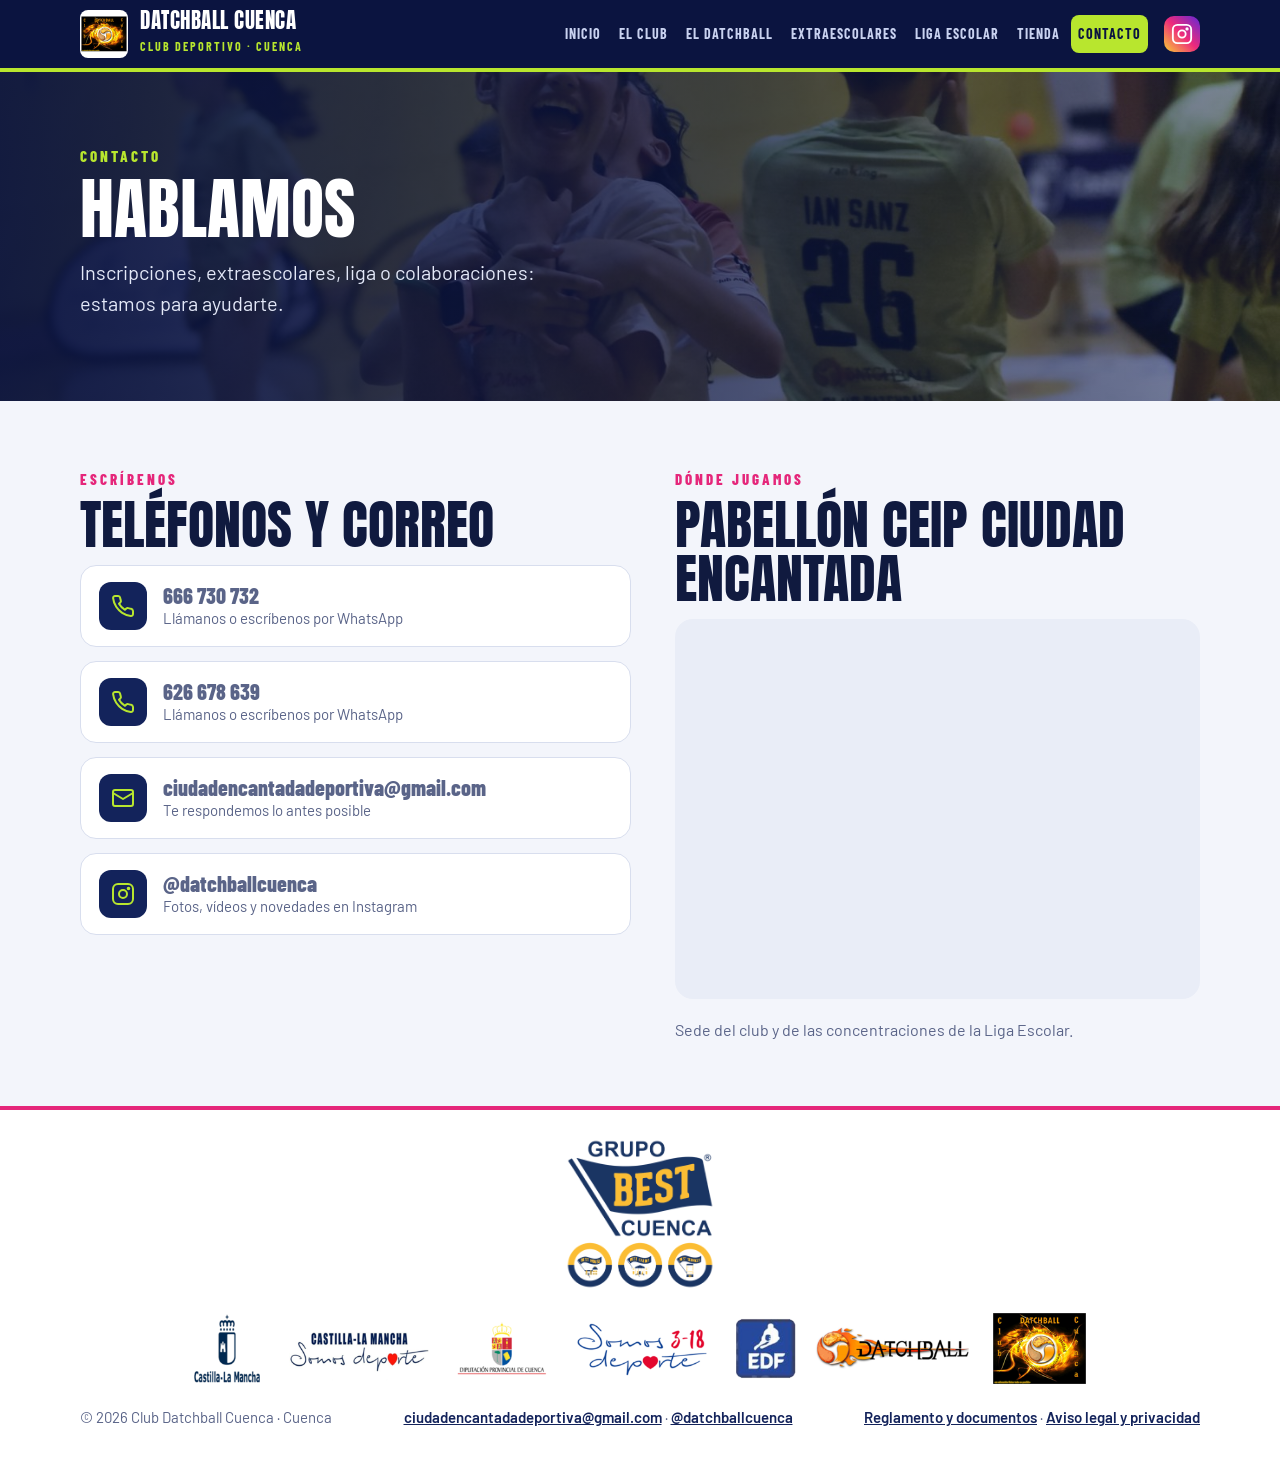
<file: contacto.html>
<!doctype html>
<html lang="es"><head><meta charset="utf-8"><meta name="viewport" content="width=device-width,initial-scale=1">
<title>Contacto · Club Datchball Cuenca</title>
<meta name="description" content="Teléfonos, correo, Instagram y dirección del Club Datchball Cuenca.">
<meta property="og:title" content="Contacto · Club Datchball Cuenca"><meta property="og:description" content="Teléfonos, correo, Instagram y dirección del Club Datchball Cuenca."><meta property="og:image" content="img/hero.jpg"><meta property="og:locale" content="es_ES">
<link rel="icon" href="img/logo-club.png">
<link rel="preconnect" href="https://fonts.googleapis.com"><link rel="preconnect" href="https://fonts.gstatic.com" crossorigin>
<link rel="stylesheet" href="https://fonts.googleapis.com/css2?family=Barlow+Condensed:wght@600;700;800&family=Barlow:wght@400;500;600;700&display=swap">
<link rel="stylesheet" href="css/style.css">
</head><body>
<header class="top"><div class="wrap topin">
 <a class="brand" href="index.html"><img src="img/logo-club.png" alt="Escudo del Club Datchball Cuenca" width="48" height="48"><span><b>DATCHBALL CUENCA</b><small>Club deportivo · Cuenca</small></span></a>
 <a class="igbtn" href="https://www.instagram.com/datchballcuenca/" target="_blank" rel="noopener" aria-label="Síguenos en Instagram: @datchballcuenca" title="Instagram @datchballcuenca"><svg viewBox="0 0 24 24" fill="none" stroke="currentColor" stroke-width="2" stroke-linecap="round" stroke-linejoin="round"><rect x="2" y="2" width="20" height="20" rx="5"/><circle cx="12" cy="12" r="4"/><circle cx="17.5" cy="6.5" r=".8" fill="currentColor"/></svg><span>@datchballcuenca</span></a>
 <button class="burger" aria-label="Abrir menú" aria-expanded="false" onclick="const n=document.getElementById('menu');n.classList.toggle('open');this.setAttribute('aria-expanded',n.classList.contains('open'))">☰</button>
 <nav class="menu" id="menu" aria-label="Menú principal"><a href="index.html">Inicio</a><a href="club.html">El club</a><a href="datchball.html">El datchball</a><a href="extraescolares.html">Extraescolares</a><a href="liga/index.html">Liga escolar</a><a href="tienda.html">Tienda</a><a href="contacto.html" aria-current="page">Contacto</a></nav>
</div></header>
<main>

<section class="hero small"><img src="img/alegria.jpg" alt=""><div class="wrap"><span class="eyebrow">Contacto</span><h1>Hablamos</h1>
<p>Inscripciones, extraescolares, liga o colaboraciones: estamos para ayudarte.</p></div></section>
<section class="blk"><div class="wrap split" style="align-items:start">
 <div><span class="eyebrow">Escríbenos</span><h2 class="h2">Teléfonos y correo</h2><div class="contact">
 <a class="row" href="tel:+34666730732"><span class="ic"><svg viewBox="0 0 24 24" fill="none" stroke="currentColor" stroke-width="2" stroke-linecap="round" stroke-linejoin="round"><path d="M22 16.9v3a2 2 0 0 1-2.2 2 19.8 19.8 0 0 1-8.6-3.1 19.5 19.5 0 0 1-6-6A19.8 19.8 0 0 1 2.1 4.2 2 2 0 0 1 4.1 2h3a2 2 0 0 1 2 1.7c.1.9.4 1.8.7 2.7a2 2 0 0 1-.5 2.1L8 9.8a16 16 0 0 0 6 6l1.3-1.3a2 2 0 0 1 2.1-.4c.9.3 1.8.6 2.7.7a2 2 0 0 1 1.7 2z"/></svg></span><span><b>666 730 732</b><span>Llámanos o escríbenos por WhatsApp</span></span></a>
 <a class="row" href="tel:+34626678639"><span class="ic"><svg viewBox="0 0 24 24" fill="none" stroke="currentColor" stroke-width="2" stroke-linecap="round" stroke-linejoin="round"><path d="M22 16.9v3a2 2 0 0 1-2.2 2 19.8 19.8 0 0 1-8.6-3.1 19.5 19.5 0 0 1-6-6A19.8 19.8 0 0 1 2.1 4.2 2 2 0 0 1 4.1 2h3a2 2 0 0 1 2 1.7c.1.9.4 1.8.7 2.7a2 2 0 0 1-.5 2.1L8 9.8a16 16 0 0 0 6 6l1.3-1.3a2 2 0 0 1 2.1-.4c.9.3 1.8.6 2.7.7a2 2 0 0 1 1.7 2z"/></svg></span><span><b>626 678 639</b><span>Llámanos o escríbenos por WhatsApp</span></span></a>
 <a class="row" href="mailto:ciudadencantadadeportiva@gmail.com?subject=Información%20Club%20Datchball%20Cuenca"><span class="ic"><svg viewBox="0 0 24 24" fill="none" stroke="currentColor" stroke-width="2" stroke-linecap="round" stroke-linejoin="round"><rect x="2" y="4" width="20" height="16" rx="2"/><path d="m22 7-10 6L2 7"/></svg></span><span><b style="overflow-wrap:anywhere">ciudadencantadadeportiva@gmail.com</b><span>Te respondemos lo antes posible</span></span></a>
 <a class="row" href="https://www.instagram.com/datchballcuenca/" target="_blank" rel="noopener"><span class="ic"><svg viewBox="0 0 24 24" fill="none" stroke="currentColor" stroke-width="2" stroke-linecap="round" stroke-linejoin="round"><rect x="2" y="2" width="20" height="20" rx="5"/><circle cx="12" cy="12" r="4"/><circle cx="17.5" cy="6.5" r=".8" fill="currentColor"/></svg></span><span><b>@datchballcuenca</b><span>Fotos, vídeos y novedades en Instagram</span></span></a>
</div></div>
 <div><span class="eyebrow">Dónde jugamos</span><h2 class="h2">Pabellón CEIP Ciudad Encantada</h2>
  <iframe class="map" title="Mapa: CEIP Ciudad Encantada, Cuenca" loading="lazy" referrerpolicy="no-referrer-when-downgrade" src="https://maps.google.com/maps?q=CEIP%20Ciudad%20Encantada%2C%20Cuenca&z=15&output=embed"></iframe>
  <p class="lead" style="margin-top:12px;font-size:16px">Sede del club y de las concentraciones de la Liga Escolar.</p></div>
</div></section>

</main>
<footer class="foot"><div class="wrap">
 <div class="footsp"><a href="club.html#patrocinadores"><img src="img/grupo-best-cuenca.png" alt="Grupo Best Cuenca, patrocinador principal" width="150"></a></div>
 <img class="strip" src="img/strip.png" alt="Castilla-La Mancha · Somos Deporte · Diputación de Cuenca · Somos Deporte 3-18 · Datchball · Club Datchball Cuenca">
 <div class="cols"><span>© 2026 Club Datchball Cuenca · Cuenca</span>
 <span><a href="mailto:ciudadencantadadeportiva@gmail.com">ciudadencantadadeportiva@gmail.com</a> · <a href="https://www.instagram.com/datchballcuenca/" target="_blank" rel="noopener">@datchballcuenca</a></span>
 <span><a href="datchball.html#documentos">Reglamento y documentos</a> · <a href="aviso-legal.html">Aviso legal y privacidad</a></span></div>
</div></footer>
</body></html>
</file>
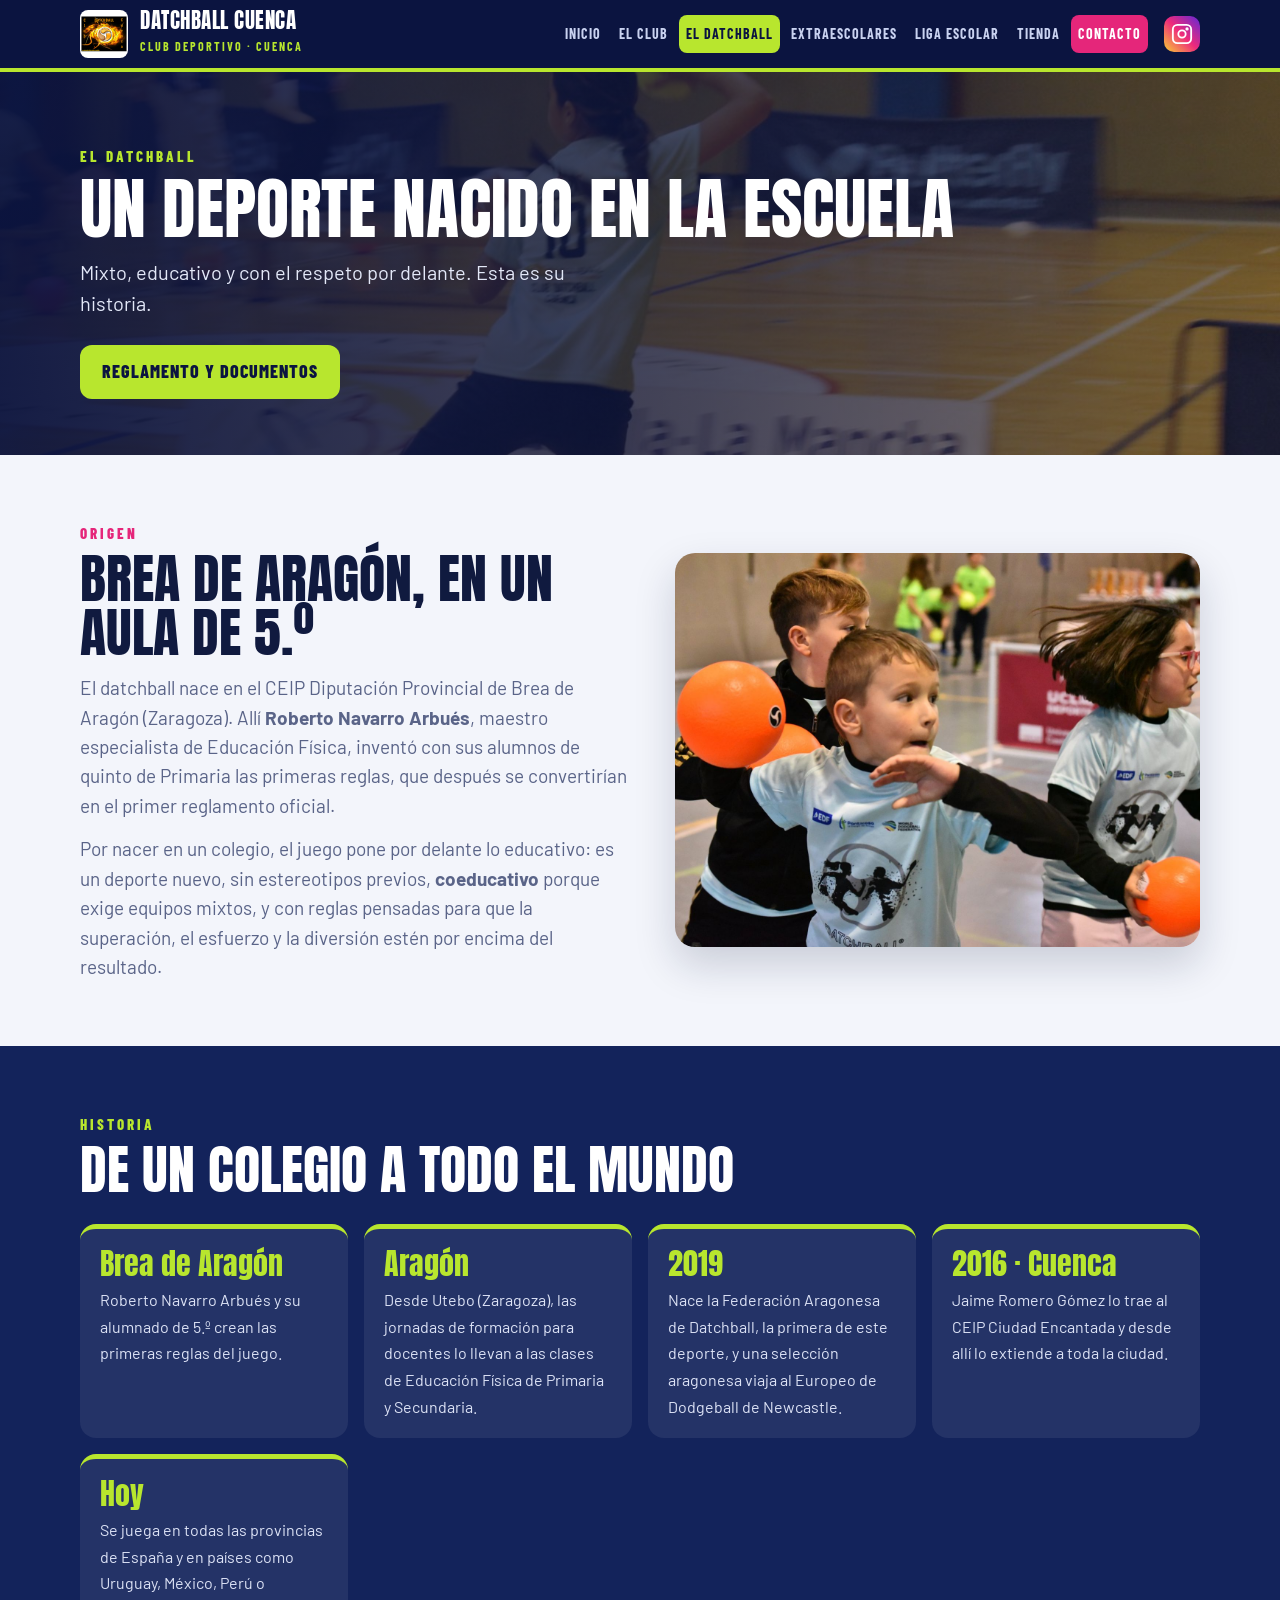
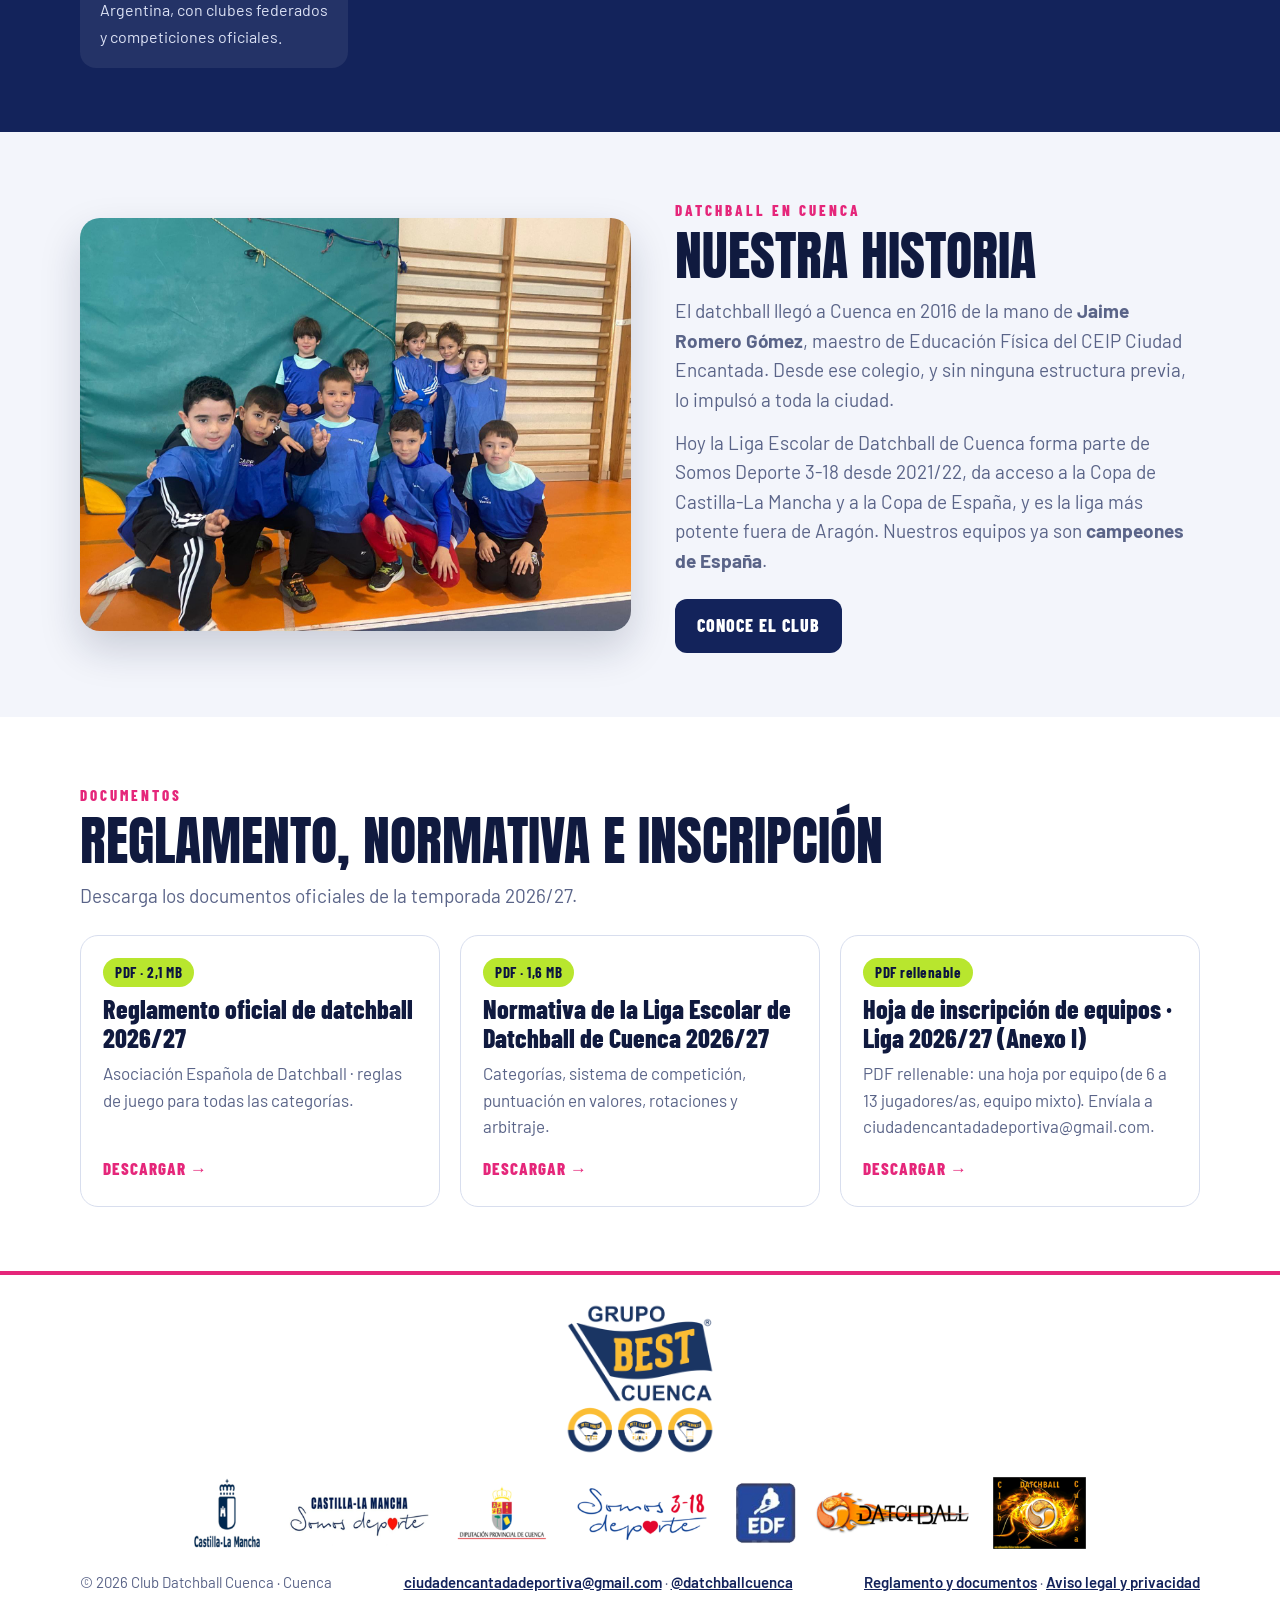
<file: datchball.html>
<!doctype html>
<html lang="es"><head><meta charset="utf-8"><meta name="viewport" content="width=device-width,initial-scale=1">
<title>El datchball · Club Datchball Cuenca</title>
<meta name="description" content="Qué es el datchball, su historia desde Brea de Aragón y su creador Roberto Navarro Arbués, reglamento oficial y documentos de la liga.">
<meta property="og:title" content="El datchball · Club Datchball Cuenca"><meta property="og:description" content="Qué es el datchball, su historia desde Brea de Aragón y su creador Roberto Navarro Arbués, reglamento oficial y documentos de la liga."><meta property="og:image" content="img/hero.jpg"><meta property="og:locale" content="es_ES">
<link rel="icon" href="img/logo-club.png">
<link rel="preconnect" href="https://fonts.googleapis.com"><link rel="preconnect" href="https://fonts.gstatic.com" crossorigin>
<link rel="stylesheet" href="https://fonts.googleapis.com/css2?family=Barlow+Condensed:wght@600;700;800&family=Barlow:wght@400;500;600;700&display=swap">
<link rel="stylesheet" href="css/style.css">
</head><body>
<header class="top"><div class="wrap topin">
 <a class="brand" href="index.html"><img src="img/logo-club.png" alt="Escudo del Club Datchball Cuenca" width="48" height="48"><span><b>DATCHBALL CUENCA</b><small>Club deportivo · Cuenca</small></span></a>
 <a class="igbtn" href="https://www.instagram.com/datchballcuenca/" target="_blank" rel="noopener" aria-label="Síguenos en Instagram: @datchballcuenca" title="Instagram @datchballcuenca"><svg viewBox="0 0 24 24" fill="none" stroke="currentColor" stroke-width="2" stroke-linecap="round" stroke-linejoin="round"><rect x="2" y="2" width="20" height="20" rx="5"/><circle cx="12" cy="12" r="4"/><circle cx="17.5" cy="6.5" r=".8" fill="currentColor"/></svg><span>@datchballcuenca</span></a>
 <button class="burger" aria-label="Abrir menú" aria-expanded="false" onclick="const n=document.getElementById('menu');n.classList.toggle('open');this.setAttribute('aria-expanded',n.classList.contains('open'))">☰</button>
 <nav class="menu" id="menu" aria-label="Menú principal"><a href="index.html">Inicio</a><a href="club.html">El club</a><a href="datchball.html" aria-current="page">El datchball</a><a href="extraescolares.html">Extraescolares</a><a href="liga/index.html">Liga escolar</a><a href="tienda.html">Tienda</a><a href="contacto.html" class="cta">Contacto</a></nav>
</div></header>
<main>

<section class="hero small"><img src="img/lanz2.jpg" alt=""><div class="wrap"><span class="eyebrow">El datchball</span><h1>Un deporte nacido en la escuela</h1>
<p>Mixto, educativo y con el respeto por delante. Esta es su historia.</p>
<div class="btns"><a class="btn" href="#documentos">Reglamento y documentos</a></div></div></section>

<section class="blk"><div class="wrap split">
 <div><span class="eyebrow">Origen</span><h2 class="h2">Brea de Aragón, en un aula de 5.º</h2>
  <p class="lead">El datchball nace en el CEIP Diputación Provincial de Brea de Aragón (Zaragoza). Allí <b>Roberto Navarro Arbués</b>, maestro especialista de Educación Física, inventó con sus alumnos de quinto de Primaria las primeras reglas, que después se convertirían en el primer reglamento oficial.</p>
  <p class="lead" style="margin-top:14px">Por nacer en un colegio, el juego pone por delante lo educativo: es un deporte nuevo, sin estereotipos previos, <b>coeducativo</b> porque exige equipos mixtos, y con reglas pensadas para que la superación, el esfuerzo y la diversión estén por encima del resultado.</p></div>
 <div class="photo"><img src="img/accion.jpg" alt="Partido de datchball"></div>
</div></section>

<section class="blk navy"><div class="wrap">
 <span class="eyebrow" style="color:var(--lime)">Historia</span><h2 class="h2">De un colegio a todo el mundo</h2>
 <div class="tl">
  <div><b>Brea de Aragón</b><span>Roberto Navarro Arbués y su alumnado de 5.º crean las primeras reglas del juego.</span></div>
  <div><b>Aragón</b><span>Desde Utebo (Zaragoza), las jornadas de formación para docentes lo llevan a las clases de Educación Física de Primaria y Secundaria.</span></div>
  <div><b>2019</b><span>Nace la Federación Aragonesa de Datchball, la primera de este deporte, y una selección aragonesa viaja al Europeo de Dodgeball de Newcastle.</span></div>
  <div><b>2016 · Cuenca</b><span>Jaime Romero Gómez lo trae al CEIP Ciudad Encantada y desde allí lo extiende a toda la ciudad.</span></div>
  <div><b>Hoy</b><span>Se juega en todas las provincias de España y en países como Uruguay, México, Perú o Argentina, con clubes federados y competiciones oficiales.</span></div>
 </div>
</div></section>

<section class="blk"><div class="wrap split">
 <div class="photo"><img src="img/equipo3.jpg" alt="Equipo de datchball en Cuenca"></div>
 <div><span class="eyebrow">Datchball en Cuenca</span><h2 class="h2">Nuestra historia</h2>
  <p class="lead">El datchball llegó a Cuenca en 2016 de la mano de <b>Jaime Romero Gómez</b>, maestro de Educación Física del CEIP Ciudad Encantada. Desde ese colegio, y sin ninguna estructura previa, lo impulsó a toda la ciudad.</p>
  <p class="lead" style="margin-top:14px">Hoy la Liga Escolar de Datchball de Cuenca forma parte de Somos Deporte 3-18 desde 2021/22, da acceso a la Copa de Castilla-La Mancha y a la Copa de España, y es la liga más potente fuera de Aragón. Nuestros equipos ya son <b>campeones de España</b>.</p>
  <div class="btns" style="margin-top:24px"><a class="btn navy" href="club.html">Conoce el club</a></div></div>
</div></section>

<section class="blk alt" id="documentos"><div class="wrap">
 <span class="eyebrow">Documentos</span><h2 class="h2">Reglamento, normativa e inscripción</h2>
 <p class="lead">Descarga los documentos oficiales de la temporada 2026/27.</p>
 <div class="grid g3" style="margin-top:24px"><a class="card doc" href="docs/Reglamento_Oficial_Datchball_2026-27.pdf" download><div class="cb"><span class="chip lime" style="align-self:flex-start">PDF · 2,1 MB</span><h3>Reglamento oficial de datchball 2026/27</h3><p>Asociación Española de Datchball · reglas de juego para todas las categorías.</p><span class="more">Descargar →</span></div></a><a class="card doc" href="docs/Normativa_Liga_Datchball_Cuenca_2026-27.pdf" download><div class="cb"><span class="chip lime" style="align-self:flex-start">PDF · 1,6 MB</span><h3>Normativa de la Liga Escolar de Datchball de Cuenca 2026/27</h3><p>Categorías, sistema de competición, puntuación en valores, rotaciones y arbitraje.</p><span class="more">Descargar →</span></div></a><a class="card doc" href="docs/Hoja_Inscripcion_Equipos_Liga_Datchball_2026-27.pdf" download><div class="cb"><span class="chip lime" style="align-self:flex-start">PDF rellenable</span><h3>Hoja de inscripción de equipos · Liga 2026/27 (Anexo I)</h3><p>PDF rellenable: una hoja por equipo (de 6 a 13 jugadores/as, equipo mixto). Envíala a ciudadencantadadeportiva@gmail.com.</p><span class="more">Descargar →</span></div></a></div>
</div></section>

</main>
<footer class="foot"><div class="wrap">
 <div class="footsp"><a href="club.html#patrocinadores"><img src="img/grupo-best-cuenca.png" alt="Grupo Best Cuenca, patrocinador principal" width="150"></a></div>
 <img class="strip" src="img/strip.png" alt="Castilla-La Mancha · Somos Deporte · Diputación de Cuenca · Somos Deporte 3-18 · Datchball · Club Datchball Cuenca">
 <div class="cols"><span>© 2026 Club Datchball Cuenca · Cuenca</span>
 <span><a href="mailto:ciudadencantadadeportiva@gmail.com">ciudadencantadadeportiva@gmail.com</a> · <a href="https://www.instagram.com/datchballcuenca/" target="_blank" rel="noopener">@datchballcuenca</a></span>
 <span><a href="datchball.html#documentos">Reglamento y documentos</a> · <a href="aviso-legal.html">Aviso legal y privacidad</a></span></div>
</div></footer>
</body></html>
</file>
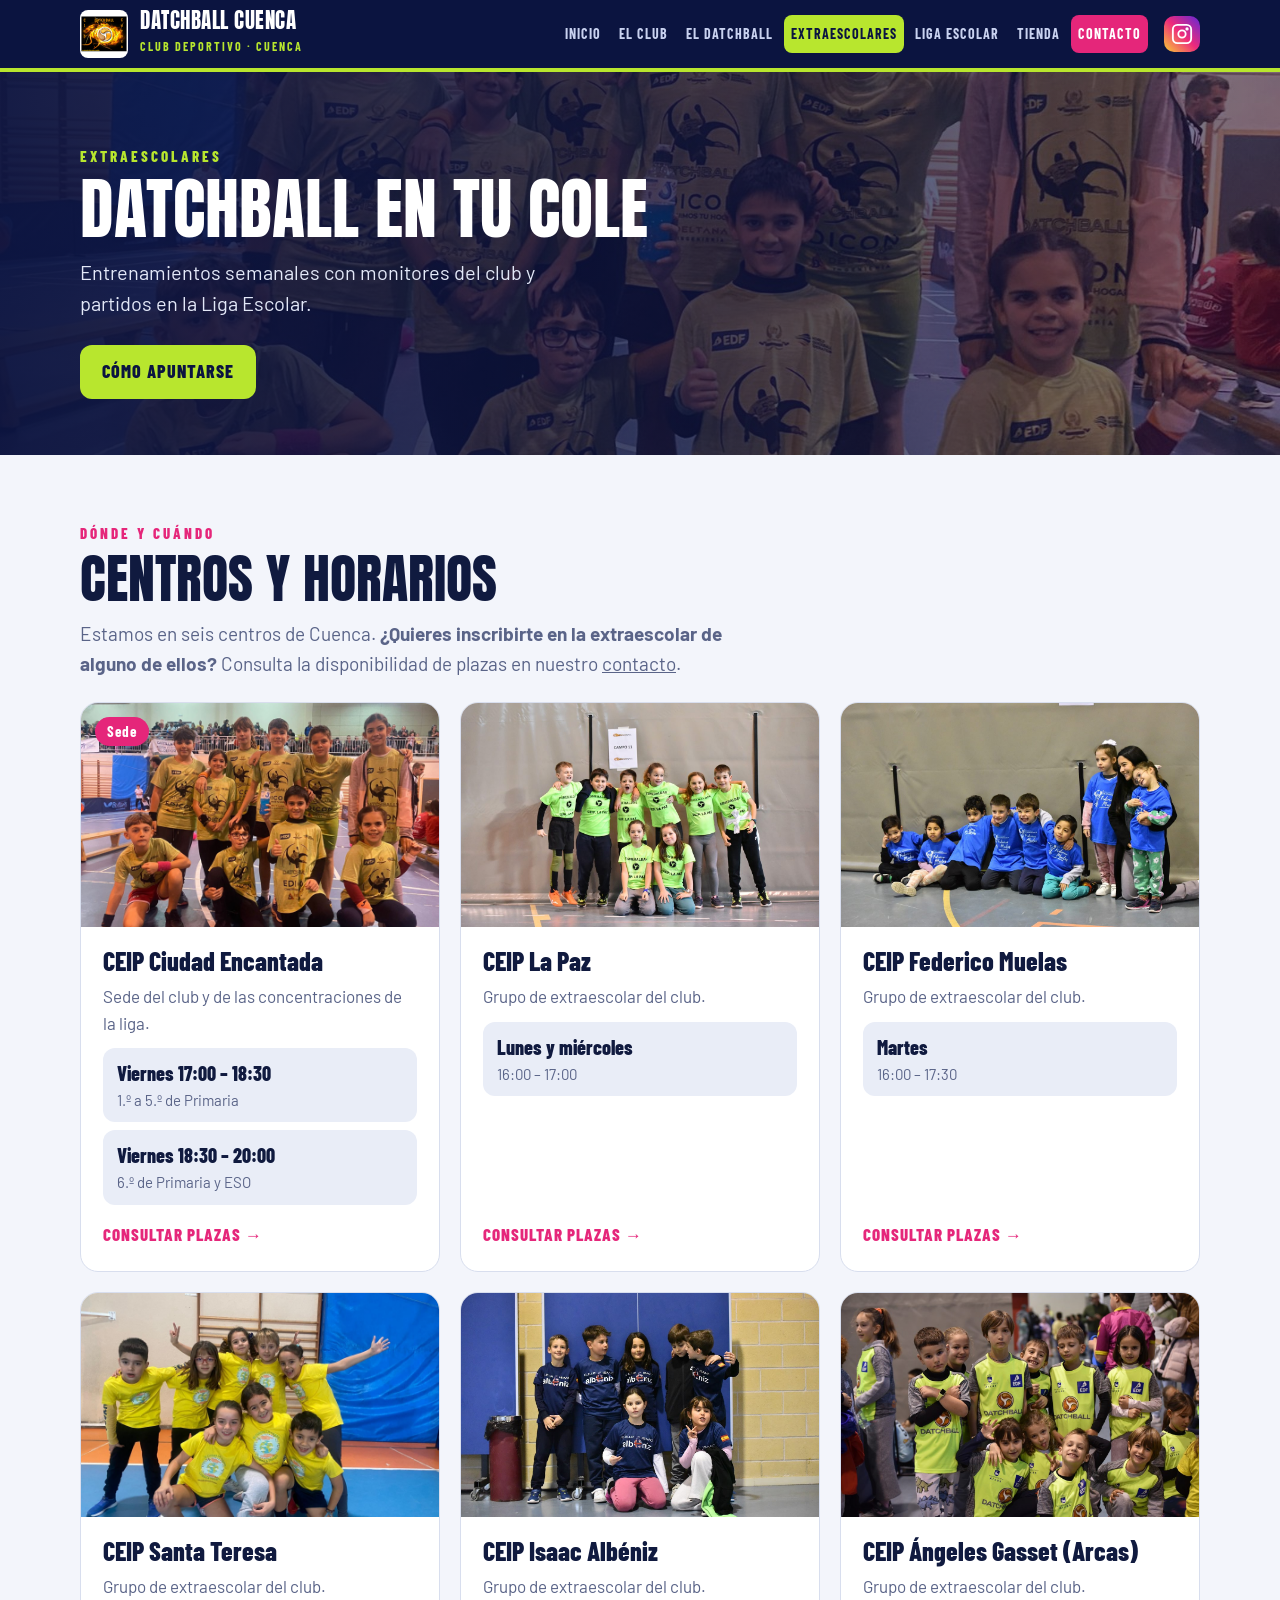
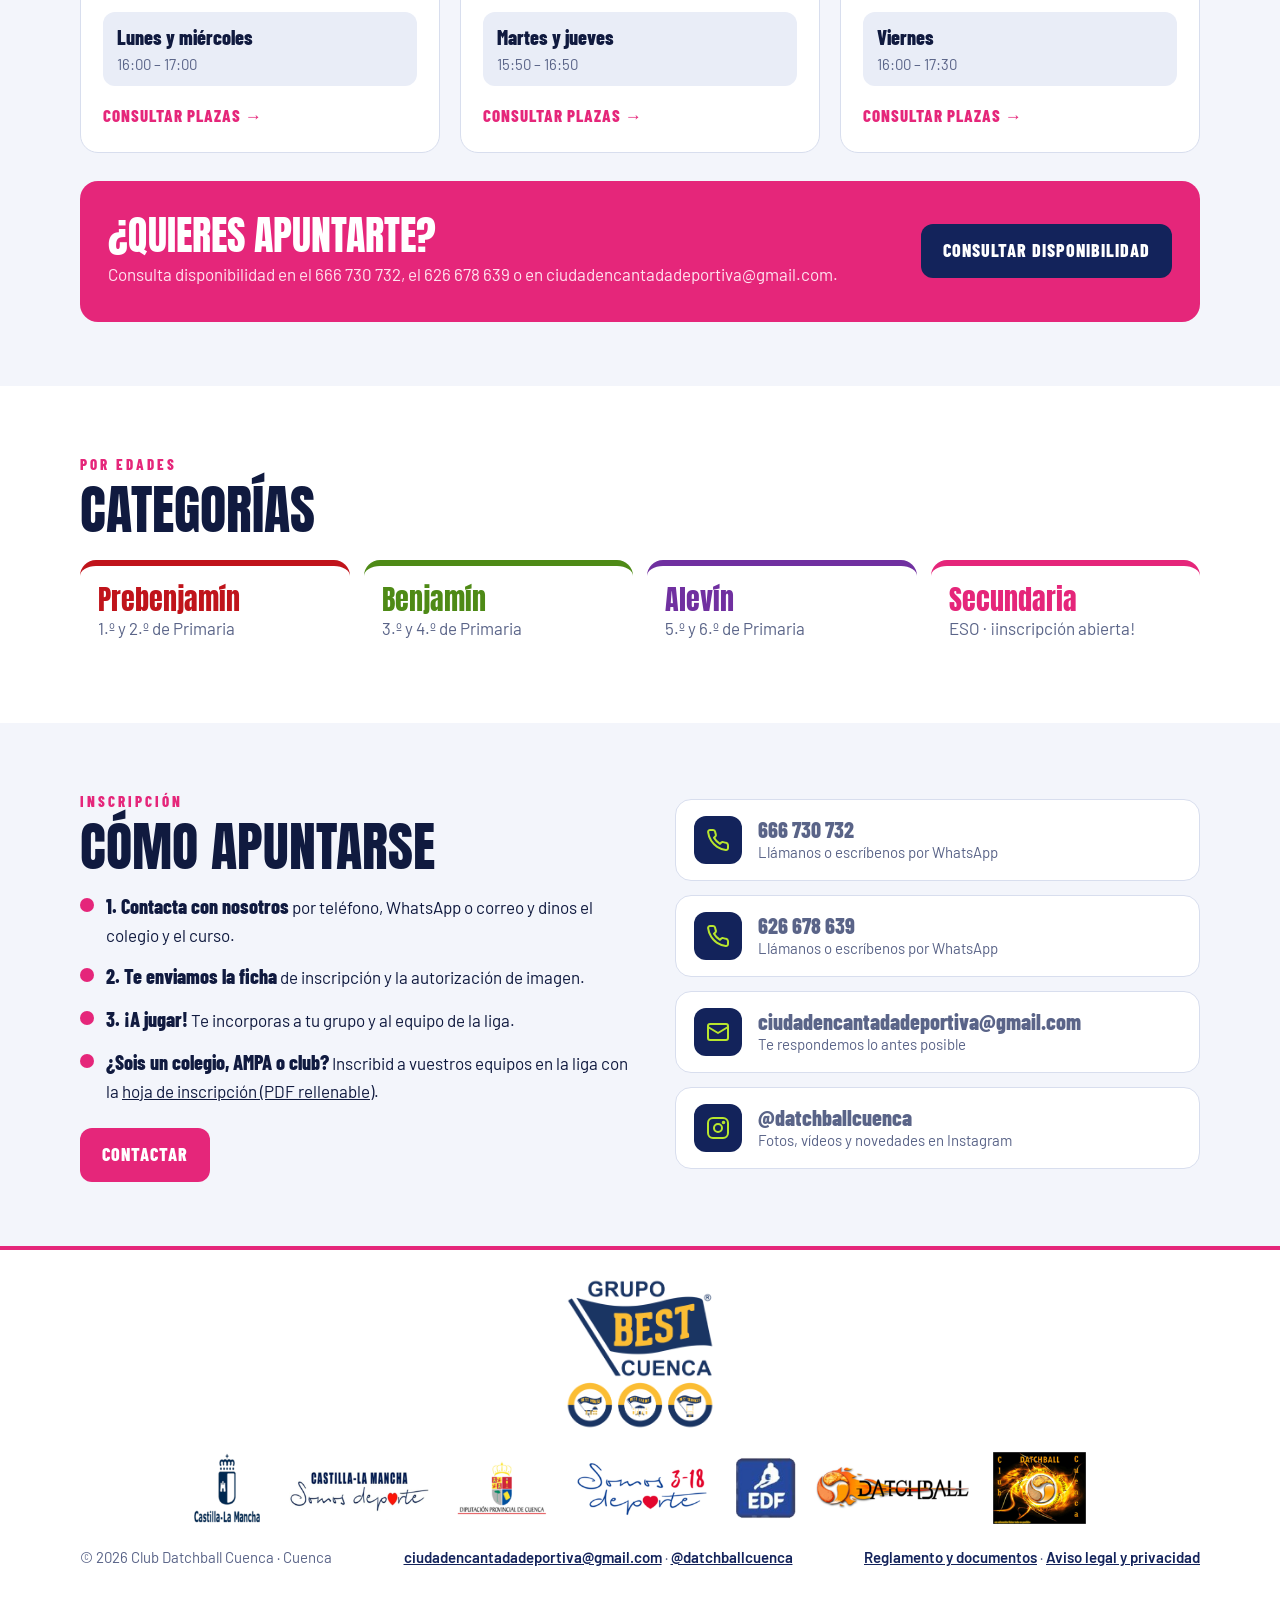
<file: extraescolares.html>
<!doctype html>
<html lang="es"><head><meta charset="utf-8"><meta name="viewport" content="width=device-width,initial-scale=1">
<title>Extraescolares · Club Datchball Cuenca</title>
<meta name="description" content="Extraescolares de datchball en colegios de Cuenca: centros, categorías y cómo apuntarse.">
<meta property="og:title" content="Extraescolares · Club Datchball Cuenca"><meta property="og:description" content="Extraescolares de datchball en colegios de Cuenca: centros, categorías y cómo apuntarse."><meta property="og:image" content="img/hero.jpg"><meta property="og:locale" content="es_ES">
<link rel="icon" href="img/logo-club.png">
<link rel="preconnect" href="https://fonts.googleapis.com"><link rel="preconnect" href="https://fonts.gstatic.com" crossorigin>
<link rel="stylesheet" href="https://fonts.googleapis.com/css2?family=Barlow+Condensed:wght@600;700;800&family=Barlow:wght@400;500;600;700&display=swap">
<link rel="stylesheet" href="css/style.css">
</head><body>
<header class="top"><div class="wrap topin">
 <a class="brand" href="index.html"><img src="img/logo-club.png" alt="Escudo del Club Datchball Cuenca" width="48" height="48"><span><b>DATCHBALL CUENCA</b><small>Club deportivo · Cuenca</small></span></a>
 <a class="igbtn" href="https://www.instagram.com/datchballcuenca/" target="_blank" rel="noopener" aria-label="Síguenos en Instagram: @datchballcuenca" title="Instagram @datchballcuenca"><svg viewBox="0 0 24 24" fill="none" stroke="currentColor" stroke-width="2" stroke-linecap="round" stroke-linejoin="round"><rect x="2" y="2" width="20" height="20" rx="5"/><circle cx="12" cy="12" r="4"/><circle cx="17.5" cy="6.5" r=".8" fill="currentColor"/></svg><span>@datchballcuenca</span></a>
 <button class="burger" aria-label="Abrir menú" aria-expanded="false" onclick="const n=document.getElementById('menu');n.classList.toggle('open');this.setAttribute('aria-expanded',n.classList.contains('open'))">☰</button>
 <nav class="menu" id="menu" aria-label="Menú principal"><a href="index.html">Inicio</a><a href="club.html">El club</a><a href="datchball.html">El datchball</a><a href="extraescolares.html" aria-current="page">Extraescolares</a><a href="liga/index.html">Liga escolar</a><a href="tienda.html">Tienda</a><a href="contacto.html" class="cta">Contacto</a></nav>
</div></header>
<main>

<section class="hero small"><img src="img/equipo1.jpg" alt=""><div class="wrap"><span class="eyebrow">Extraescolares</span><h1>Datchball en tu cole</h1>
<p>Entrenamientos semanales con monitores del club y partidos en la Liga Escolar.</p>
<div class="btns"><a class="btn" href="#apuntate">Cómo apuntarse</a></div></div></section>

<section class="blk"><div class="wrap">
 <span class="eyebrow">Dónde y cuándo</span><h2 class="h2">Centros y horarios</h2>
 <p class="lead">Estamos en seis centros de Cuenca. <b>¿Quieres inscribirte en la extraescolar de alguno de ellos?</b> Consulta la disponibilidad de plazas en nuestro <a href="contacto.html">contacto</a>.</p>
 <div class="grid g3" style="margin-top:24px"><div class="card school"><img class="ci" src="img/equipo1.jpg" alt="" loading="lazy"><span class="chip pink tag">Sede</span>
 <div class="cb"><h3>CEIP Ciudad Encantada</h3><p>Sede del club y de las concentraciones de la liga.</p><ul class="hor"><li><b>Viernes 17:00 – 18:30</b><span>1.º a 5.º de Primaria</span></li><li><b>Viernes 18:30 – 20:00</b><span>6.º de Primaria y ESO</span></li></ul>
 <a class="more" href="contacto.html">Consultar plazas →</a></div></div><div class="card school"><img class="ci" src="img/ext-la-paz.jpg" alt="" loading="lazy">
 <div class="cb"><h3>CEIP La Paz</h3><p>Grupo de extraescolar del club.</p><ul class="hor"><li><b>Lunes y miércoles</b><span>16:00 – 17:00</span></li></ul>
 <a class="more" href="contacto.html">Consultar plazas →</a></div></div><div class="card school"><img class="ci" src="img/ext-federico-muelas.jpg" alt="" loading="lazy">
 <div class="cb"><h3>CEIP Federico Muelas</h3><p>Grupo de extraescolar del club.</p><ul class="hor"><li><b>Martes</b><span>16:00 – 17:30</span></li></ul>
 <a class="more" href="contacto.html">Consultar plazas →</a></div></div><div class="card school"><img class="ci" src="img/equipo2.jpg" alt="" loading="lazy">
 <div class="cb"><h3>CEIP Santa Teresa</h3><p>Grupo de extraescolar del club.</p><ul class="hor"><li><b>Lunes y miércoles</b><span>16:00 – 17:00</span></li></ul>
 <a class="more" href="contacto.html">Consultar plazas →</a></div></div><div class="card school"><img class="ci" src="img/galeria/g144.jpg" alt="" loading="lazy">
 <div class="cb"><h3>CEIP Isaac Albéniz</h3><p>Grupo de extraescolar del club.</p><ul class="hor"><li><b>Martes y jueves</b><span>15:50 – 16:50</span></li></ul>
 <a class="more" href="contacto.html">Consultar plazas →</a></div></div><div class="card school"><img class="ci" src="img/ext-arcas.jpg" alt="" loading="lazy">
 <div class="cb"><h3>CEIP Ángeles Gasset (Arcas)</h3><p>Grupo de extraescolar del club.</p><ul class="hor"><li><b>Viernes</b><span>16:00 – 17:30</span></li></ul>
 <a class="more" href="contacto.html">Consultar plazas →</a></div></div></div>
 <div class="band" style="border-radius:18px;margin-top:28px"><div class="wrap" style="padding-inline:28px"><div><h2>¿Quieres apuntarte?</h2><p>Consulta disponibilidad en el 666 730 732, el 626 678 639 o en ciudadencantadadeportiva@gmail.com.</p></div><a class="btn navy" href="contacto.html">Consultar disponibilidad</a></div></div>
</div></section>

<section class="blk alt"><div class="wrap">
 <span class="eyebrow">Por edades</span><h2 class="h2">Categorías</h2>
 <div class="cats">
  <div style="--c:#C0141B"><b>Prebenjamín</b><span>1.º y 2.º de Primaria</span></div>
  <div style="--c:#4E8A16"><b>Benjamín</b><span>3.º y 4.º de Primaria</span></div>
  <div style="--c:#7030A0"><b>Alevín</b><span>5.º y 6.º de Primaria</span></div>
  <div style="--c:#E5267A"><b>Secundaria</b><span>ESO · ¡inscripción abierta!</span></div>
 </div></div></section>

<section class="blk" id="apuntate"><div class="wrap split">
 <div><span class="eyebrow">Inscripción</span><h2 class="h2">Cómo apuntarse</h2>
  <ul class="vals">
   <li><span><b>1. Contacta con nosotros</b> por teléfono, WhatsApp o correo y dinos el colegio y el curso.</span></li>
   <li><span><b>2. Te enviamos la ficha</b> de inscripción y la autorización de imagen.</span></li>
   <li><span><b>3. ¡A jugar!</b> Te incorporas a tu grupo y al equipo de la liga.</span></li>
   <li><span><b>¿Sois un colegio, AMPA o club?</b> Inscribid a vuestros equipos en la liga con la <a href="docs/Hoja_Inscripcion_Equipos_Liga_Datchball_2026-27.pdf" download>hoja de inscripción (PDF rellenable)</a>.</span></li>
  </ul>
  <div class="btns" style="margin-top:24px"><a class="btn pink" href="contacto.html">Contactar</a></div></div>
 <div class="contact">
 <a class="row" href="tel:+34666730732"><span class="ic"><svg viewBox="0 0 24 24" fill="none" stroke="currentColor" stroke-width="2" stroke-linecap="round" stroke-linejoin="round"><path d="M22 16.9v3a2 2 0 0 1-2.2 2 19.8 19.8 0 0 1-8.6-3.1 19.5 19.5 0 0 1-6-6A19.8 19.8 0 0 1 2.1 4.2 2 2 0 0 1 4.1 2h3a2 2 0 0 1 2 1.7c.1.9.4 1.8.7 2.7a2 2 0 0 1-.5 2.1L8 9.8a16 16 0 0 0 6 6l1.3-1.3a2 2 0 0 1 2.1-.4c.9.3 1.8.6 2.7.7a2 2 0 0 1 1.7 2z"/></svg></span><span><b>666 730 732</b><span>Llámanos o escríbenos por WhatsApp</span></span></a>
 <a class="row" href="tel:+34626678639"><span class="ic"><svg viewBox="0 0 24 24" fill="none" stroke="currentColor" stroke-width="2" stroke-linecap="round" stroke-linejoin="round"><path d="M22 16.9v3a2 2 0 0 1-2.2 2 19.8 19.8 0 0 1-8.6-3.1 19.5 19.5 0 0 1-6-6A19.8 19.8 0 0 1 2.1 4.2 2 2 0 0 1 4.1 2h3a2 2 0 0 1 2 1.7c.1.9.4 1.8.7 2.7a2 2 0 0 1-.5 2.1L8 9.8a16 16 0 0 0 6 6l1.3-1.3a2 2 0 0 1 2.1-.4c.9.3 1.8.6 2.7.7a2 2 0 0 1 1.7 2z"/></svg></span><span><b>626 678 639</b><span>Llámanos o escríbenos por WhatsApp</span></span></a>
 <a class="row" href="mailto:ciudadencantadadeportiva@gmail.com?subject=Información%20Club%20Datchball%20Cuenca"><span class="ic"><svg viewBox="0 0 24 24" fill="none" stroke="currentColor" stroke-width="2" stroke-linecap="round" stroke-linejoin="round"><rect x="2" y="4" width="20" height="16" rx="2"/><path d="m22 7-10 6L2 7"/></svg></span><span><b style="overflow-wrap:anywhere">ciudadencantadadeportiva@gmail.com</b><span>Te respondemos lo antes posible</span></span></a>
 <a class="row" href="https://www.instagram.com/datchballcuenca/" target="_blank" rel="noopener"><span class="ic"><svg viewBox="0 0 24 24" fill="none" stroke="currentColor" stroke-width="2" stroke-linecap="round" stroke-linejoin="round"><rect x="2" y="2" width="20" height="20" rx="5"/><circle cx="12" cy="12" r="4"/><circle cx="17.5" cy="6.5" r=".8" fill="currentColor"/></svg></span><span><b>@datchballcuenca</b><span>Fotos, vídeos y novedades en Instagram</span></span></a>
</div>
</div></section>

</main>
<footer class="foot"><div class="wrap">
 <div class="footsp"><a href="club.html#patrocinadores"><img src="img/grupo-best-cuenca.png" alt="Grupo Best Cuenca, patrocinador principal" width="150"></a></div>
 <img class="strip" src="img/strip.png" alt="Castilla-La Mancha · Somos Deporte · Diputación de Cuenca · Somos Deporte 3-18 · Datchball · Club Datchball Cuenca">
 <div class="cols"><span>© 2026 Club Datchball Cuenca · Cuenca</span>
 <span><a href="mailto:ciudadencantadadeportiva@gmail.com">ciudadencantadadeportiva@gmail.com</a> · <a href="https://www.instagram.com/datchballcuenca/" target="_blank" rel="noopener">@datchballcuenca</a></span>
 <span><a href="datchball.html#documentos">Reglamento y documentos</a> · <a href="aviso-legal.html">Aviso legal y privacidad</a></span></div>
</div></footer>
</body></html>
</file>
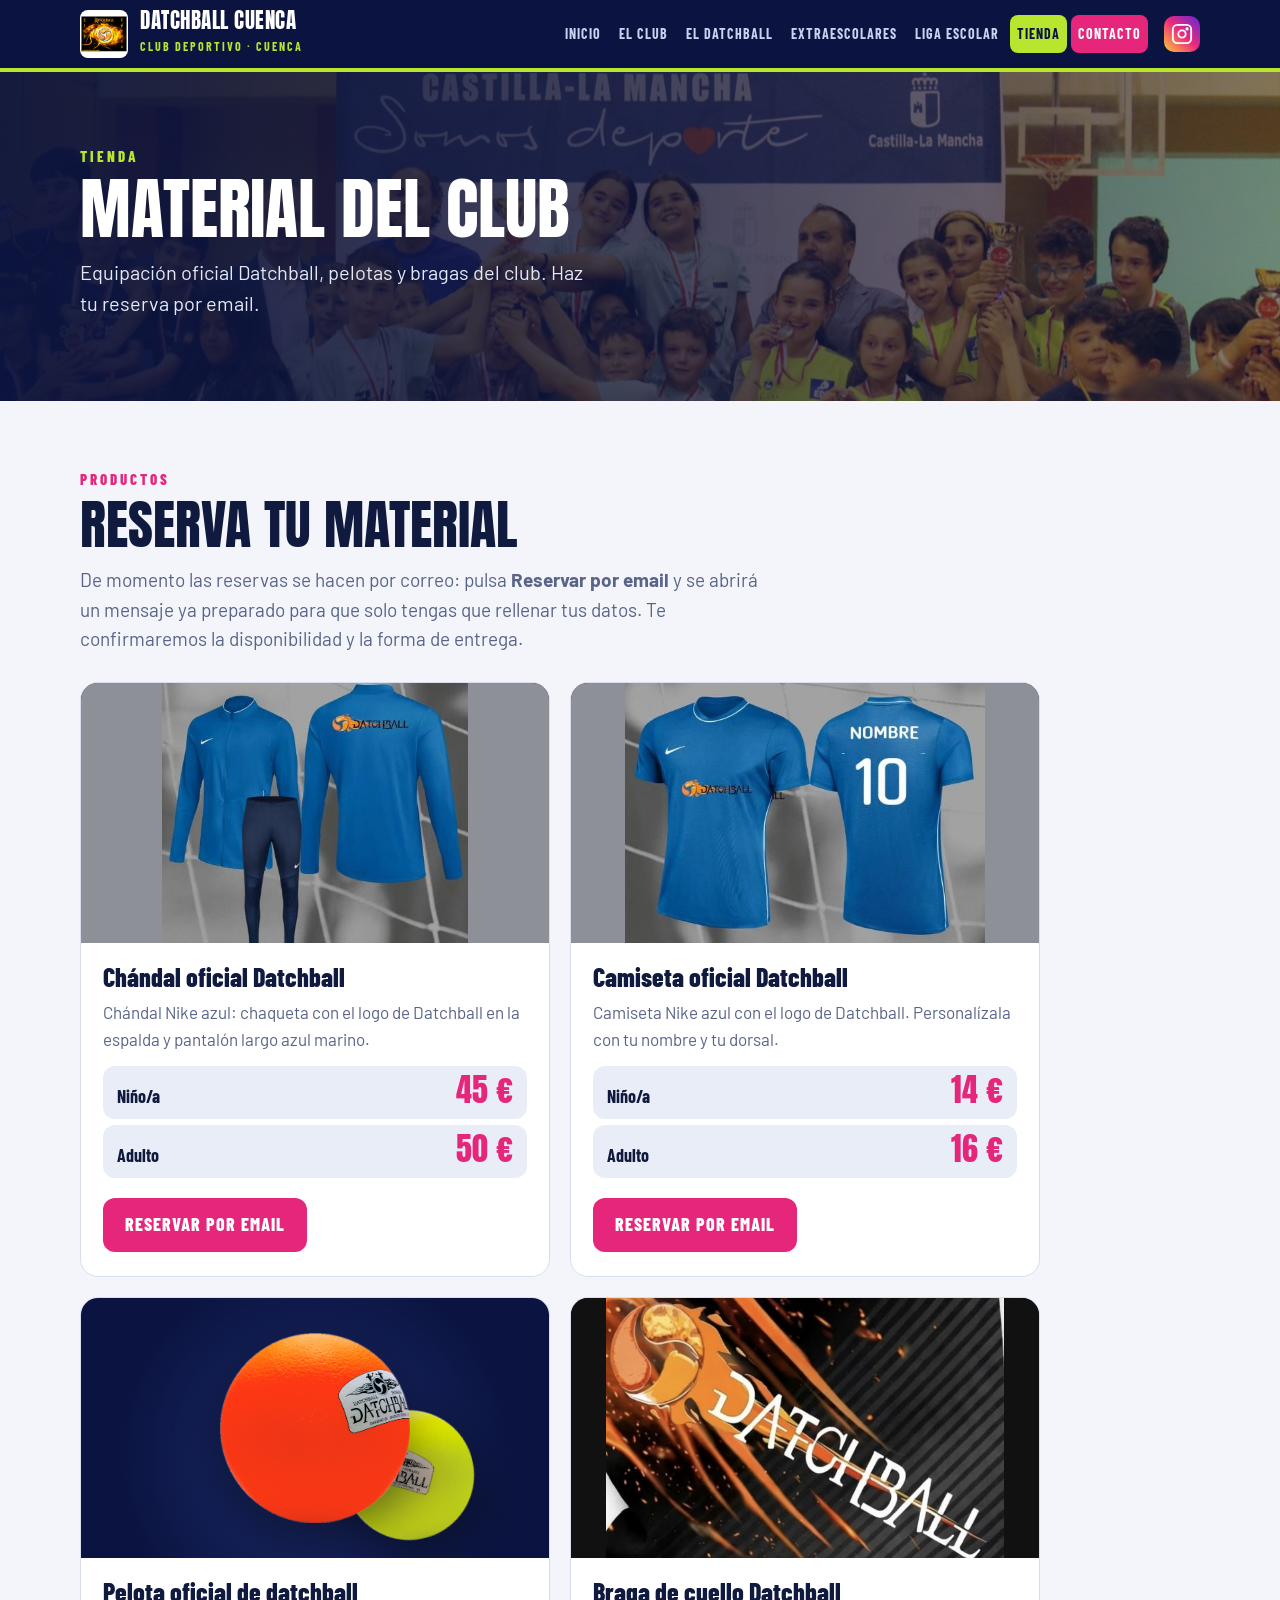
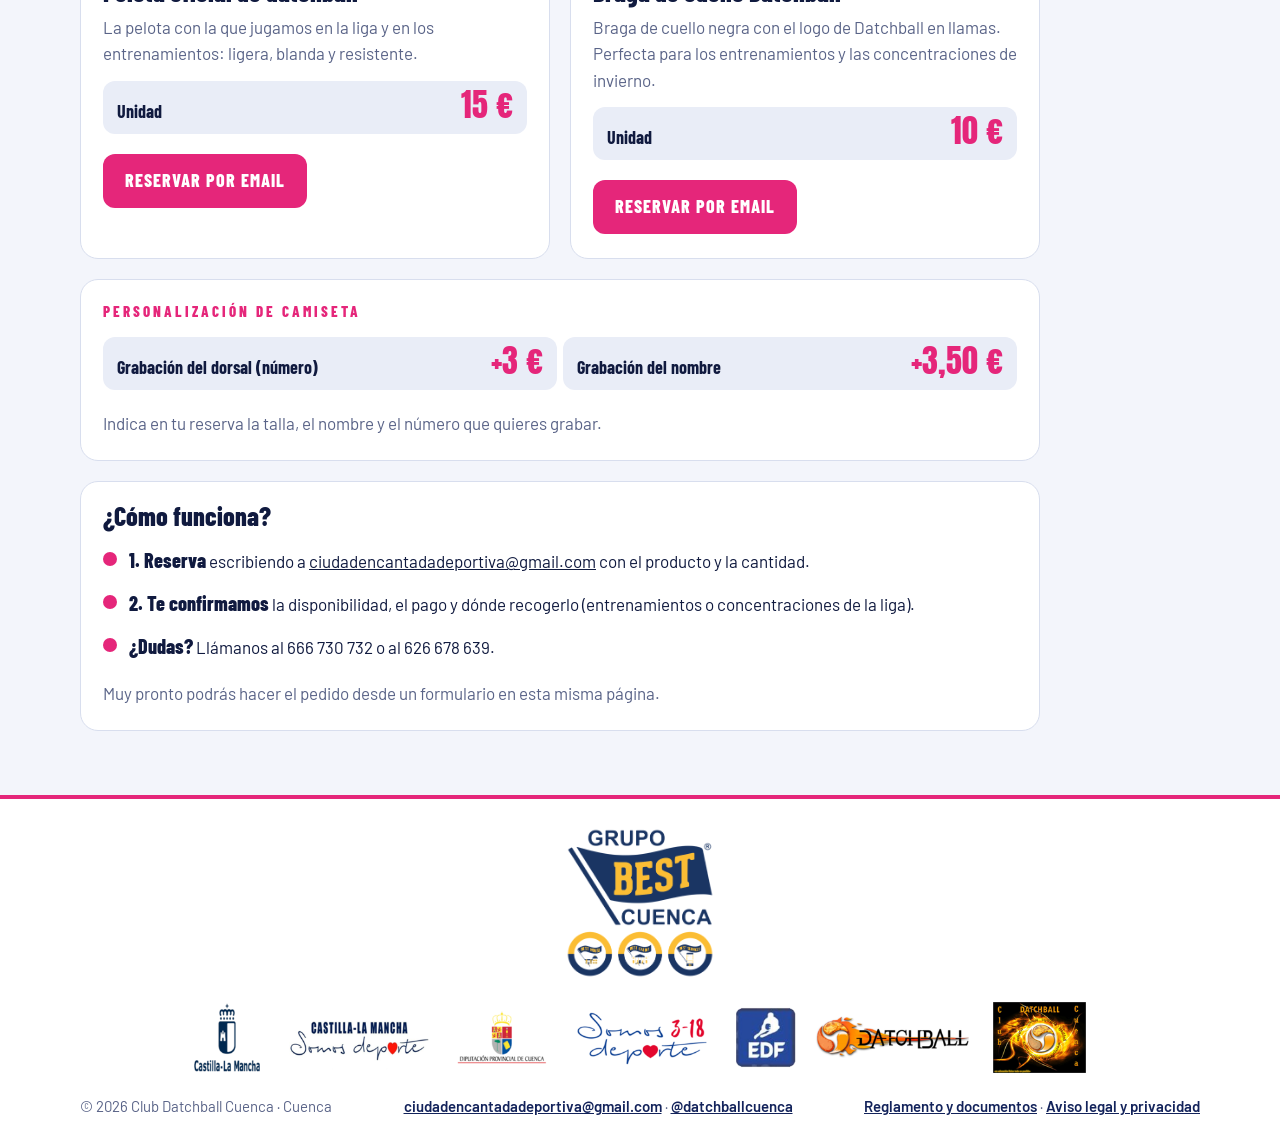
<file: tienda.html>
<!doctype html>
<html lang="es"><head><meta charset="utf-8"><meta name="viewport" content="width=device-width,initial-scale=1">
<title>Tienda · Club Datchball Cuenca</title>
<meta name="description" content="Reserva la equipación oficial, pelotas y bragas del Club Datchball Cuenca.">
<meta property="og:title" content="Tienda · Club Datchball Cuenca"><meta property="og:description" content="Reserva la equipación oficial, pelotas y bragas del Club Datchball Cuenca."><meta property="og:image" content="img/hero.jpg"><meta property="og:locale" content="es_ES">
<link rel="icon" href="img/logo-club.png">
<link rel="preconnect" href="https://fonts.googleapis.com"><link rel="preconnect" href="https://fonts.gstatic.com" crossorigin>
<link rel="stylesheet" href="https://fonts.googleapis.com/css2?family=Barlow+Condensed:wght@600;700;800&family=Barlow:wght@400;500;600;700&display=swap">
<link rel="stylesheet" href="css/style.css">
</head><body>
<header class="top"><div class="wrap topin">
 <a class="brand" href="index.html"><img src="img/logo-club.png" alt="Escudo del Club Datchball Cuenca" width="48" height="48"><span><b>DATCHBALL CUENCA</b><small>Club deportivo · Cuenca</small></span></a>
 <a class="igbtn" href="https://www.instagram.com/datchballcuenca/" target="_blank" rel="noopener" aria-label="Síguenos en Instagram: @datchballcuenca" title="Instagram @datchballcuenca"><svg viewBox="0 0 24 24" fill="none" stroke="currentColor" stroke-width="2" stroke-linecap="round" stroke-linejoin="round"><rect x="2" y="2" width="20" height="20" rx="5"/><circle cx="12" cy="12" r="4"/><circle cx="17.5" cy="6.5" r=".8" fill="currentColor"/></svg><span>@datchballcuenca</span></a>
 <button class="burger" aria-label="Abrir menú" aria-expanded="false" onclick="const n=document.getElementById('menu');n.classList.toggle('open');this.setAttribute('aria-expanded',n.classList.contains('open'))">☰</button>
 <nav class="menu" id="menu" aria-label="Menú principal"><a href="index.html">Inicio</a><a href="club.html">El club</a><a href="datchball.html">El datchball</a><a href="extraescolares.html">Extraescolares</a><a href="liga/index.html">Liga escolar</a><a href="tienda.html" aria-current="page">Tienda</a><a href="contacto.html" class="cta">Contacto</a></nav>
</div></header>
<main>

<section class="hero small"><img src="img/podio.jpg" alt=""><div class="wrap"><span class="eyebrow">Tienda</span><h1>Material del club</h1>
<p>Equipación oficial Datchball, pelotas y bragas del club. Haz tu reserva por email.</p></div></section>

<section class="blk"><div class="wrap">
 <span class="eyebrow">Productos</span><h2 class="h2">Reserva tu material</h2>
 <p class="lead">De momento las reservas se hacen por correo: pulsa <b>Reservar por email</b> y se abrirá un mensaje ya preparado para que solo tengas que rellenar tus datos. Te confirmaremos la disponibilidad y la forma de entrega.</p>
 <div class="grid g2" style="margin-top:28px;max-width:960px"><div class="card prod"><div class="pimg"><img src="img/chandal-datchball.jpg" alt="Chándal Nike azul con el logo de Datchball" class="ropa"></div><div class="cb"><h3>Chándal oficial Datchball</h3><p>Chándal Nike azul: chaqueta con el logo de Datchball en la espalda y pantalón largo azul marino.</p>
 <div class="prices"><div class="price"><span>Niño/a</span><b>45 €</b></div><div class="price"><span>Adulto</span><b>50 €</b></div></div>
 <a class="btn pink" href="mailto:ciudadencantadadeportiva@gmail.com?subject=Reserva%3A%20Ch%C3%A1ndal%20oficial%20Datchball&body=Hola%2C%20quiero%20reservar%3A%0A%0AProducto%3A%20Ch%C3%A1ndal%20oficial%20Datchball%0ACantidad%3A%20%0ATalla%20y%20modalidad%20%28ni%C3%B1o/a%20o%20adulto%29%3A%20%0ANombre%20y%20apellidos%3A%20%0ATel%C3%A9fono%3A%20%0AColegio%20o%20equipo%3A%20%0A%0AGracias.">Reservar por email</a></div></div><div class="card prod"><div class="pimg"><img src="img/camiseta-datchball.jpg" alt="Camiseta Nike azul de Datchball, delante y detrás" class="ropa"></div><div class="cb"><h3>Camiseta oficial Datchball</h3><p>Camiseta Nike azul con el logo de Datchball. Personalízala con tu nombre y tu dorsal.</p>
 <div class="prices"><div class="price"><span>Niño/a</span><b>14 €</b></div><div class="price"><span>Adulto</span><b>16 €</b></div></div>
 <a class="btn pink" href="mailto:ciudadencantadadeportiva@gmail.com?subject=Reserva%3A%20Camiseta%20oficial%20Datchball&body=Hola%2C%20quiero%20reservar%3A%0A%0AProducto%3A%20Camiseta%20oficial%20Datchball%0ACantidad%3A%20%0ATalla%20y%20modalidad%20%28ni%C3%B1o/a%20o%20adulto%29%3A%20%0ANombre%20y%20dorsal%20a%20grabar%20%28opcional%29%3A%20%0ANombre%20y%20apellidos%3A%20%0ATel%C3%A9fono%3A%20%0AColegio%20o%20equipo%3A%20%0A%0AGracias.">Reservar por email</a></div></div><div class="card prod"><div class="pimg"><img src="img/ball_orange.png" alt="Pelota de datchball naranja"><img src="img/ball_yellow.png" alt="Pelota de datchball amarilla" class="b2"></div><div class="cb"><h3>Pelota oficial de datchball</h3><p>La pelota con la que jugamos en la liga y en los entrenamientos: ligera, blanda y resistente.</p>
 <div class="prices"><div class="price"><span>Unidad</span><b>15 €</b></div></div>
 <a class="btn pink" href="mailto:ciudadencantadadeportiva@gmail.com?subject=Reserva%3A%20Pelota%20oficial%20de%20datchball&body=Hola%2C%20quiero%20reservar%3A%0A%0AProducto%3A%20Pelota%20oficial%20de%20datchball%0ACantidad%3A%20%0ANombre%20y%20apellidos%3A%20%0ATel%C3%A9fono%3A%20%0AColegio%20o%20equipo%3A%20%0A%0AGracias.">Reservar por email</a></div></div><div class="card prod"><div class="pimg"><img src="img/braga-datchball.jpg" alt="Braga de cuello negra con el logo de Datchball en llamas" class="braga"></div><div class="cb"><h3>Braga de cuello Datchball</h3><p>Braga de cuello negra con el logo de Datchball en llamas. Perfecta para los entrenamientos y las concentraciones de invierno.</p>
 <div class="prices"><div class="price"><span>Unidad</span><b>10 €</b></div></div>
 <a class="btn pink" href="mailto:ciudadencantadadeportiva@gmail.com?subject=Reserva%3A%20Braga%20de%20cuello%20Datchball&body=Hola%2C%20quiero%20reservar%3A%0A%0AProducto%3A%20Braga%20de%20cuello%20Datchball%0ACantidad%3A%20%0ANombre%20y%20apellidos%3A%20%0ATel%C3%A9fono%3A%20%0AColegio%20o%20equipo%3A%20%0A%0AGracias.">Reservar por email</a></div></div></div>
 <div class="card perso" style="margin-top:20px;max-width:960px"><div class="cb">
  <span class="eyebrow">Personalización de camiseta</span>
  <div class="prices"><div class="price"><span>Grabación del dorsal (número)</span><b>+3 €</b></div><div class="price"><span>Grabación del nombre</span><b>+3,50 €</b></div></div>
  <p>Indica en tu reserva la talla, el nombre y el número que quieres grabar.</p></div></div>
 <div class="card" style="margin-top:20px;max-width:960px"><div class="cb">
  <h3>¿Cómo funciona?</h3>
  <ul class="vals" style="margin-top:6px">
   <li><span><b>1. Reserva</b> escribiendo a <a href="mailto:ciudadencantadadeportiva@gmail.com">ciudadencantadadeportiva@gmail.com</a> con el producto y la cantidad.</span></li>
   <li><span><b>2. Te confirmamos</b> la disponibilidad, el pago y dónde recogerlo (entrenamientos o concentraciones de la liga).</span></li>
   <li><span><b>¿Dudas?</b> Llámanos al 666 730 732 o al 626 678 639.</span></li>
  </ul>
  <p class="note" style="color:var(--muted);margin-top:10px">Muy pronto podrás hacer el pedido desde un formulario en esta misma página.</p>
 </div></div>
</div></section>

</main>
<footer class="foot"><div class="wrap">
 <div class="footsp"><a href="club.html#patrocinadores"><img src="img/grupo-best-cuenca.png" alt="Grupo Best Cuenca, patrocinador principal" width="150"></a></div>
 <img class="strip" src="img/strip.png" alt="Castilla-La Mancha · Somos Deporte · Diputación de Cuenca · Somos Deporte 3-18 · Datchball · Club Datchball Cuenca">
 <div class="cols"><span>© 2026 Club Datchball Cuenca · Cuenca</span>
 <span><a href="mailto:ciudadencantadadeportiva@gmail.com">ciudadencantadadeportiva@gmail.com</a> · <a href="https://www.instagram.com/datchballcuenca/" target="_blank" rel="noopener">@datchballcuenca</a></span>
 <span><a href="datchball.html#documentos">Reglamento y documentos</a> · <a href="aviso-legal.html">Aviso legal y privacidad</a></span></div>
</div></footer>
</body></html>
</file>
<file: css/style.css>
@font-face{font-family:'Anton';src:url(../fonts/anton-latin-400-normal.woff2) format('woff2');font-display:swap}
:root{
  --bg:#F3F5FB;--surface:#fff;--surface2:#E9EDF7;--fg:#101A3F;--muted:#5A6488;--line:#D8DEEE;
  --navy:#13235B;--navy2:#0B1440;--lime:#B8E62E;--pink:#E5267A;--sun:#F5C518;--orange:#E9620E;
  --display:'Anton',Impact,'Arial Narrow',sans-serif;--cond:'Barlow Condensed','Arial Narrow',sans-serif;--body:'Barlow',system-ui,-apple-system,'Segoe UI',sans-serif;
}
*{box-sizing:border-box}
html{scroll-behavior:smooth}
body{margin:0;background:var(--bg);color:var(--fg);font-family:var(--body);font-size:17px;line-height:1.55}
img{max-width:100%;display:block}
a{color:inherit}
.wrap{max-width:1160px;margin:0 auto;padding-inline:20px}
/* header */
header.top{position:sticky;top:0;z-index:50;background:var(--navy2);color:#fff;border-bottom:4px solid var(--lime)}
.topin{display:flex;align-items:center;gap:16px;min-height:68px}
.brand{display:flex;align-items:center;gap:12px;text-decoration:none;margin-right:auto}
.brand img{width:48px;height:48px;border-radius:8px}
.brand b{font-family:var(--display);font-weight:400;font-size:24px;letter-spacing:.5px;line-height:1;display:block}
.brand small{font-family:var(--cond);font-weight:700;letter-spacing:2px;font-size:12px;color:var(--lime);text-transform:uppercase}
nav.menu{display:flex;gap:4px}
nav.menu a{font-family:var(--cond);font-weight:700;letter-spacing:1px;font-size:17px;text-transform:uppercase;color:#C9D2F0;text-decoration:none;padding:8px 12px;border-radius:8px;white-space:nowrap}
nav.menu a:hover{color:#fff;background:rgba(255,255,255,.08)}
nav.menu a[aria-current="page"]{background:var(--lime);color:var(--navy2)}
nav.menu a.cta{background:var(--pink);color:#fff}
.burger{display:none;background:none;border:0;color:#fff;font-size:30px;cursor:pointer;line-height:1;padding:6px}
@media (max-width:900px){
  .burger{display:block}
  nav.menu{display:none;position:absolute;left:0;right:0;top:100%;background:var(--navy2);flex-direction:column;padding:10px 20px 18px;border-bottom:4px solid var(--lime)}
  nav.menu.open{display:flex}
  nav.menu a{font-size:20px;padding:12px}
}
/* hero */
.hero{position:relative;color:#fff;background:var(--navy2);overflow:hidden}
.hero>img{position:absolute;inset:0;width:100%;height:100%;object-fit:cover;opacity:.55}
.hero::after{content:"";position:absolute;inset:0;background:linear-gradient(90deg,rgba(11,20,64,.92) 0%,rgba(11,20,64,.55) 55%,rgba(11,20,64,.1) 100%)}
.hero .wrap{position:relative;z-index:1;padding-block:110px 90px}
.hero.small .wrap{padding-block:70px 56px}
.eyebrow{font-family:var(--cond);font-weight:800;letter-spacing:3px;text-transform:uppercase;font-size:15px;color:var(--pink)}
.hero .eyebrow{color:var(--lime)}
.hero h1{font-family:var(--display);font-weight:400;font-size:clamp(46px,8vw,96px);line-height:.95;text-transform:uppercase;margin:8px 0 16px;max-width:12ch}
.hero.small h1{font-size:clamp(40px,6vw,68px);max-width:none}
.hero p{font-size:20px;max-width:46ch;margin:0 0 26px;color:#E3E8F8}
.btns{display:flex;gap:12px;flex-wrap:wrap}
.btn{display:inline-block;font-family:var(--cond);font-weight:800;letter-spacing:1px;font-size:18px;text-transform:uppercase;padding:13px 22px;border-radius:12px;text-decoration:none;background:var(--lime);color:var(--navy2);border:0;cursor:pointer}
.btn.pink{background:var(--pink);color:#fff}
.btn.ghost{background:transparent;color:#fff;box-shadow:inset 0 0 0 2px rgba(255,255,255,.6)}
.btn.navy{background:var(--navy);color:#fff}
.hero>img.ball{position:absolute;z-index:2;inset:auto 4% -40px auto;height:auto;opacity:1;object-fit:contain;width:min(30vw,300px);filter:drop-shadow(0 20px 30px rgba(0,0,0,.4))}
@media (max-width:700px){.hero>img.ball{inset:auto -20px -30px auto;width:130px;bottom:-30px;right:-20px}}
/* sections */
section.blk{padding-block:64px}
section.blk.alt{background:var(--surface)}
section.blk.navy{background:var(--navy);color:#fff}
.h2{font-family:var(--display);font-weight:400;font-size:clamp(34px,5vw,54px);line-height:1;text-transform:uppercase;margin:6px 0 14px}
.lead{color:var(--muted);max-width:62ch;font-size:19px;margin:0}
.navy .lead{color:#C9D2F0}
.grid{display:grid;gap:20px}
.g2{grid-template-columns:repeat(auto-fit,minmax(min(100%,420px),1fr))}
.g3{grid-template-columns:repeat(auto-fit,minmax(min(100%,300px),1fr))}
.g4{grid-template-columns:repeat(auto-fit,minmax(min(100%,220px),1fr))}
.split{display:grid;grid-template-columns:1.05fr 1fr;gap:44px;align-items:center}
@media (max-width:860px){.split{grid-template-columns:1fr}}
.photo{border-radius:20px;overflow:hidden;box-shadow:0 18px 40px rgba(16,26,63,.18)}
.photo img{width:100%;height:100%;object-fit:cover;aspect-ratio:4/3}
.card{background:var(--surface);border:1px solid var(--line);border-radius:18px;overflow:hidden;display:flex;flex-direction:column}
.card .ci{aspect-ratio:16/10;object-fit:cover;width:100%}
.card .cb{padding:20px 22px 24px;display:flex;flex-direction:column;gap:8px;flex:1}
.card h3{font-family:var(--cond);font-weight:800;font-size:26px;line-height:1.1;margin:0}
.card p{margin:0;color:var(--muted)}
.card .more{margin-top:auto;padding-top:8px;font-family:var(--cond);font-weight:800;letter-spacing:1px;text-transform:uppercase;color:var(--pink);text-decoration:none}
a.card{text-decoration:none;color:inherit;transition:transform .2s,box-shadow .2s}
a.card:hover{transform:translateY(-4px);box-shadow:0 14px 30px rgba(16,26,63,.14)}
.stats{display:grid;grid-template-columns:repeat(auto-fit,minmax(150px,1fr));gap:16px;margin-top:28px}
.stats div{background:rgba(255,255,255,.07);border-radius:16px;padding:18px;text-align:center}
.stats b{display:block;font-family:var(--display);font-weight:400;font-size:54px;line-height:1;color:var(--lime)}
.stats span{font-family:var(--cond);font-weight:700;letter-spacing:1px;text-transform:uppercase;font-size:15px;color:#C9D2F0}
.vals{list-style:none;padding:0;margin:18px 0 0;display:grid;gap:12px}
.vals li{display:flex;gap:12px;align-items:flex-start}
.vals li::before{content:"";flex:none;width:14px;height:14px;border-radius:50%;background:var(--pink);margin-top:7px}
.vals b{font-family:var(--cond);font-weight:800;font-size:20px}
.chip{display:inline-block;font-family:var(--cond);font-weight:700;font-size:15px;letter-spacing:.5px;padding:3px 12px;border-radius:99px;background:var(--surface2)}
.chip.lime{background:var(--lime);color:var(--navy2)}
.chip.pink{background:var(--pink);color:#fff}
.school{position:relative}
.school .tag{position:absolute;top:14px;left:14px}
.cats{display:grid;grid-template-columns:repeat(auto-fit,minmax(200px,1fr));gap:14px;margin-top:24px}
.cats div{border-radius:16px;padding:18px;background:var(--surface);border-top:6px solid var(--c)}
.cats b{font-family:var(--display);font-weight:400;font-size:28px;color:var(--c);display:block;line-height:1.1}
.cats span{color:var(--muted)}
.contact{display:grid;gap:14px}
.contact a.row{display:flex;gap:16px;align-items:center;background:var(--surface);border:1px solid var(--line);border-radius:16px;padding:16px 18px;text-decoration:none}
.contact a.row:hover{border-color:var(--pink)}
.contact .ic{flex:none;width:48px;height:48px;border-radius:12px;background:var(--navy);color:var(--lime);display:flex;align-items:center;justify-content:center}
.contact .ic svg{width:24px;height:24px}
.contact b{display:block;font-family:var(--cond);font-weight:800;font-size:22px;line-height:1.1}
.contact span{color:var(--muted);font-size:15px}
.map{border:0;width:100%;height:380px;border-radius:18px;background:var(--surface2)}
.band{background:var(--pink);color:#fff}
.band .wrap{display:flex;gap:20px;align-items:center;justify-content:space-between;flex-wrap:wrap;padding-block:34px}
.band h2{font-family:var(--display);font-weight:400;font-size:clamp(28px,4vw,40px);text-transform:uppercase;margin:0;line-height:1}
.band p{margin:6px 0 0;color:#FFE3EF}
.gallery{display:grid;grid-template-columns:repeat(auto-fill,minmax(min(100%,260px),1fr));gap:12px}
.gallery img{aspect-ratio:4/3;object-fit:cover;border-radius:14px;width:100%}
/* footer */
footer.foot{background:#fff;border-top:4px solid var(--pink);padding-block:28px;color:#5A6488;font-size:15px}
footer.foot .strip{width:100%;max-width:900px;margin:0 auto 18px}
footer.foot .cols{display:flex;gap:20px;justify-content:space-between;flex-wrap:wrap;align-items:center}
footer.foot a{color:var(--navy);font-weight:600}
:focus-visible{outline:3px solid var(--pink);outline-offset:2px}

.tl{display:grid;grid-template-columns:repeat(auto-fit,minmax(min(100%,230px),1fr));gap:16px;margin-top:28px}
.tl div{background:rgba(255,255,255,.07);border-top:5px solid var(--lime);border-radius:16px;padding:18px 20px}
.tl b{display:block;font-family:var(--display);font-weight:400;font-size:30px;color:var(--lime);line-height:1.1;margin-bottom:6px}
.tl span{color:#DCE2F5;font-size:16px}
a.card.doc .cb{padding-top:22px}
@media (max-width:1300px) and (min-width:901px){nav.menu a{font-size:15px;padding:8px 9px}.brand b{font-size:21px}}
.brand small{white-space:nowrap}

.stats.light div{background:var(--surface);border:1px solid var(--line)}
.stats.light b{color:var(--navy)}
.stats.light span{color:var(--muted);text-transform:none;letter-spacing:0;font-size:16px}
.navy .vals b{color:#fff}.navy .vals span{color:#DCE2F5}

.hor{list-style:none;padding:0;margin:4px 0 0;display:grid;gap:8px}
.hor li{display:flex;flex-direction:column;background:var(--surface2);border-radius:12px;padding:10px 14px}
.hor b{font-family:var(--cond);font-weight:800;font-size:20px;color:var(--fg)}
.hor span{color:var(--muted);font-size:15px}
.gallery{grid-template-columns:repeat(auto-fill,minmax(min(100%,220px),1fr))}
.gallery a{display:block;border-radius:14px;overflow:hidden}
.gallery a img{transition:transform .3s}
.gallery a:hover img{transform:scale(1.04)}
.lb{position:fixed;inset:0;z-index:100;background:rgba(5,10,30,.92);display:flex;align-items:center;justify-content:center;padding:20px}
.lb[hidden]{display:none}
.lb img{max-width:100%;max-height:90vh;border-radius:12px;aspect-ratio:auto;width:auto}
.lb button{position:absolute;top:14px;right:20px;background:none;border:0;color:#fff;font-size:44px;cursor:pointer}

.prod .pimg{position:relative;height:260px;background:radial-gradient(circle at 50% 60%,#1E2E72 0%,var(--navy2) 70%);display:flex;align-items:center;justify-content:center;overflow:hidden}
.prod .pimg img{width:190px;filter:drop-shadow(0 16px 24px rgba(0,0,0,.45));position:relative;z-index:2}
.prod .pimg img.b2{width:130px;position:absolute;right:16%;bottom:18px;z-index:1;transform:rotate(-14deg)}
.ph-braga{width:220px;height:120px;border-radius:60px/40px;background:repeating-linear-gradient(90deg,var(--lime) 0 18px,#a9d51f 18px 36px);display:flex;align-items:center;justify-content:center;box-shadow:0 16px 30px rgba(0,0,0,.45);transform:rotate(-6deg)}
.ph-braga span{font-family:var(--display);color:var(--navy2);text-align:center;font-size:20px;line-height:1.05}
.price{display:flex;align-items:baseline;gap:8px;margin:6px 0 10px}
.price b{font-family:var(--display);font-weight:400;font-size:44px;color:var(--pink);line-height:1}
.price span{color:var(--muted)}
.prod .btn{align-self:flex-start}
@media (max-width:1300px) and (min-width:901px){nav.menu a{font-size:14px;padding:8px 7px}}

.prod .pimg img.braga{width:100%;height:100%;object-fit:contain;background:#111;object-position:center;filter:none}

.mainsp{display:inline-flex;flex-direction:column;align-items:center;gap:12px;background:#fff;border:1px solid var(--line);border-radius:20px;padding:22px 34px;margin-top:6px}
.mainsp img{width:min(320px,70vw)}
.footsp{text-align:center;margin-bottom:12px}
.footsp img{display:inline-block;width:150px;height:auto}

.prod .pimg img.ropa{width:100%;height:100%;object-fit:contain;background:#8d9096;filter:none}
.prices{display:grid;gap:6px;margin:6px 0 12px}
.prices .price{display:flex;justify-content:space-between;align-items:baseline;gap:12px;margin:0;padding:8px 14px;background:var(--surface2);border-radius:12px}
.prices .price span{color:var(--fg);font-family:var(--cond);font-weight:700;font-size:18px}
.prices .price b{font-size:32px}
.perso .prices{grid-template-columns:repeat(auto-fit,minmax(min(100%,260px),1fr))}

.prod .pimg img.braga{width:100%;height:100%;object-fit:contain;background:#111;filter:none}

/* Instagram */
.igbtn{display:inline-flex;align-items:center;gap:8px;color:#fff;text-decoration:none;font-family:var(--cond);font-weight:700;letter-spacing:.5px;font-size:15px;padding:7px 12px;border-radius:10px;background:linear-gradient(45deg,#f9ce34,#ee2a7b 50%,#6228d7);white-space:nowrap}
.igbtn svg{width:22px;height:22px;flex:none}
.igbtn:hover{filter:brightness(1.1)}
@media (max-width:1500px){.igbtn span{display:none}.igbtn{padding:7px}}
@media (max-width:1500px) and (min-width:1301px){nav.menu a{font-size:15px;padding:8px 9px}}
@media (max-width:1100px) and (min-width:901px){.brand small{display:none}.brand b{font-size:18px}nav.menu a{font-size:12px;padding:6px 5px;letter-spacing:.3px}}
.brand{flex:none}.menu{order:2}.igbtn{order:3}.burger{order:4}
@media (max-width:900px){.brand{flex:0 1 auto;min-width:0}.brand small{overflow:hidden;text-overflow:ellipsis}.igbtn{padding:6px;border-radius:9px}.igbtn svg{width:20px;height:20px}.topin{gap:10px}}
@media (max-width:400px){.brand b{font-size:19px}.brand small{font-size:10px;letter-spacing:1px}.brand{gap:8px}}
.igband{background:linear-gradient(90deg,#6228d7,#ee2a7b 55%,#f9a334)}
.igband p{color:#fff}
.btn.igcta{background:#fff;color:#c1166b;display:inline-flex;align-items:center;gap:10px}
.btn.igcta svg{width:22px;height:22px}

/* Resultados en directo */
.btn.live{background:#e11d48;color:#fff;display:inline-flex;align-items:center;gap:10px}
.btn.live .dot{width:10px;height:10px;border-radius:50%;background:#fff;box-shadow:0 0 0 0 rgba(255,255,255,.7);animation:livepulse 1.6s infinite;flex:none}
@keyframes livepulse{0%{box-shadow:0 0 0 0 rgba(255,255,255,.7)}70%{box-shadow:0 0 0 9px rgba(255,255,255,0)}100%{box-shadow:0 0 0 0 rgba(255,255,255,0)}}
@media (prefers-reduced-motion:reduce){.btn.live .dot{animation:none}}
</file>
